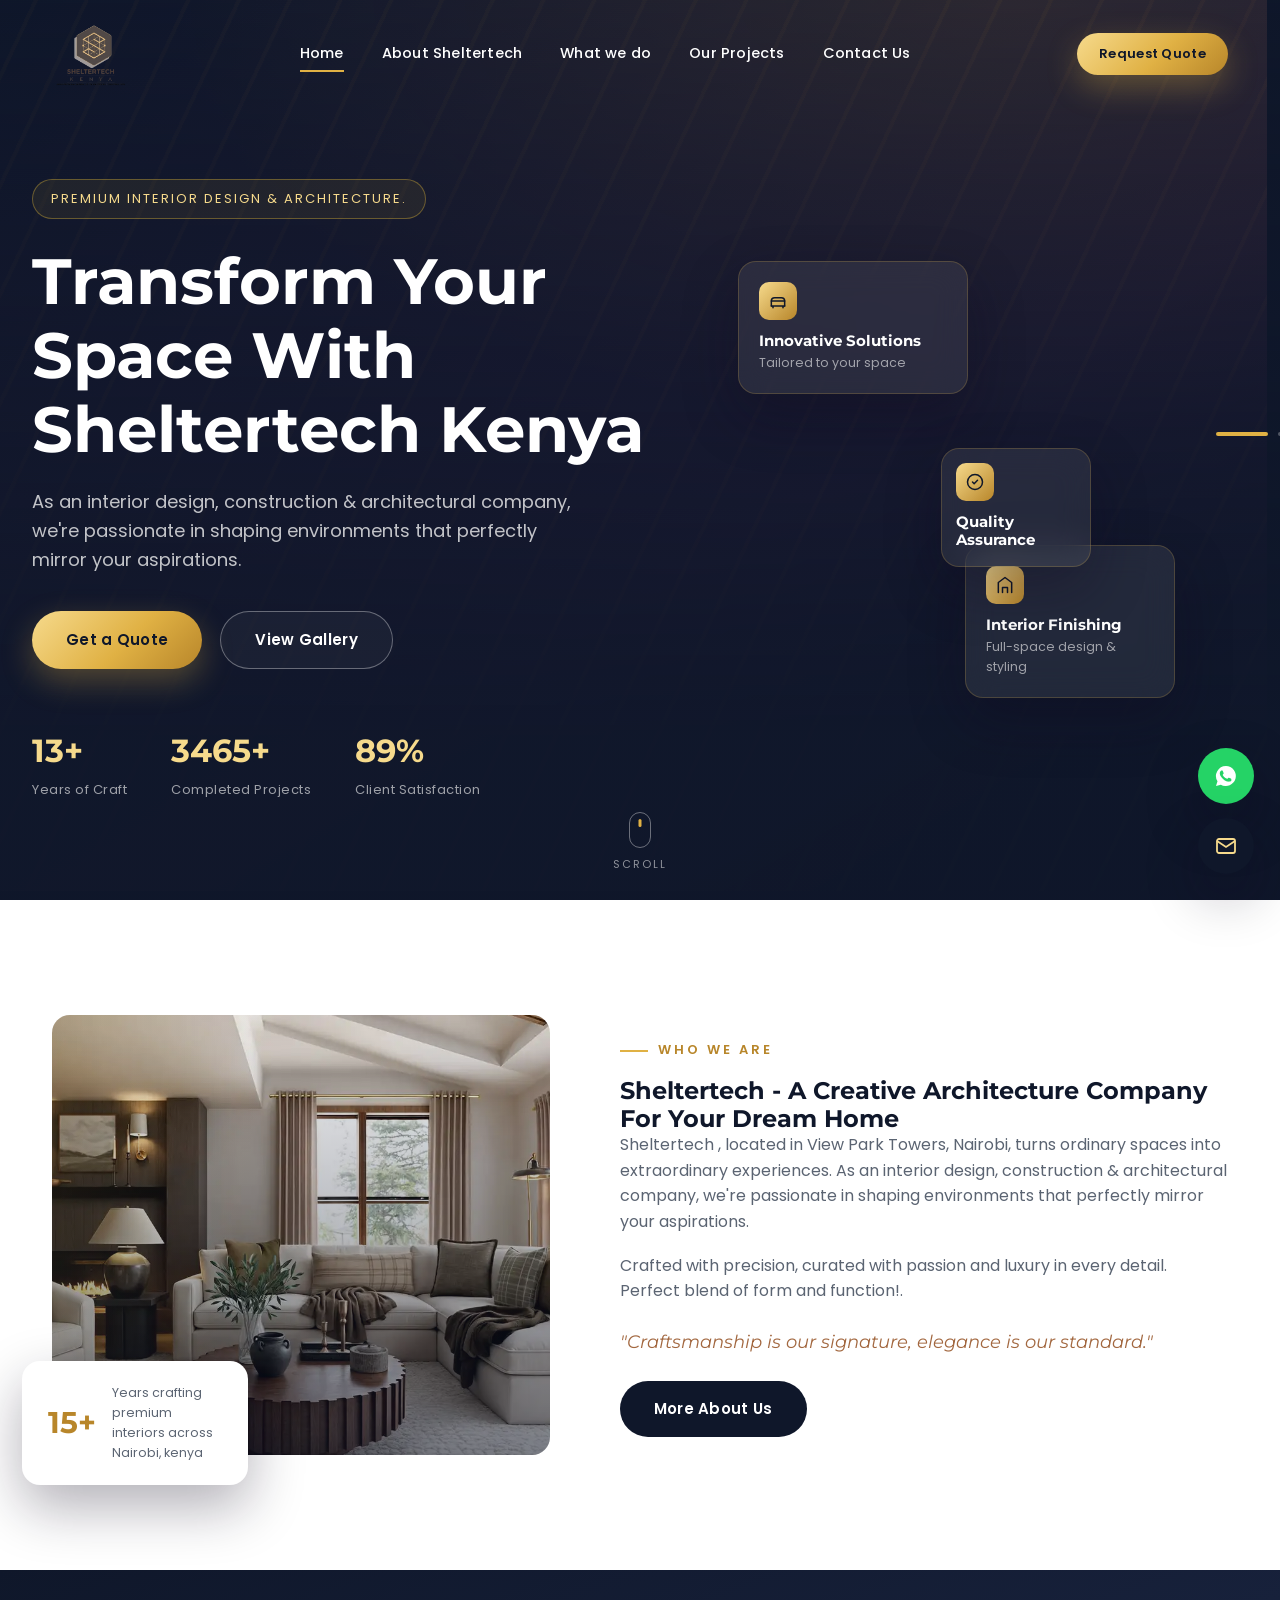
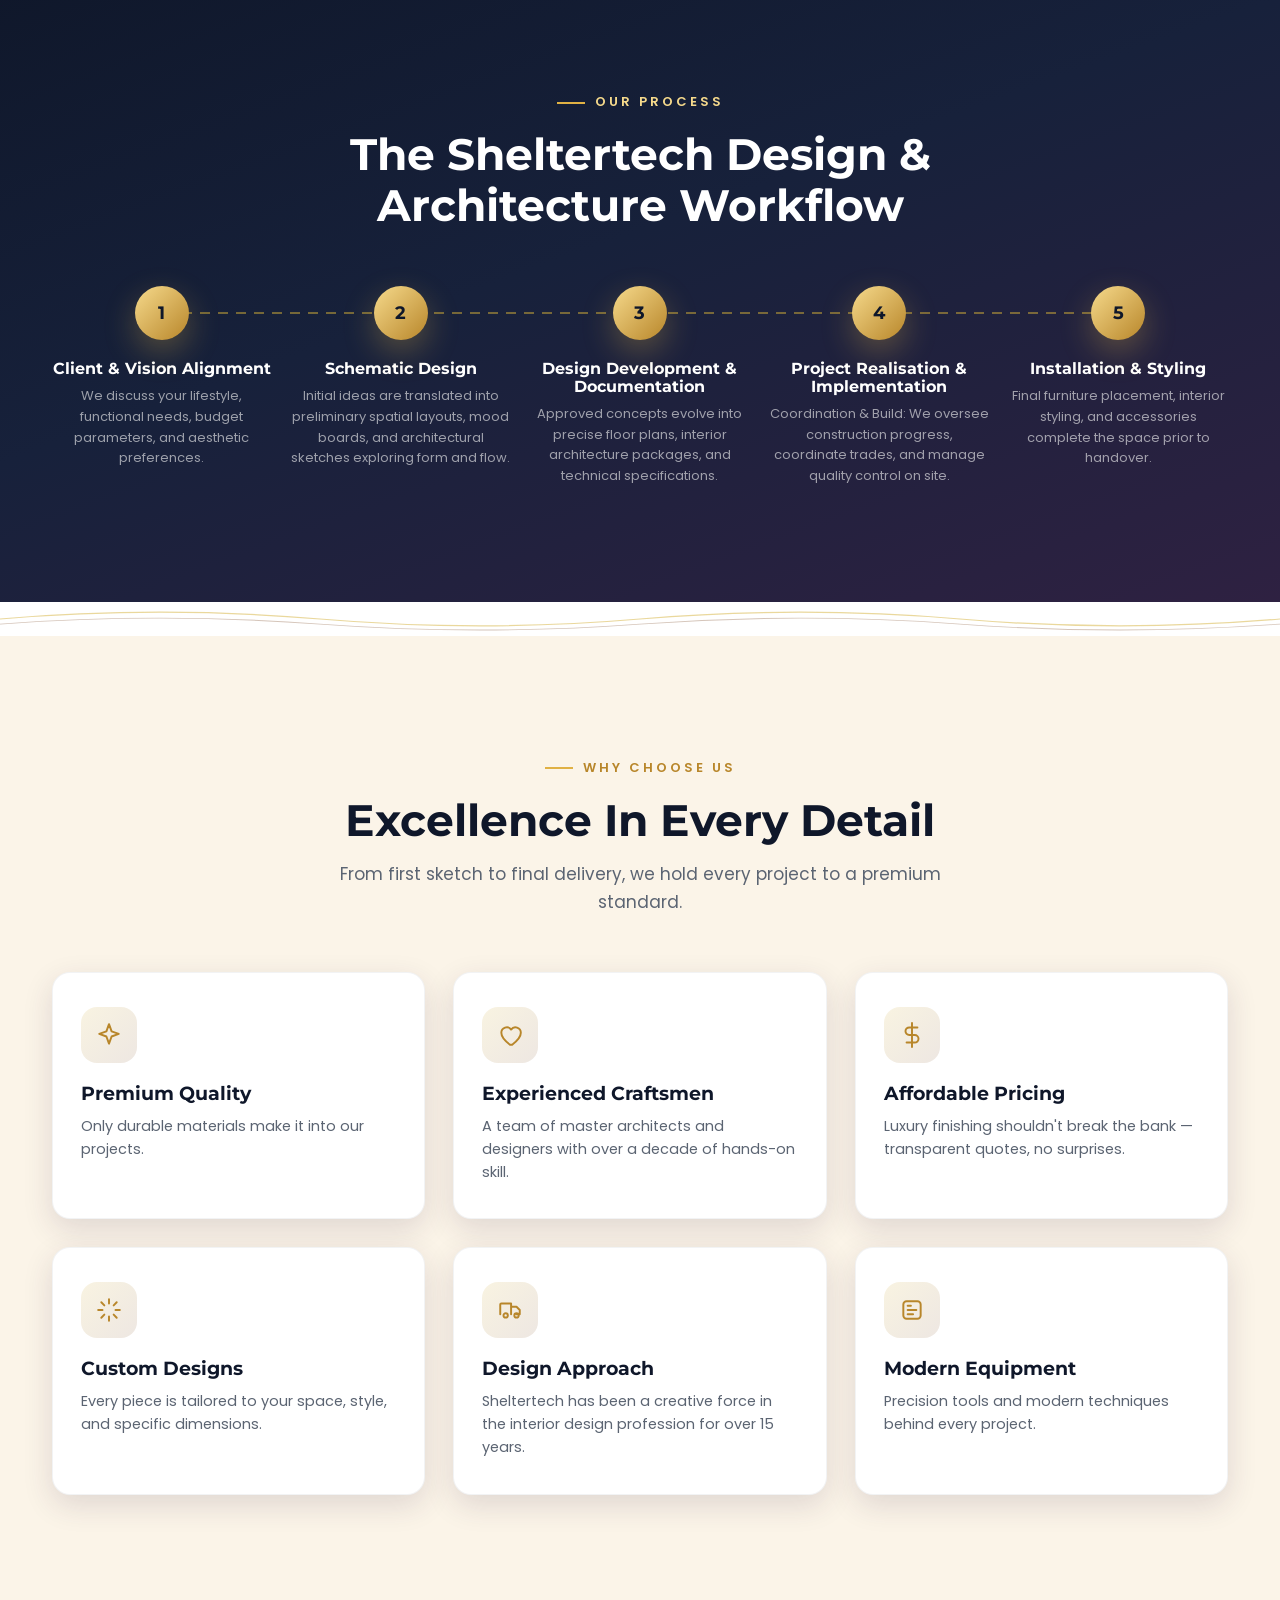
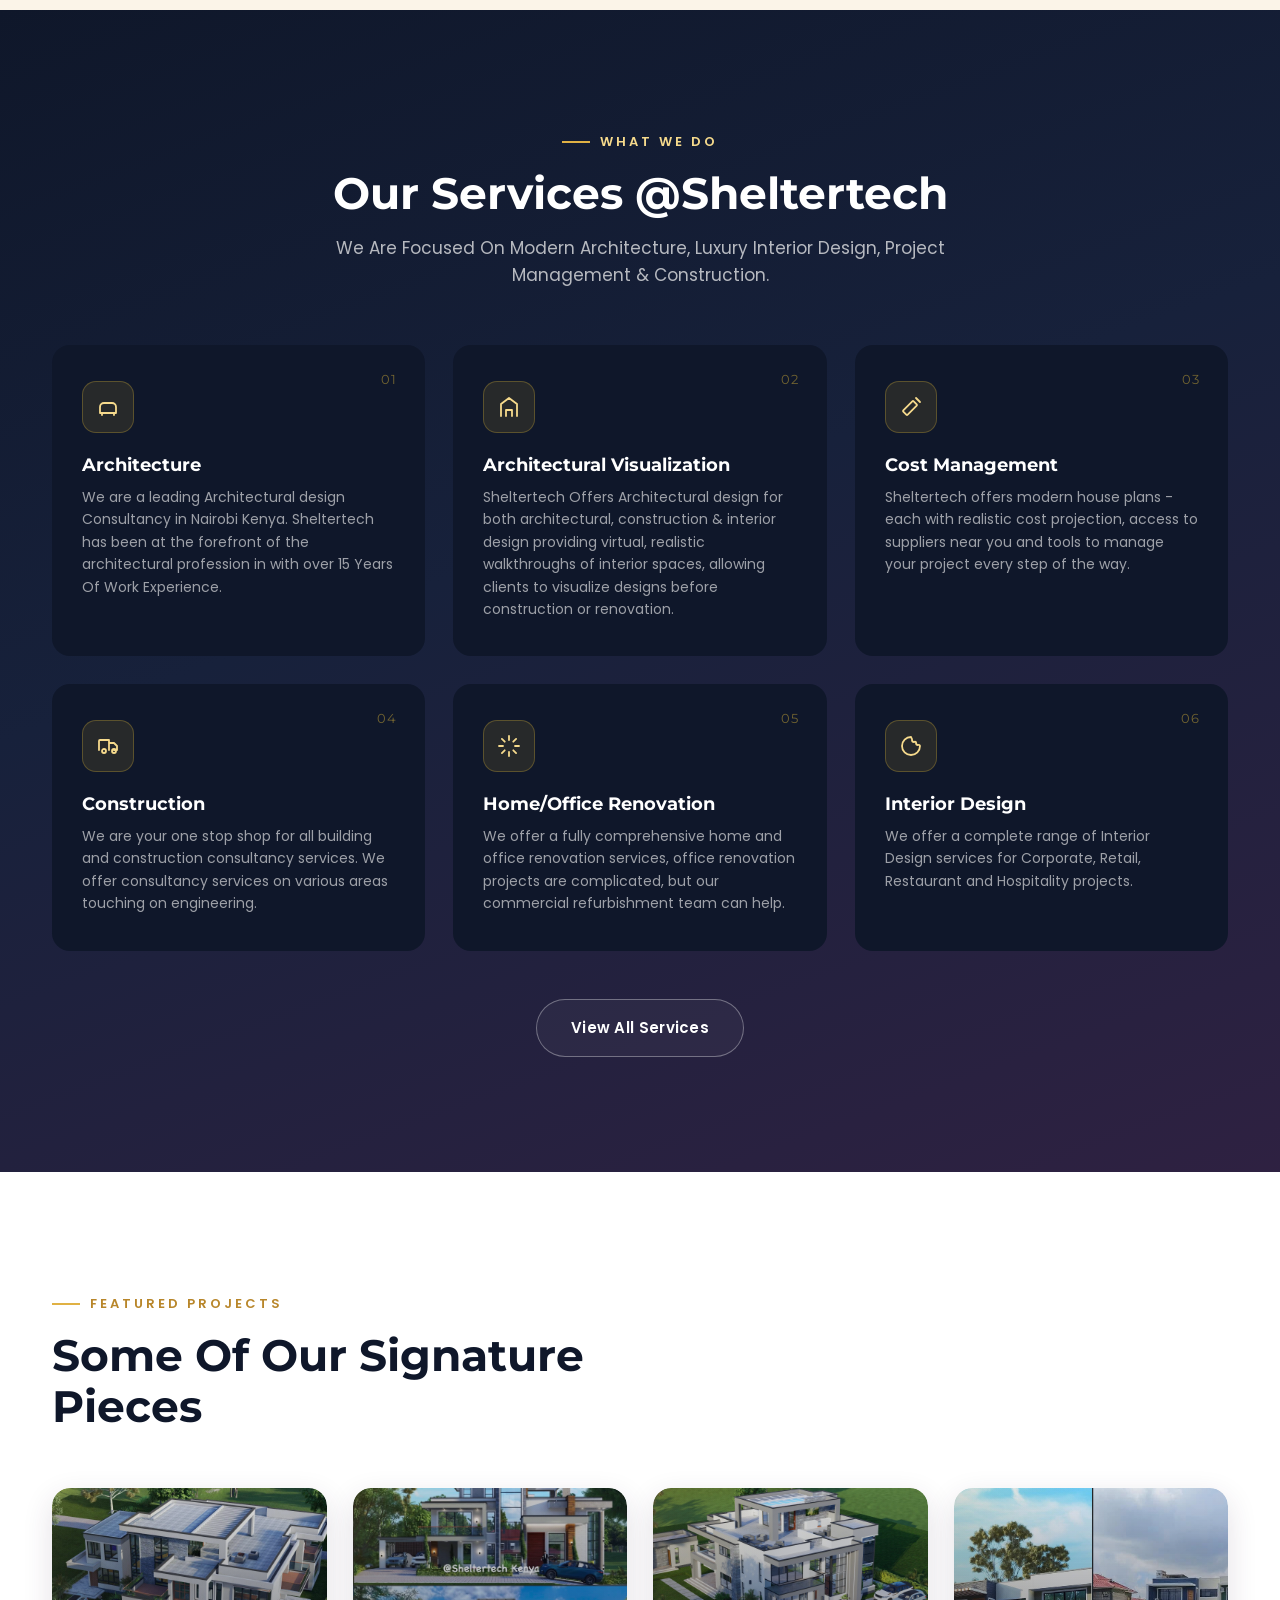
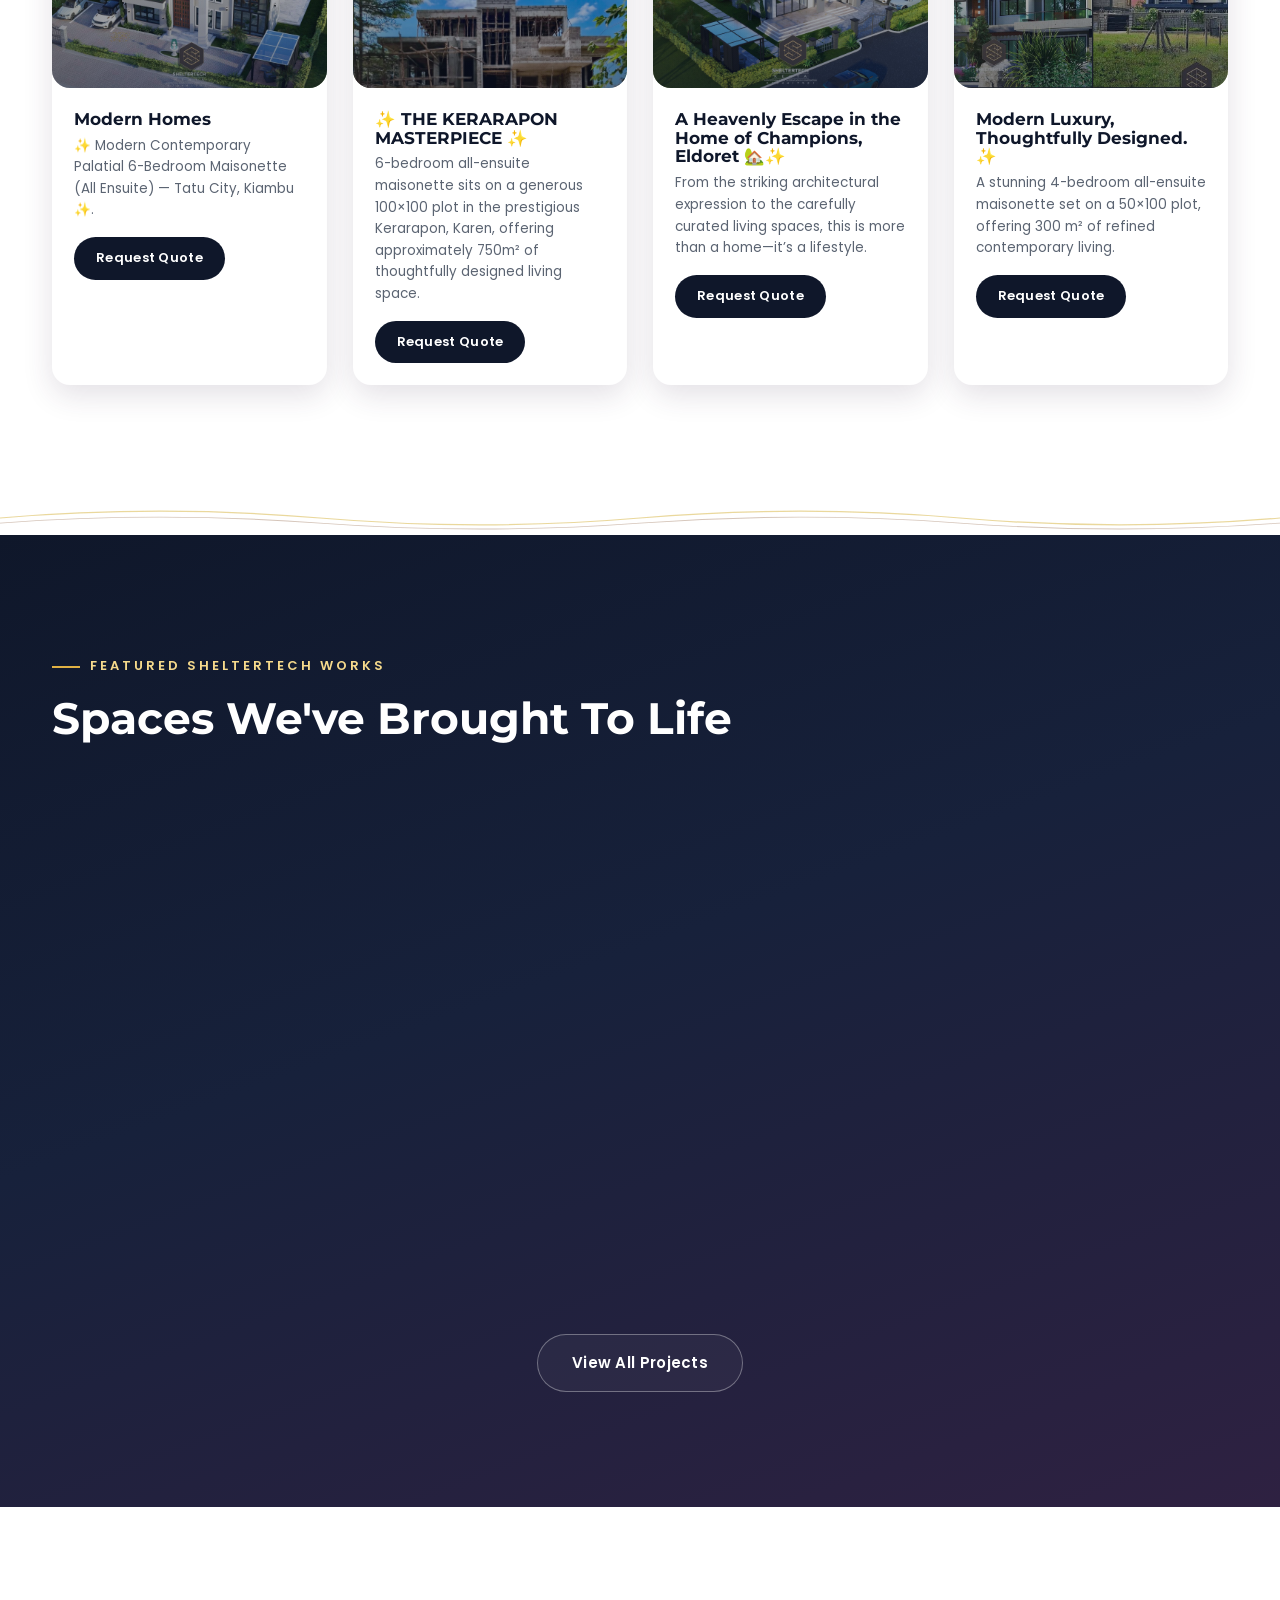
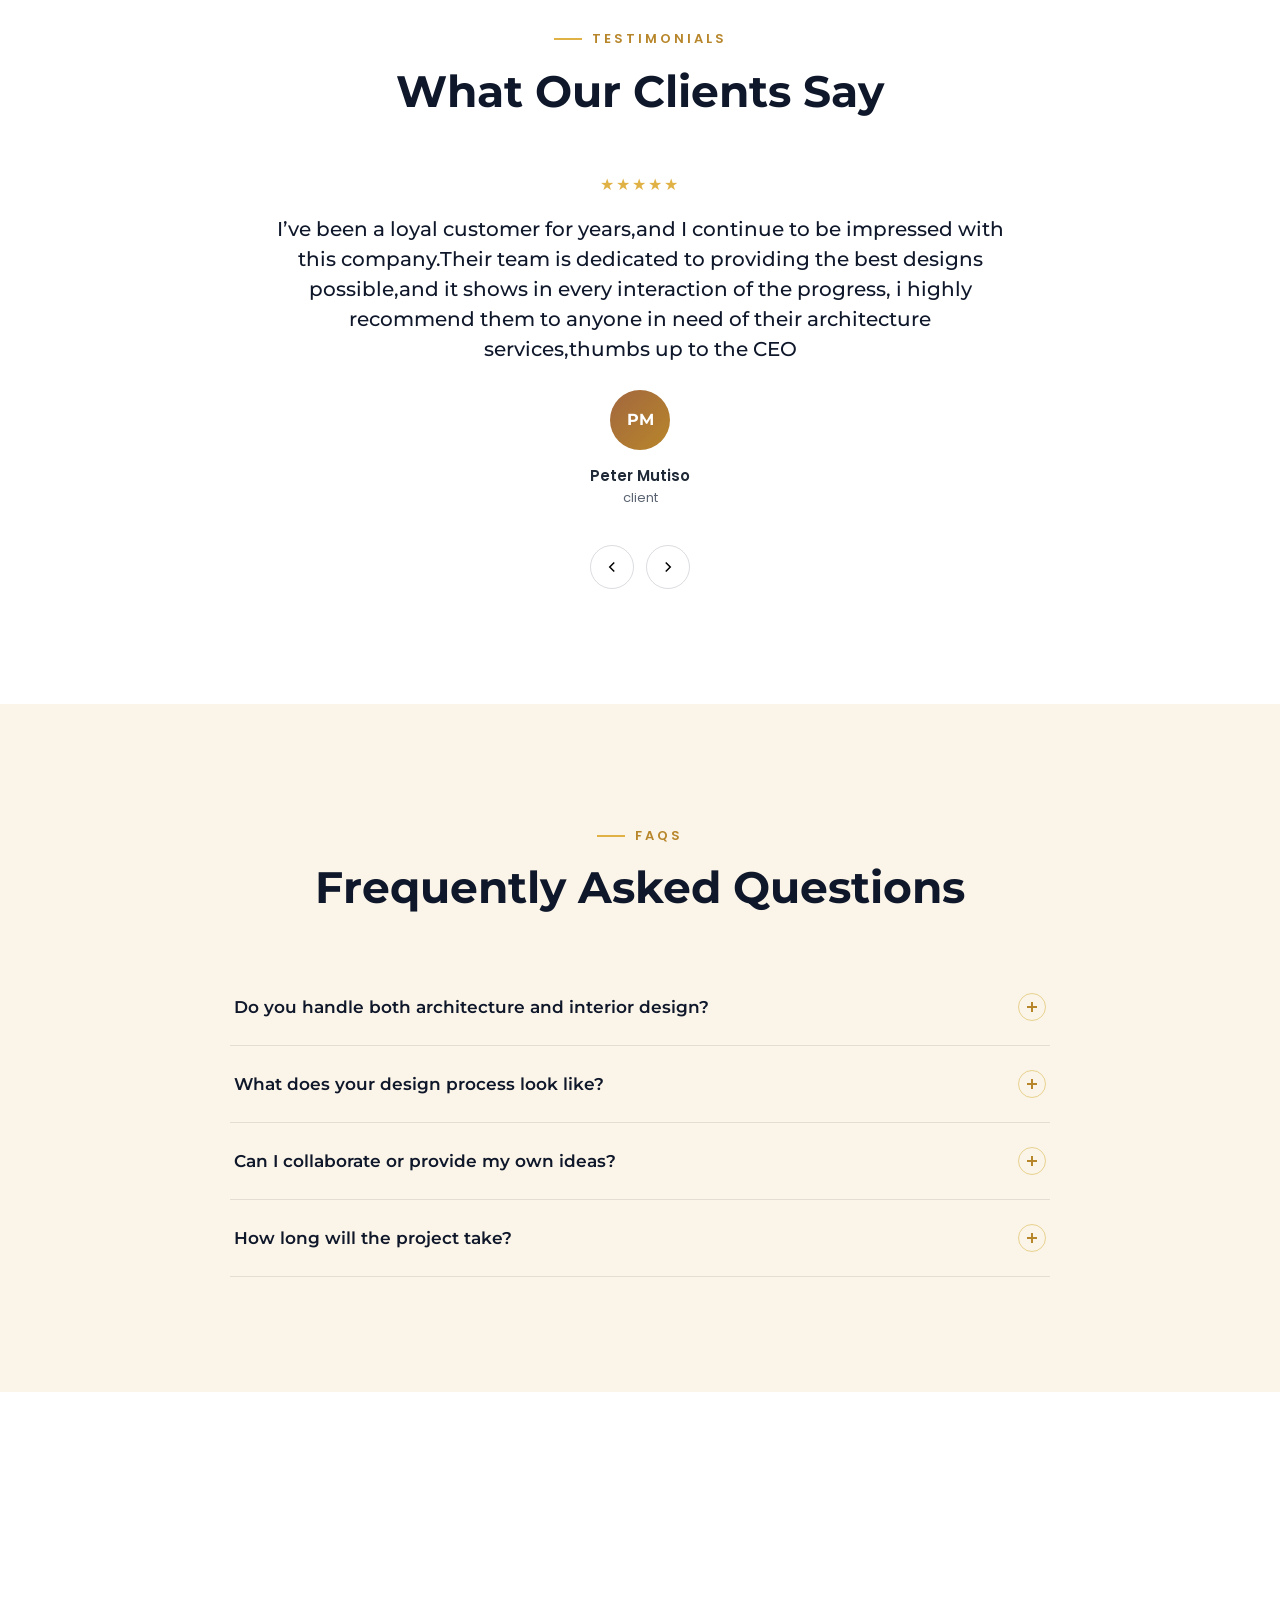
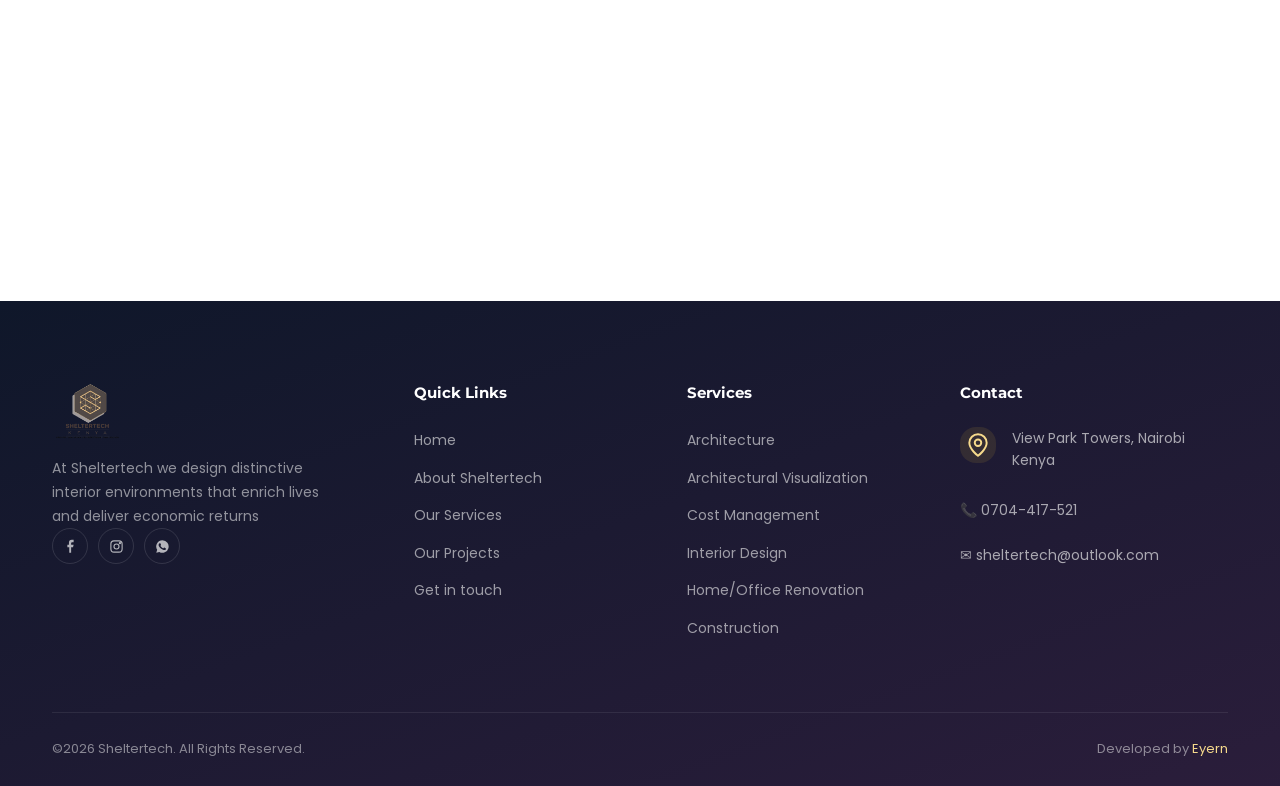
<file: index.html>
<!DOCTYPE html>
<html lang="en">

<head>
  <meta charset="UTF-8">
  <meta name="viewport" content="width=device-width, initial-scale=1.0">
  <title>Interior Design & Architecture firm in Nairobi - Sheltertech.</title>
  <meta name="description" content="Premium Architecture & Interior design Company in Nairobi">
  <link rel="icon" type="svg+xml" href="images/logo.png">
  <link rel="preconnect" href="https://fonts.googleapis.com">
  <link
    href="https://fonts.googleapis.com/css2?family=Montserrat:wght@500;600;700;800&family=Poppins:wght@300;400;500;600;700&display=swap"
    rel="stylesheet">
  <link rel="stylesheet" href="style.css">
  <link rel="stylesheet" href="responsive.css">
</head>

<body>

  <!-- PRELOADER -->
  <div id="preloader" aria-hidden="true">
    <div class="loader-mark"></div>
  </div>

  <!-- HEADER -->
  <header class="site-header">
    <div class="container nav-wrap">
      <a href="index.html" class="brand" aria-label="Sheltertech home">
        <img src="images/logo.png" alt="" class="logo-full">
        <img src="images/logo.png" alt="Sheltertech" class="logo-light">
      </a>
      <nav class="nav-links" id="navLinks">
        <a href="index.html">Home</a>
        <a href="about.html">About Sheltertech</a>
        <a href="services.html">What we do</a>
        <a href="projects.html">Our Projects</a>
        <a href="contact.html">Contact Us</a>
      </nav>
      <div class="nav-cta">
        <a href="contact.html#order" class="btn btn-primary btn-sm">Request Quote</a>
        <button class="hamburger" id="hamburger" aria-label="Toggle menu" aria-expanded="false">
          <span></span><span></span><span></span>
        </button>
      </div>
    </div>
  </header>

  <!-- HERO -->
  <section class="hero" id="home">
    <div class="hero-slides">
      <div class="hero-slide active">
        <div class="slide-bg"
          style="background-image:url('https://images.unsplash.com/photo-1638885930125-85350348d266?w=1600&q=78&auto=format&fit=crop&ixlib=rb-4.1.0')">
        </div>
      </div>
      <div class="hero-slide">
        <div class="slide-bg"
          style="background-image:url('https://images.unsplash.com/photo-1562438668-bcf0ca6578f0?w=1600&q=78&auto=format&fit=crop&ixlib=rb-4.1.0')">
        </div>
      </div>
      <div class="hero-slide">
        <div class="slide-bg"
          style="background-image:url('https://images.unsplash.com/photo-1706074793638-da28b90ea8ae?w=1600&q=78&auto=format&fit=crop&ixlib=rb-4.1.0')">
        </div>
      </div>
    </div>
    <div class="hero-overlay"></div>

    <div class="container hero-content">
      <div class="hero-grid">
        <div>
          <span class="hero-tag">Premium Interior Design &amp; Architecture.</span>
          <h1>Transform Your Space With<br>
            <span data-typing='["Sheltertech Kenya", "Interior Design", "Architecture"]'>Premium Furniture
              Craft</span>
          </h1>
          <p class="lead">As an interior design, construction & architectural company, we're
            passionate in shaping environments that perfectly mirror your aspirations.</p>
          <div class="hero-actions">
            <a href="contact.html#order" class="btn btn-primary">Get a Quote</a>
            <a href="projects.html" class="btn btn-outline">View Gallery</a>
          </div>
          <div class="hero-stats">
            <div class="stat"><b data-counter="15" data-suffix="+">0</b><span>Years of Craft</span></div>
            <div class="stat"><b data-counter="3850" data-suffix="+">0</b><span>Completed Projects</span></div>
            <div class="stat"><b data-counter="99" data-suffix="%">0</b><span>Client Satisfaction</span></div>
          </div>
        </div>

        <div class="hero-visual">
          <div class="floating-card card-1 reveal-zoom in-view">
            <div class="fc-icon"><svg viewBox="0 0 24 24" fill="none" stroke="currentColor" stroke-width="1.8"
                stroke-linecap="round" stroke-linejoin="round">
                <path d="M4 18v-6a4 4 0 0 1 4-4h8a4 4 0 0 1 4 4v6" />
                <path d="M4 18h16M6 18v2M18 18v2M4 12h16" />
              </svg></div>
            <h4>Innovative Solutions</h4>
            <p>Tailored to your space</p>
          </div>
          <div class="floating-card card-2 reveal-zoom in-view">
            <div class="fc-icon"><svg viewBox="0 0 24 24" fill="none" stroke="currentColor" stroke-width="1.8"
                stroke-linecap="round" stroke-linejoin="round">
                <path d="M4 21V9l8-6 8 6v12" />
                <path d="M9 21v-6h6v6" />
              </svg></div>
            <h4>Interior Finishing</h4>
            <p>Full-space design &amp; styling</p>
          </div>
          <div class="floating-card card-3 reveal-zoom in-view">
            <div class="fc-icon"><svg viewBox="0 0 24 24" fill="none" stroke="currentColor" stroke-width="1.8"
                stroke-linecap="round" stroke-linejoin="round">
                <circle cx="12" cy="12" r="9" />
                <path d="M9 12l2 2 4-4" />
              </svg></div>
            <h4>Quality Assurance</h4>
          </div>
        </div>
      </div>
    </div>

    <div class="container" style="position:relative;">
      <div class="slide-dots">
        <button class="active" aria-label="Slide 1"></button>
        <button aria-label="Slide 2"></button>
        <button aria-label="Slide 3"></button>
      </div>
    </div>

    <div class="scroll-indicator">
      <div class="mouse"></div><span>Scroll</span>
    </div>
  </section>

  <!-- ABOUT PREVIEW -->
  <section class="section about-preview">
    <div class="container grid2">
      <div class="about-visual reveal">
        <div class="tile photo" style="background-image:url('images/about-3.jpg')">
        </div>
        <div class="badge-float">
          <b>15+</b>
          <span>Years crafting premium interiors across Nairobi, kenya</span>
        </div>
      </div>
      <div class="about-copy reveal reveal-delay-1">
        <span class="eyebrow">Who We Are</span>
        <h2>Sheltertech - A Creative Architecture Company For Your Dream Home</h2>
        <p>Sheltertech , located in View Park Towers, Nairobi, turns ordinary spaces into extraordinary experiences.
          As an interior design, construction & architectural company, we're passionate in shaping environments that
          perfectly mirror your aspirations.</p>
        <p>Crafted with precision, curated with passion and luxury in every detail. Perfect blend of form and function!.
        </p>
        <p class="signature">"Craftsmanship is our signature, elegance is our standard."</p>
        <a href="about.html" class="btn btn-dark">More About Us</a>
      </div>
    </div>
  </section>



  <!-- PROCESS -->
  <section class="section section-dark">
    <div class="container">
      <div class="section-head center">
        <span class="eyebrow">Our Process</span>
        <h2>The Sheltertech Design & Architecture Workflow</h2>
      </div>
      <div class="process-track">
        <div class="process-step reveal">
          <div class="process-num">1</div>
          <h4>Client & Vision Alignment</h4>
          <p>We discuss your lifestyle, functional needs, budget parameters, and aesthetic preferences.</p>
        </div>
        <div class="process-step reveal reveal-delay-1">
          <div class="process-num">2</div>
          <h4>Schematic Design</h4>
          <p>Initial ideas are translated into preliminary spatial layouts, mood boards, and architectural sketches exploring form and flow.</p>
        </div>
        <div class="process-step reveal reveal-delay-2">
          <div class="process-num">3</div>
          <h4>Design Development & Documentation</h4>
          <p>Approved concepts evolve into precise floor plans, interior architecture packages, and technical specifications.</p>
        </div>
        <div class="process-step reveal">
          <div class="process-num">4</div>
          <h4>Project Realisation & Implementation</h4>
          <p>Coordination & Build: We oversee construction progress, coordinate trades, and manage quality control on site.</p>
        </div>
        <div class="process-step reveal reveal-delay-1">
          <div class="process-num">5</div>
          <h4>Installation & Styling</h4>
          <p>Final furniture placement, interior styling, and accessories complete the space prior to handover.</p>
        </div>
      </div>
    </div>
  </section>

  <div class="divider-wood"></div>

  <!-- WHY CHOOSE US -->
  <section class="section section-light">
    <div class="container">
      <div class="section-head center">
        <span class="eyebrow">Why Choose Us</span>
        <h2>Excellence In Every Detail</h2>
        <p>From first sketch to final delivery, we hold every project to a premium standard.</p>
      </div>
      <div class="why-grid">
        <div class="why-card reveal">
          <div class="why-icon"><svg viewBox="0 0 24 24" fill="none" stroke="currentColor" stroke-width="1.8"
              stroke-linecap="round" stroke-linejoin="round">
              <path d="M12 2l2.4 6.6L21 11l-6.6 2.4L12 20l-2.4-6.6L3 11l6.6-2.4z" />
            </svg></div>
          <h3>Premium Quality</h3>
          <p>Only durable materials make it into our projects.</p>
        </div>
        <div class="why-card reveal reveal-delay-1">
          <div class="why-icon"><svg viewBox="0 0 24 24" fill="none" stroke="currentColor" stroke-width="1.8"
              stroke-linecap="round" stroke-linejoin="round">
              <path d="M12 21c-4-3-8-6.5-8-11a5 5 0 0 1 9-3 5 5 0 0 1 9 3c0 4.5-4 8-8 11H12z" />
            </svg></div>
          <h3>Experienced Craftsmen</h3>
          <p>A team of master architects and designers with over a decade of hands-on skill.</p>
        </div>
        <div class="why-card reveal reveal-delay-2">
          <div class="why-icon"><svg viewBox="0 0 24 24" fill="none" stroke="currentColor" stroke-width="1.8"
              stroke-linecap="round" stroke-linejoin="round">
              <path d="M12 1v22M17 5H9.5a3.5 3.5 0 0 0 0 7h5a3.5 3.5 0 0 1 0 7H7" />
            </svg></div>
          <h3>Affordable Pricing</h3>
          <p>Luxury finishing shouldn't break the bank — transparent quotes, no surprises.</p>
        </div>
        <div class="why-card reveal">
          <div class="why-icon"><svg viewBox="0 0 24 24" fill="none" stroke="currentColor" stroke-width="1.8"
              stroke-linecap="round" stroke-linejoin="round">
              <path
                d="M12 2v4M12 18v4M4.9 4.9l2.8 2.8M16.3 16.3l2.8 2.8M2 12h4M18 12h4M4.9 19.1l2.8-2.8M16.3 7.7l2.8-2.8" />
            </svg></div>
          <h3>Custom Designs</h3>
          <p>Every piece is tailored to your space, style, and specific dimensions.</p>
        </div>
        <div class="why-card reveal reveal-delay-1">
          <div class="why-icon"><svg viewBox="0 0 24 24" fill="none" stroke="currentColor" stroke-width="1.8"
              stroke-linecap="round" stroke-linejoin="round">
              <path
                d="M3 16V7a1 1 0 0 1 1-1h9v10M14 9h4l3 3v4h-3M8 19a2 2 0 1 0 0-4 2 2 0 0 0 0 4zM18 19a2 2 0 1 0 0-4 2 2 0 0 0 0 4z" />
            </svg></div>
          <h3>Design Approach</h3>
          <p>Sheltertech has been a creative force in the interior design profession for over 15 years.</p>
        </div>
        <div class="why-card reveal reveal-delay-2">
          <div class="why-icon"><svg viewBox="0 0 24 24" fill="none" stroke="currentColor" stroke-width="1.8"
              stroke-linecap="round" stroke-linejoin="round">
              <rect x="4" y="4" width="16" height="16" rx="3" />
              <path d="M8 12h8M8 16h5M8 8h3" />
            </svg></div>
          <h3>Modern Equipment</h3>
          <p>Precision tools and modern techniques behind every project.</p>
        </div>
      </div>
    </div>
  </section>

  <!-- SERVICES PREVIEW -->
  <section class="section section-dark">
    <div class="container">
      <div class="section-head center">
        <span class="eyebrow">What We Do</span>
        <h2>Our Services @Sheltertech</h2>
        <p>We Are Focused On Modern Architecture, Luxury Interior Design, Project Management & Construction.</p>
      </div>
      <div class="services-grid">
        <div class="service-card reveal">
          <span class="num">01</span>
          <div class="service-icon"><svg viewBox="0 0 24 24" fill="none" stroke="currentColor" stroke-width="1.8"
              stroke-linecap="round" stroke-linejoin="round">
              <path d="M4 18v-6a4 4 0 0 1 4-4h8a4 4 0 0 1 4 4v6M4 18h16M6 18v2M18 18v2" />
            </svg></div>
          <h3>Architecture</h3>
          <p>We are a leading Architectural design Consultancy in Nairobi Kenya. Sheltertech has been at the forefront
            of the architectural profession in with over 15 Years Of Work Experience.</p>
        </div>
        <div class="service-card reveal reveal-delay-1">
          <span class="num">02</span>
          <div class="service-icon"><svg viewBox="0 0 24 24" fill="none" stroke="currentColor" stroke-width="1.8"
              stroke-linecap="round" stroke-linejoin="round">
              <path d="M4 21V9l8-6 8 6v12M9 21v-6h6v6" />
            </svg></div>
          <h3>Architectural Visualization</h3>
          <p>Sheltertech Offers Architectural design for both architectural, construction & interior design providing
            virtual, realistic walkthroughs of interior spaces, allowing clients to visualize designs before
            construction or renovation.</p>
        </div>
        <div class="service-card reveal reveal-delay-2">
          <span class="num">03</span>
          <div class="service-icon"><svg viewBox="0 0 24 24" fill="none" stroke="currentColor" stroke-width="1.8"
              stroke-linecap="round" stroke-linejoin="round">
              <path d="M14.7 6.3a1 1 0 0 0-1.4 0l-9 9a1 1 0 0 0 0 1.4l3 3a1 1 0 0 0 1.4 0l9-9a1 1 0 0 0 0-1.4z" />
              <path d="M17 3l4 4" />
            </svg></div>
          <h3>Cost Management</h3>
          <p>Sheltertech offers modern house plans - each with realistic cost projection, access to suppliers near you
            and tools to manage your project every step of the way.</p>
        </div>
        <div class="service-card reveal">
          <span class="num">04</span>
          <div class="service-icon"><svg viewBox="0 0 24 24" fill="none" stroke="currentColor" stroke-width="1.8"
              stroke-linecap="round" stroke-linejoin="round">
              <path
                d="M3 16V7a1 1 0 0 1 1-1h9v10M14 9h4l3 3v4h-3M8 19a2 2 0 1 0 0-4 2 2 0 0 0 0 4zM18 19a2 2 0 1 0 0-4 2 2 0 0 0 0 4z" />
            </svg></div>
          <h3>Construction</h3>
          <p>We are your one stop shop for all building and construction consultancy services. We offer consultancy
            services on various areas touching on engineering.</p>

        </div>
        <div class="service-card reveal reveal-delay-1">
          <span class="num">05</span>
          <div class="service-icon"><svg viewBox="0 0 24 24" fill="none" stroke="currentColor" stroke-width="1.8"
              stroke-linecap="round" stroke-linejoin="round">
              <path
                d="M12 2v4M12 18v4M4.9 4.9l2.8 2.8M16.3 16.3l2.8 2.8M2 12h4M18 12h4M4.9 19.1l2.8-2.8M16.3 7.7l2.8-2.8" />
            </svg></div>
          <h3>Home/Office Renovation</h3>
          <p>We offer a fully comprehensive home and office renovation services, office renovation projects are
            complicated, but our commercial refurbishment team can help.</p>
        </div>
        <div class="service-card reveal reveal-delay-2">
          <span class="num">06</span>
          <div class="service-icon"><svg viewBox="0 0 24 24" fill="none" stroke="currentColor" stroke-width="1.8"
              stroke-linecap="round" stroke-linejoin="round">
              <path d="M12 3a9 9 0 1 0 9 9c0-1-1-1.5-2-1a2 2 0 0 1-2-2c.5-1-1-2-2-1a2 2 0 0 1-2-2c.5-1.5-1-2-1-3z" />
            </svg></div>
          <h3>Interior Design</h3>
          <p>We offer a complete range of Interior Design services for Corporate, Retail, Restaurant and Hospitality
            projects.</p>

        </div>
      </div>
      <div style="text-align:center;margin-top:48px;">
        <a href="services.html" class="btn btn-outline">View All Services</a>
      </div>
    </div>
  </section>

  <!-- FEATURED FURNITURE -->
  <section class="section">
    <div class="container">
      <div class="section-head">
        <span class="eyebrow">Featured Projects</span>
        <h2>Some Of Our Signature Pieces</h2>
      </div>
      <div class="product-scroller">
        <div class="product-card reveal">
          <div class="tile photo" style="background-image:url('images/project-1.jpg')">
          </div>
          <div class="p-body">
            <h4>Modern Homes</h4>
            <p>✨ Modern Contemporary Palatial 6-Bedroom Maisonette (All Ensuite) — Tatu City, Kiambu ✨.</p><a
              href="contact.html#order" class="btn btn-dark btn-sm">Request Quote</a>
          </div>
        </div>
        <div class="product-card reveal reveal-delay-1">
          <div class="tile photo"
            style="background-image:url('images/project-2.jpg')">
          </div>
          <div class="p-body">
            <h4>✨ THE KERARAPON MASTERPIECE ✨</h4>
            <p>6-bedroom all-ensuite
              maisonette sits on a generous 100×100 plot in the prestigious Kerarapon, Karen, offering approximately
              750m² of thoughtfully designed living space.</p><a href="contact.html#order"
              class="btn btn-dark btn-sm">Request Quote</a>
          </div>
        </div>
        <div class="product-card reveal reveal-delay-2">
          <div class="tile photo"
            style="background-image:url('images/project-3.jpg')">
          </div>
          <div class="p-body">
            <h4>A Heavenly Escape in the Home of Champions, Eldoret 🏡✨</h4>
            <p>From the striking architectural expression to the carefully curated living spaces, this is more than a home—it’s a lifestyle.</p><a href="contact.html#order"
              class="btn btn-dark btn-sm">Request Quote</a>
          </div>
        </div>
        <div class="product-card reveal">
          <div class="tile photo"
            style="background-image:url('images/project-4.jpg')">
          </div>
          <div class="p-body">
            <h4>Modern Luxury, Thoughtfully Designed. ✨</h4>
            <p>A stunning 4-bedroom all-ensuite maisonette set on a 50×100 plot, offering 300 m² of refined contemporary living.</p><a href="contact.html#order"
              class="btn btn-dark btn-sm">Request Quote</a>
          </div>
        </div>
      </div>
    </div>
  </section>

  <div class="divider-wood"></div>


  <!-- INTERIOR SHOWCASE -->
  <section class="section section-dark">
    <div class="container">
      <div class="section-head">
        <span class="eyebrow">featured sheltertech works</span>
        <h2>Spaces We've Brought To Life</h2>
      </div>
      <div class="showcase-grid">
        <div class="tile photo g-a reveal"
          style="background-image:url('images/gallery/project-10.jpg')">
        </div>
        <div class="tile photo g-b reveal reveal-delay-1"
          style="background-image:url('images/gallery/project-4.jpg')">
        </div>
        <div class="tile photo g-c reveal reveal-delay-2"
          style="background-image:url('images/gallery/project-2.jpg')">
        </div>
        <div class="tile photo g-c reveal"
          style="background-image:url('images/gallery/project-7.jpg')">
        </div>
        <div class="tile photo g-b reveal reveal-delay-1"
          style="background-image:url('images/gallery/project-9.jpg')">
        </div>
        <div class="tile photo g-c reveal reveal-delay-2"
          style="background-image:url('images/gallery/project-1.jpg')">
        </div>
        <div class="tile photo g-c reveal"
          style="background-image:url('images/gallery/project-8.jpg')">
        </div>
      </div>
      <div style="text-align:center;margin-top:48px;">
        <a href="projects.html" class="btn btn-outline">View All Projects</a>
      </div>
    </div>
  </section>

  <!-- TESTIMONIALS -->
  <section class="section">
    <div class="container">
      <div class="section-head center">
        <span class="eyebrow">Testimonials</span>
        <h2>What Our Clients Say</h2>
      </div>
      <div class="testimonial-slider">
        <div class="t-track">
          <div class="t-slide">
            <div class="t-stars">★★★★★</div>
            <p class="t-quote">I’ve been a loyal customer for years,and I continue to be impressed with this
              company.Their team is dedicated to providing the best designs possible,and it shows in
              every interaction of the progress,
              i highly recommend them to anyone in need of their architecture services,thumbs up to
              the CEO</p>
            <div class="t-avatar">PM</div>
            <div class="t-name">Peter Mutiso</div>
            <div class="t-role">client</div>
          </div>
          <div class="t-slide">
            <div class="t-stars">★★★★★</div>
            <p class="t-quote">Excellent Service..did a fantastic job transforming my space. Stylish, professional, and
              efficient..highly recommended....</p>
            <div class="t-avatar">CC</div>
            <div class="t-name">Cynthia Chege</div>
            <div class="t-role">Homeowner</div>
          </div>
          <div class="t-slide">
            <div class="t-stars">★★★★★</div>
            <p class="t-quote">Very exquisite place, lovely customer service and very accommodating staff. They also
              have a very wide selection of ideas, tuned towards addressing any possible need. I was
              impressed by the level of detail they put into ensuring my house was perfect. Would
              definitely recommend them to everyone.</p>
            <div class="t-avatar">KN</div>
            <div class="t-name">Kevin Nyawanda.</div>
            <div class="t-role">client</div>
          </div>
        </div>
        <div class="t-nav">
          <button class="t-prev" aria-label="Previous testimonial"><svg viewBox="0 0 24 24" fill="none"
              stroke="currentColor" stroke-width="2">
              <path d="M15 18l-6-6 6-6" />
            </svg></button>
          <button class="t-next" aria-label="Next testimonial"><svg viewBox="0 0 24 24" fill="none"
              stroke="currentColor" stroke-width="2">
              <path d="M9 18l6-6-6-6" />
            </svg></button>
        </div>
      </div>
    </div>
  </section>

  <!-- FAQ -->
  <section class="section section-light">
    <div class="container">
      <div class="section-head center">
        <span class="eyebrow">FAQs</span>
        <h2>Frequently Asked Questions</h2>
      </div>
      <div class="faq-list">
        <div class="faq-item">
          <button class="faq-q">Do you handle both architecture and interior design?<span class="plus"></span></button>
          <div class="faq-a">
            <p>Yes. Combining both services ensures a seamless transition from the structural shell to the final interior decor.</p>
          </div>
        </div>
        <div class="faq-item">
          <button class="faq-q">What does your design process look like?<span class="plus"></span></button>
          <div class="faq-a">
            <p>Our process starts with an initial consultation to understand your goals and budget. Next comes schematic design, space planning, material selection, 3D renderings, and final construction documentation before building begins</p>
          </div>
        </div>
        <div class="faq-item">
          <button class="faq-q">Can I collaborate or provide my own ideas?<span class="plus"></span></button>
          <div class="faq-a">
            <p>Yes. We welcome your inspiration images, lifestyle needs, and functional ideas to make sure the final design matches your personal taste</p>
          </div>
        </div>
        <div class="faq-item">
          <button class="faq-q">How long will the project take?<span class="plus"></span></button>
          <div class="faq-a">
            <p>Timelines depend on whether you are doing a simple room makeover, a full home renovation, or a new architectural build. Small spaces may take a few weeks in design, while full construction projects can span several months.</p>
          </div>
        </div>
      </div>
    </div>
  </section>

  <br>

  <iframe
    src="https://www.google.com/maps/embed?pb=!1m18!1m12!1m3!1d3988.818370003739!2d36.81349417496554!3d-1.2828011987049968!2m3!1f0!2f0!3f0!3m2!1i1024!2i768!4f13.1!3m3!1m2!1s0x182f17ea476836f1%3A0x11890c93d1a6f1cd!2sSheltertech%20Interiors!5e0!3m2!1sen!2ske!4v1790216488701!5m2!1sen!2ske"
    width="100%" height="450" style="border:0;" allowfullscreen="" loading="lazy"
    referrerpolicy="strict-origin-when-cross-origin"></iframe>

  <br><br>

  <!-- FOOTER -->
  <footer class="site-footer">
    <div class="container">
      <div class="footer-grid">
        <div class="footer-about">
          <img src="images/logo.png" alt="Sheltertech">
          <p>At Sheltertech we design distinctive interior environments that enrich lives and deliver economic returns
          </p>
          <div class="footer-social">
            <a href="https://www.facebook.com/sheltertechkenya/" aria-label="Facebook"><svg viewBox="0 0 24 24" fill="currentColor">
                <path d="M13 22v-9h3l1-4h-4V7c0-1 .3-2 2-2h2V1h-3c-3 0-4.5 2-4.5 4.5V9H7v4h3v9z" />
              </svg></a>
            <a href="https://www.instagram.com/sheltertech_interiors/" aria-label="Instagram"><svg viewBox="0 0 24 24" fill="none" stroke="currentColor"
                stroke-width="1.8">
                <rect x="3" y="3" width="18" height="18" rx="5" />
                <circle cx="12" cy="12" r="4" />
                <circle cx="17.5" cy="6.5" r="1" />
              </svg></a>
            <a href="https://wa.me/254704417521" aria-label="WhatsApp"><svg viewBox="0 0 24 24" fill="currentColor">
                <path
                  d="M12 2a10 10 0 0 0-8.5 15.3L2 22l4.9-1.3A10 10 0 1 0 12 2zm5.6 14.2c-.2.7-1.4 1.3-2 1.4-.5.1-1.2.1-1.9-.1-.4-.1-1-.3-1.7-.6-3-1.3-4.9-4.3-5-4.5-.2-.2-1.2-1.6-1.2-3 0-1.4.7-2.1 1-2.4.3-.3.6-.4.8-.4h.6c.2 0 .4 0 .6.5.2.5.8 1.9.8 2 .1.2.1.3 0 .5-.1.2-.1.3-.3.5l-.4.5c-.1.2-.3.3-.1.6.2.3.8 1.3 1.7 2.1 1.2 1 2.1 1.4 2.4 1.5.3.1.5.1.6-.1l.7-.8c.3-.3.5-.3.8-.2l1.8.9c.2.1.4.2.5.3.1.2.1.9-.1 1.6z" />
              </svg></a>
          </div>
        </div>
        <div class="footer-col">
          <h5>Quick Links</h5>
          <ul>
            <li><a href="index.html">Home</a></li>
            <li><a href="about.html">About Sheltertech</a></li>
            <li><a href="services.html">Our Services</a></li>
            <li><a href="projects.html">Our Projects</a></li>
            <li><a href="contact.html">Get in touch</a></li>
          </ul>
        </div>
        <div class="footer-col">
          <h5>Services</h5>
          <ul>
            <li><a href="services.html">Architecture</a></li>
            <li><a href="services.html">Architectural Visualization</a></li>
            <li><a href="services.html">Cost Management</a></li>
            <li><a href="services.html">Interior Design</a></li>
            <li><a href="services.html">Home/Office Renovation</a></li>
            <li><a href="services.html">Construction</a></li>

          </ul>
        </div>
        <div class="footer-col">
          <h5>Contact</h5>
          <div class="info-row">
            <div class="why-icon" style="width:36px;height:36px;"><svg viewBox="0 0 24 24" fill="none"
                stroke="currentColor" stroke-width="1.8">
                <path d="M20 10c0 6-8 12-8 12s-8-6-8-12a8 8 0 0 1 16 0z" />
                <circle cx="12" cy="10" r="3" />
              </svg></div>
            <p>View Park Towers, Nairobi Kenya</p>
          </div>
          <div class="info-row">
            <p>📞 0704-417-521<br><br>✉   sheltertech@outlook.com</p>
          </div>
        </div>
      </div>
      <div class="footer-bottom">
        <span>©2026 Sheltertech. All Rights Reserved.</span>
        <span class="credit">Developed by <a href="tel:+254722424220">Eyern</a></span>
      </div>
    </div>
  </footer>

  <!-- FLOATING BUTTONS -->
  <div class="fab-stack">
    <a class="fab fab-whatsapp" href="https://wa.me/254704417521" target="_blank" rel="noopener"
      aria-label="Chat on WhatsApp">
      <span class="fab-tooltip">Chat on WhatsApp</span>
      <svg viewBox="0 0 24 24" fill="currentColor">
        <path
          d="M12 2a10 10 0 0 0-8.5 15.3L2 22l4.9-1.3A10 10 0 1 0 12 2zm5.6 14.2c-.2.7-1.4 1.3-2 1.4-.5.1-1.2.1-1.9-.1-.4-.1-1-.3-1.7-.6-3-1.3-4.9-4.3-5-4.5-.2-.2-1.2-1.6-1.2-3 0-1.4.7-2.1 1-2.4.3-.3.6-.4.8-.4h.6c.2 0 .4 0 .6.5.2.5.8 1.9.8 2 .1.2.1.3 0 .5-.1.2-.1.3-.3.5l-.4.5c-.1.2-.3.3-.1.6.2.3.8 1.3 1.7 2.1 1.2 1 2.1 1.4 2.4 1.5.3.1.5.1.6-.1l.7-.8c.3-.3.5-.3.8-.2l1.8.9c.2.1.4.2.5.3.1.2.1.9-.1 1.6z" />
      </svg>
    </a>
    <a class="fab fab-email" href="mailto:sheltertech@outlook.com" aria-label="Email us">
      <span class="fab-tooltip">Email Us</span>
      <svg viewBox="0 0 24 24" fill="none" stroke="currentColor" stroke-width="1.8">
        <rect x="3" y="5" width="18" height="14" rx="2" />
        <path d="M3 7l9 6 9-6" />
      </svg>
    </a>
  </div>

  <script src="script.js"></script>
</body>

</html>
</file>
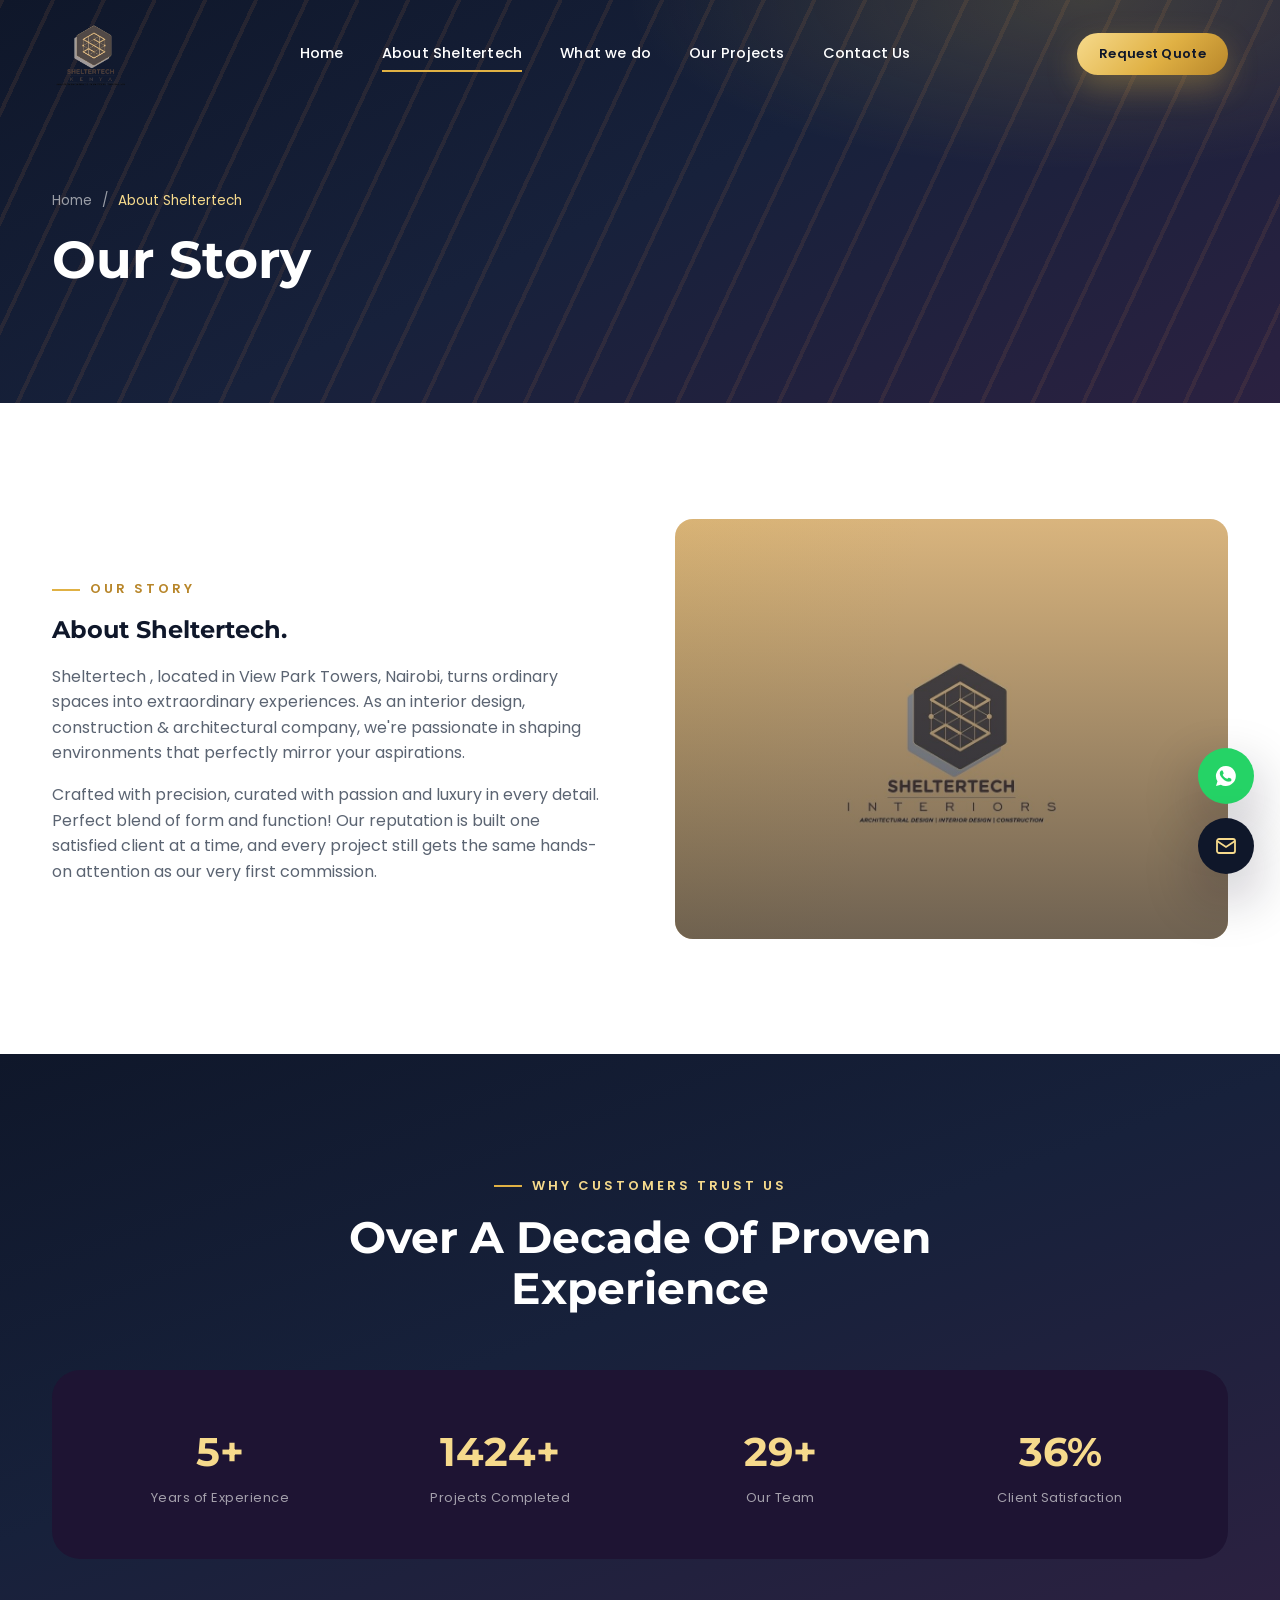
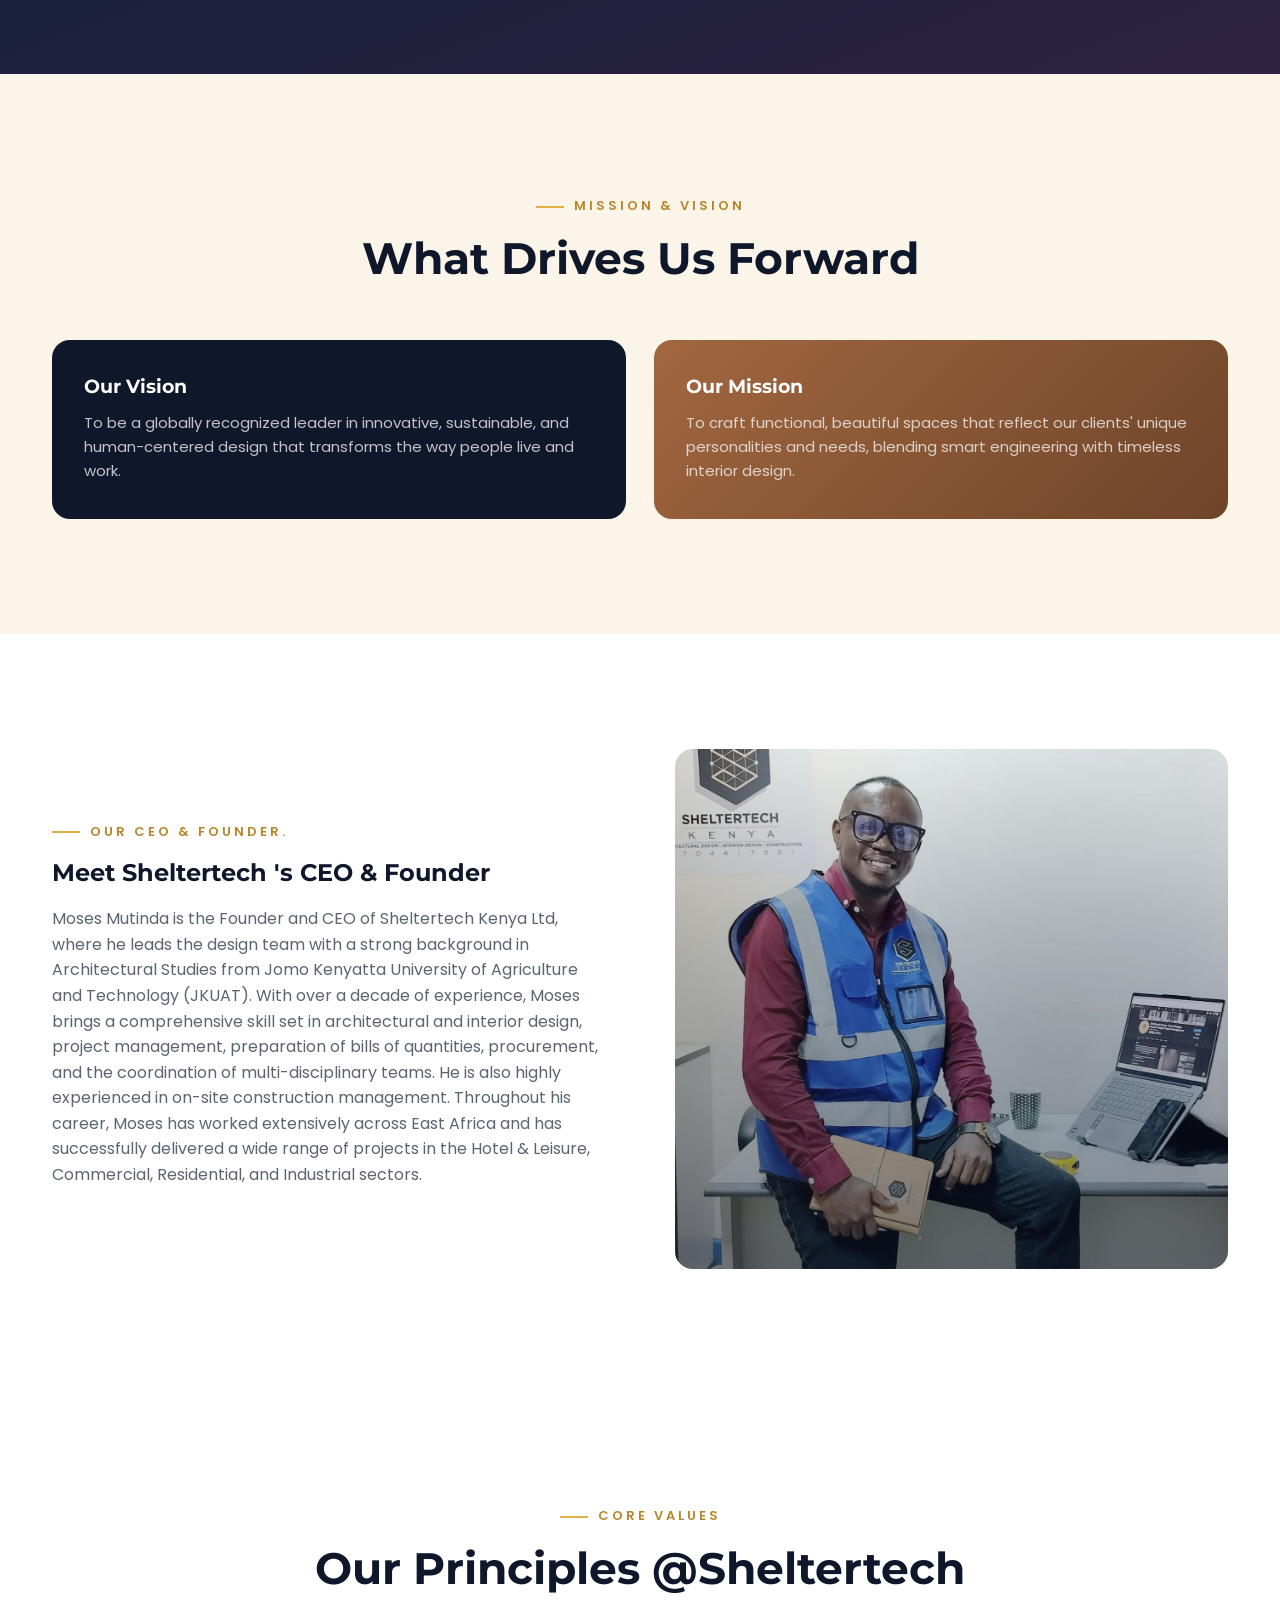
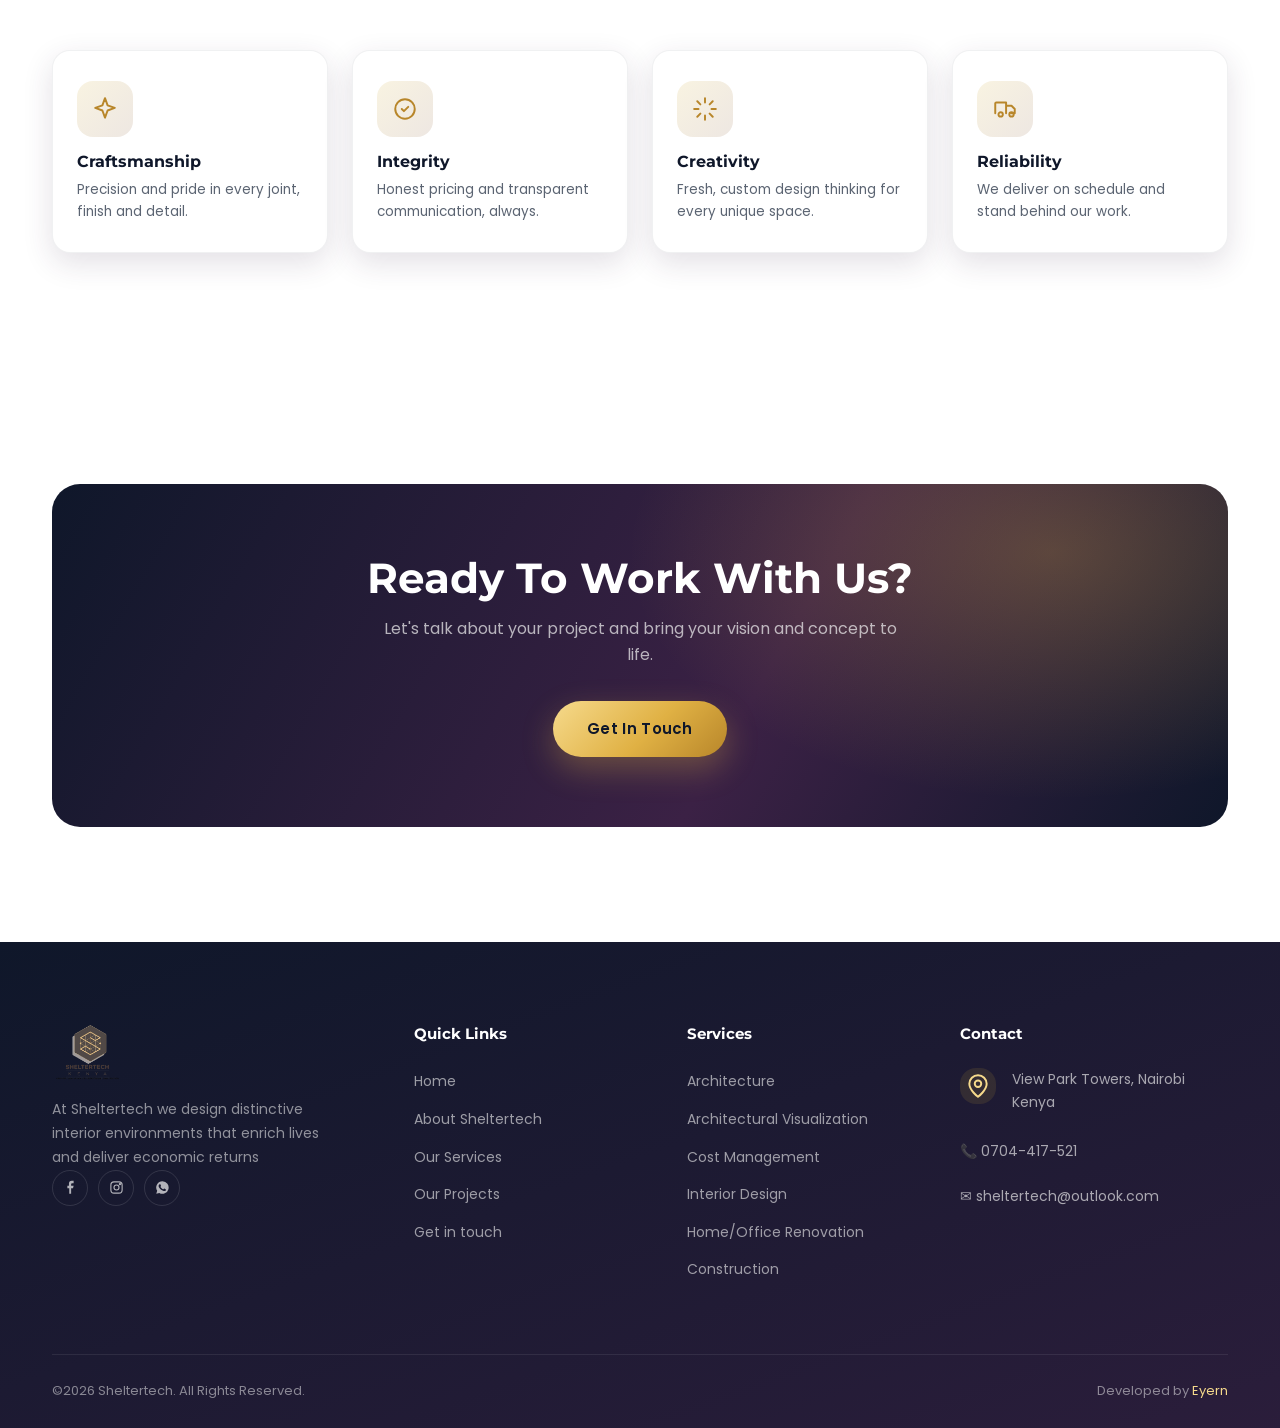
<file: about.html>
<!DOCTYPE html>
<html lang="en">

<head>
  <meta charset="UTF-8">
  <meta name="viewport" content="width=device-width, initial-scale=1.0">
  <title>About Us | Sheltertech Kenya.</title>
  <meta name="description" content="Learn the story, mission, vision and values behind Sheltertech.">
  <link rel="icon" type="image/svg+xml" href="images/logo.png">
  <link rel="preconnect" href="https://fonts.googleapis.com">
  <link
    href="https://fonts.googleapis.com/css2?family=Montserrat:wght@500;600;700;800&family=Poppins:wght@300;400;500;600;700&display=swap"
    rel="stylesheet">
  <link rel="stylesheet" href="style.css">
  <link rel="stylesheet" href="responsive.css">
</head>

<body>

  <div id="preloader" aria-hidden="true">
    <div class="loader-mark"></div>
  </div>

  <!-- HEADER -->
  <header class="site-header">
    <div class="container nav-wrap">
      <a href="index.html" class="brand" aria-label="Sheltertech">
        <img src="images/logo.png" alt="" class="logo-full">
        <img src="images/logo.png" alt="Sheltertech" class="logo-light">
      </a>
      <nav class="nav-links" id="navLinks">
        <a href="index.html">Home</a>
        <a href="about.html">About Sheltertech</a>
        <a href="services.html">What we do</a>
        <a href="projects.html">Our Projects</a>
        <a href="contact.html">Contact Us</a>
      </nav>
      <div class="nav-cta">
        <a href="contact.html#order" class="btn btn-primary btn-sm">Request Quote</a>
        <button class="hamburger" id="hamburger" aria-label="Toggle menu" aria-expanded="false">
          <span></span><span></span><span></span>
        </button>
      </div>
    </div>
  </header>

  <section class="page-hero">
    <div class="container">
      <div class="breadcrumb"><a href="index.html">Home</a> / <span class="accent">About Sheltertech</span></div>
      <h1>Our Story</h1>
    </div>
  </section>


  <section class="section">
    <div class="container story-grid">
      <div class="reveal">
        <span class="eyebrow">Our Story</span>
        <h2 style="margin-bottom:20px;">About Sheltertech.</h2>
        <p style="color:var(--text-muted);margin-bottom:16px;">Sheltertech , located in View Park Towers, Nairobi, turns
          ordinary spaces into extraordinary experiences. As an interior design, construction & architectural company,
          we're passionate in shaping environments that perfectly mirror your aspirations.
        </p>
        <p style="color:var(--text-muted);">Crafted with precision, curated with passion and luxury in every detail.
          Perfect blend of form and function! Our reputation is built one satisfied client at a time, and every project
          still gets the same hands-on attention as our very first commission.</p>
      </div>
      <div class="reveal reveal-delay-1">
        <div class="tile photo" style="height:420px;background-image:url('images/sheltertech.jpg')">
        </div>
      </div>
    </div>
  </section>

  <section class="section section-dark">
    <div class="container">
      <div class="section-head center">
        <span class="eyebrow">Why Customers Trust Us</span>
        <h2>Over A Decade Of Proven Experience</h2>
      </div>
      <div class="stats-strip">
        <div class="stat"><b data-counter="15" data-suffix="+">0</b><span>Years of Experience</span></div>
        <div class="stat"><b data-counter="3850" data-suffix="+">0</b><span>Projects Completed</span></div>
        <div class="stat"><b data-counter="80" data-suffix="+">0</b><span>Our Team</span></div>
        <div class="stat"><b data-counter="99" data-suffix="%">0</b><span>Client Satisfaction</span></div>
      </div>
    </div>
  </section>

  <section class="section section-light">
    <div class="container">
      <div class="section-head center">
        <span class="eyebrow">Mission &amp; Vision</span>
        <h2>What Drives Us Forward</h2>
      </div>
      <div class="mv-grid">
        <div class="mv-card mission reveal">
          <h3>Our Vision</h3>
          <p>To be a globally recognized leader in innovative, sustainable, and human-centered design that transforms
            the way people live and work.</p>
        </div>
        <div class="mv-card vision reveal reveal-delay-1">
          <h3>Our Mission</h3>
          <p>To craft functional, beautiful spaces that reflect our clients' unique personalities and needs, blending
            smart engineering with timeless interior design.</p>
        </div>
      </div>
    </div>
  </section>

  <section class="section">
    <div class="container story-grid">
      <div class="reveal">
        <span class="eyebrow">Our CEO & Founder.</span>
        <h2 style="margin-bottom:20px;">Meet Sheltertech 's CEO & Founder</h2>
        <p style="color:var(--text-muted);margin-bottom:16px;">Moses Mutinda is the Founder and CEO of Sheltertech Kenya
          Ltd, where he leads the design team with a strong background in Architectural Studies from Jomo Kenyatta
          University of Agriculture and Technology (JKUAT). With over a decade of experience, Moses brings a
          comprehensive skill set in architectural and interior design, project management, preparation of bills of
          quantities, procurement, and the coordination of multi-disciplinary teams. He is also highly experienced in
          on-site construction management. Throughout his career, Moses has worked extensively across East Africa and
          has successfully delivered a wide range of projects in the Hotel & Leisure, Commercial, Residential, and
          Industrial sectors.
        </p>
      </div>
      <div class="reveal reveal-delay-1">
        <div class="tile photo" style="height:520px;background-image:url('images/ceo-1.jpg')">
        </div>
      </div>
    </div>
  </section>

  <section class="section">
    <div class="container">
      <div class="section-head center">
        <span class="eyebrow">Core Values</span>
        <h2>Our Principles @Sheltertech</h2>
      </div>
      <div class="values-grid">
        <div class="value-card reveal">
          <div class="why-icon"><svg viewBox="0 0 24 24" fill="none" stroke="currentColor" stroke-width="1.8"
              stroke-linecap="round" stroke-linejoin="round">
              <path d="M12 2l2.4 6.6L21 11l-6.6 2.4L12 20l-2.4-6.6L3 11l6.6-2.4z" />
            </svg></div>
          <h4>Craftsmanship</h4>
          <p>Precision and pride in every joint, finish and detail.</p>
        </div>
        <div class="value-card reveal reveal-delay-1">
          <div class="why-icon"><svg viewBox="0 0 24 24" fill="none" stroke="currentColor" stroke-width="1.8"
              stroke-linecap="round" stroke-linejoin="round">
              <circle cx="12" cy="12" r="9" />
              <path d="M9 12l2 2 4-4" />
            </svg></div>
          <h4>Integrity</h4>
          <p>Honest pricing and transparent communication, always.</p>
        </div>
        <div class="value-card reveal reveal-delay-2">
          <div class="why-icon"><svg viewBox="0 0 24 24" fill="none" stroke="currentColor" stroke-width="1.8"
              stroke-linecap="round" stroke-linejoin="round">
              <path
                d="M12 2v4M12 18v4M4.9 4.9l2.8 2.8M16.3 16.3l2.8 2.8M2 12h4M18 12h4M4.9 19.1l2.8-2.8M16.3 7.7l2.8-2.8" />
            </svg></div>
          <h4>Creativity</h4>
          <p>Fresh, custom design thinking for every unique space.</p>
        </div>
        <div class="value-card reveal">
          <div class="why-icon"><svg viewBox="0 0 24 24" fill="none" stroke="currentColor" stroke-width="1.8"
              stroke-linecap="round" stroke-linejoin="round">
              <path
                d="M3 16V7a1 1 0 0 1 1-1h9v10M14 9h4l3 3v4h-3M8 19a2 2 0 1 0 0-4 2 2 0 0 0 0 4zM18 19a2 2 0 1 0 0-4 2 2 0 0 0 0 4z" />
            </svg></div>
          <h4>Reliability</h4>
          <p>We deliver on schedule and stand behind our work.</p>
        </div>
      </div>
    </div>
  </section>

  <section class="section">
    <div class="container">
      <div class="cta-banner reveal-zoom">
        <h2>Ready To Work With Us?</h2>
        <p>Let's talk about your project and bring your vision and concept to life.</p>
        <a href="contact.html" class="btn btn-primary">Get In Touch</a>
      </div>
    </div>
  </section>

  <!-- FOOTER -->
  <footer class="site-footer">
    <div class="container">
      <div class="footer-grid">
        <div class="footer-about">
          <img src="images/logo.png" alt="Sheltertech">
          <p>At Sheltertech we design distinctive interior environments that enrich lives and deliver economic returns
          </p>
          <div class="footer-social">
            <a href="https://www.facebook.com/sheltertechkenya/" aria-label="Facebook"><svg viewBox="0 0 24 24" fill="currentColor">
                <path d="M13 22v-9h3l1-4h-4V7c0-1 .3-2 2-2h2V1h-3c-3 0-4.5 2-4.5 4.5V9H7v4h3v9z" />
              </svg></a>
            <a href="https://www.instagram.com/sheltertech_interiors/" aria-label="Instagram"><svg viewBox="0 0 24 24" fill="none" stroke="currentColor"
                stroke-width="1.8">
                <rect x="3" y="3" width="18" height="18" rx="5" />
                <circle cx="12" cy="12" r="4" />
                <circle cx="17.5" cy="6.5" r="1" />
              </svg></a>
            <a href="https://wa.me/254704417521" aria-label="WhatsApp"><svg viewBox="0 0 24 24" fill="currentColor">
                <path
                  d="M12 2a10 10 0 0 0-8.5 15.3L2 22l4.9-1.3A10 10 0 1 0 12 2zm5.6 14.2c-.2.7-1.4 1.3-2 1.4-.5.1-1.2.1-1.9-.1-.4-.1-1-.3-1.7-.6-3-1.3-4.9-4.3-5-4.5-.2-.2-1.2-1.6-1.2-3 0-1.4.7-2.1 1-2.4.3-.3.6-.4.8-.4h.6c.2 0 .4 0 .6.5.2.5.8 1.9.8 2 .1.2.1.3 0 .5-.1.2-.1.3-.3.5l-.4.5c-.1.2-.3.3-.1.6.2.3.8 1.3 1.7 2.1 1.2 1 2.1 1.4 2.4 1.5.3.1.5.1.6-.1l.7-.8c.3-.3.5-.3.8-.2l1.8.9c.2.1.4.2.5.3.1.2.1.9-.1 1.6z" />
              </svg></a>
          </div>
        </div>
        <div class="footer-col">
          <h5>Quick Links</h5>
          <ul>
            <li><a href="index.html">Home</a></li>
            <li><a href="about.html">About Sheltertech</a></li>
            <li><a href="services.html">Our Services</a></li>
            <li><a href="projects.html">Our Projects</a></li>
            <li><a href="contact.html">Get in touch</a></li>
          </ul>
        </div>
        <div class="footer-col">
          <h5>Services</h5>
          <ul>
            <li><a href="services.html">Architecture</a></li>
            <li><a href="services.html">Architectural Visualization</a></li>
            <li><a href="services.html">Cost Management</a></li>
            <li><a href="services.html">Interior Design</a></li>
            <li><a href="services.html">Home/Office Renovation</a></li>
            <li><a href="services.html">Construction</a></li>

          </ul>
        </div>
        <div class="footer-col">
          <h5>Contact</h5>
          <div class="info-row">
            <div class="why-icon" style="width:36px;height:36px;"><svg viewBox="0 0 24 24" fill="none"
                stroke="currentColor" stroke-width="1.8">
                <path d="M20 10c0 6-8 12-8 12s-8-6-8-12a8 8 0 0 1 16 0z" />
                <circle cx="12" cy="10" r="3" />
              </svg></div>
            <p>View Park Towers, Nairobi Kenya</p>
          </div>
          <div class="info-row">
            <p>📞 0704-417-521<br><br>✉   sheltertech@outlook.com</p>
          </div>
        </div>
      </div>
      <div class="footer-bottom">
        <span>©2026 Sheltertech. All Rights Reserved.</span>
        <span class="credit">Developed by <a href="tel:+254722424220">Eyern</a></span>
      </div>
    </div>
  </footer>

  <!-- FLOATING BUTTONS -->
  <div class="fab-stack">
    <a class="fab fab-whatsapp" href="https://wa.me/254704417521" target="_blank" rel="noopener"
      aria-label="Chat on WhatsApp">
      <span class="fab-tooltip">Chat on WhatsApp</span>
      <svg viewBox="0 0 24 24" fill="currentColor">
        <path
          d="M12 2a10 10 0 0 0-8.5 15.3L2 22l4.9-1.3A10 10 0 1 0 12 2zm5.6 14.2c-.2.7-1.4 1.3-2 1.4-.5.1-1.2.1-1.9-.1-.4-.1-1-.3-1.7-.6-3-1.3-4.9-4.3-5-4.5-.2-.2-1.2-1.6-1.2-3 0-1.4.7-2.1 1-2.4.3-.3.6-.4.8-.4h.6c.2 0 .4 0 .6.5.2.5.8 1.9.8 2 .1.2.1.3 0 .5-.1.2-.1.3-.3.5l-.4.5c-.1.2-.3.3-.1.6.2.3.8 1.3 1.7 2.1 1.2 1 2.1 1.4 2.4 1.5.3.1.5.1.6-.1l.7-.8c.3-.3.5-.3.8-.2l1.8.9c.2.1.4.2.5.3.1.2.1.9-.1 1.6z" />
      </svg>
    </a>
    <a class="fab fab-email" href="mailto:sheltertech@outlook.com" aria-label="Email us">
      <span class="fab-tooltip">Email Us</span>
      <svg viewBox="0 0 24 24" fill="none" stroke="currentColor" stroke-width="1.8">
        <rect x="3" y="5" width="18" height="14" rx="2" />
        <path d="M3 7l9 6 9-6" />
      </svg>
    </a>
  </div>

  <script src="script.js"></script>
</body>

</html>
</file>
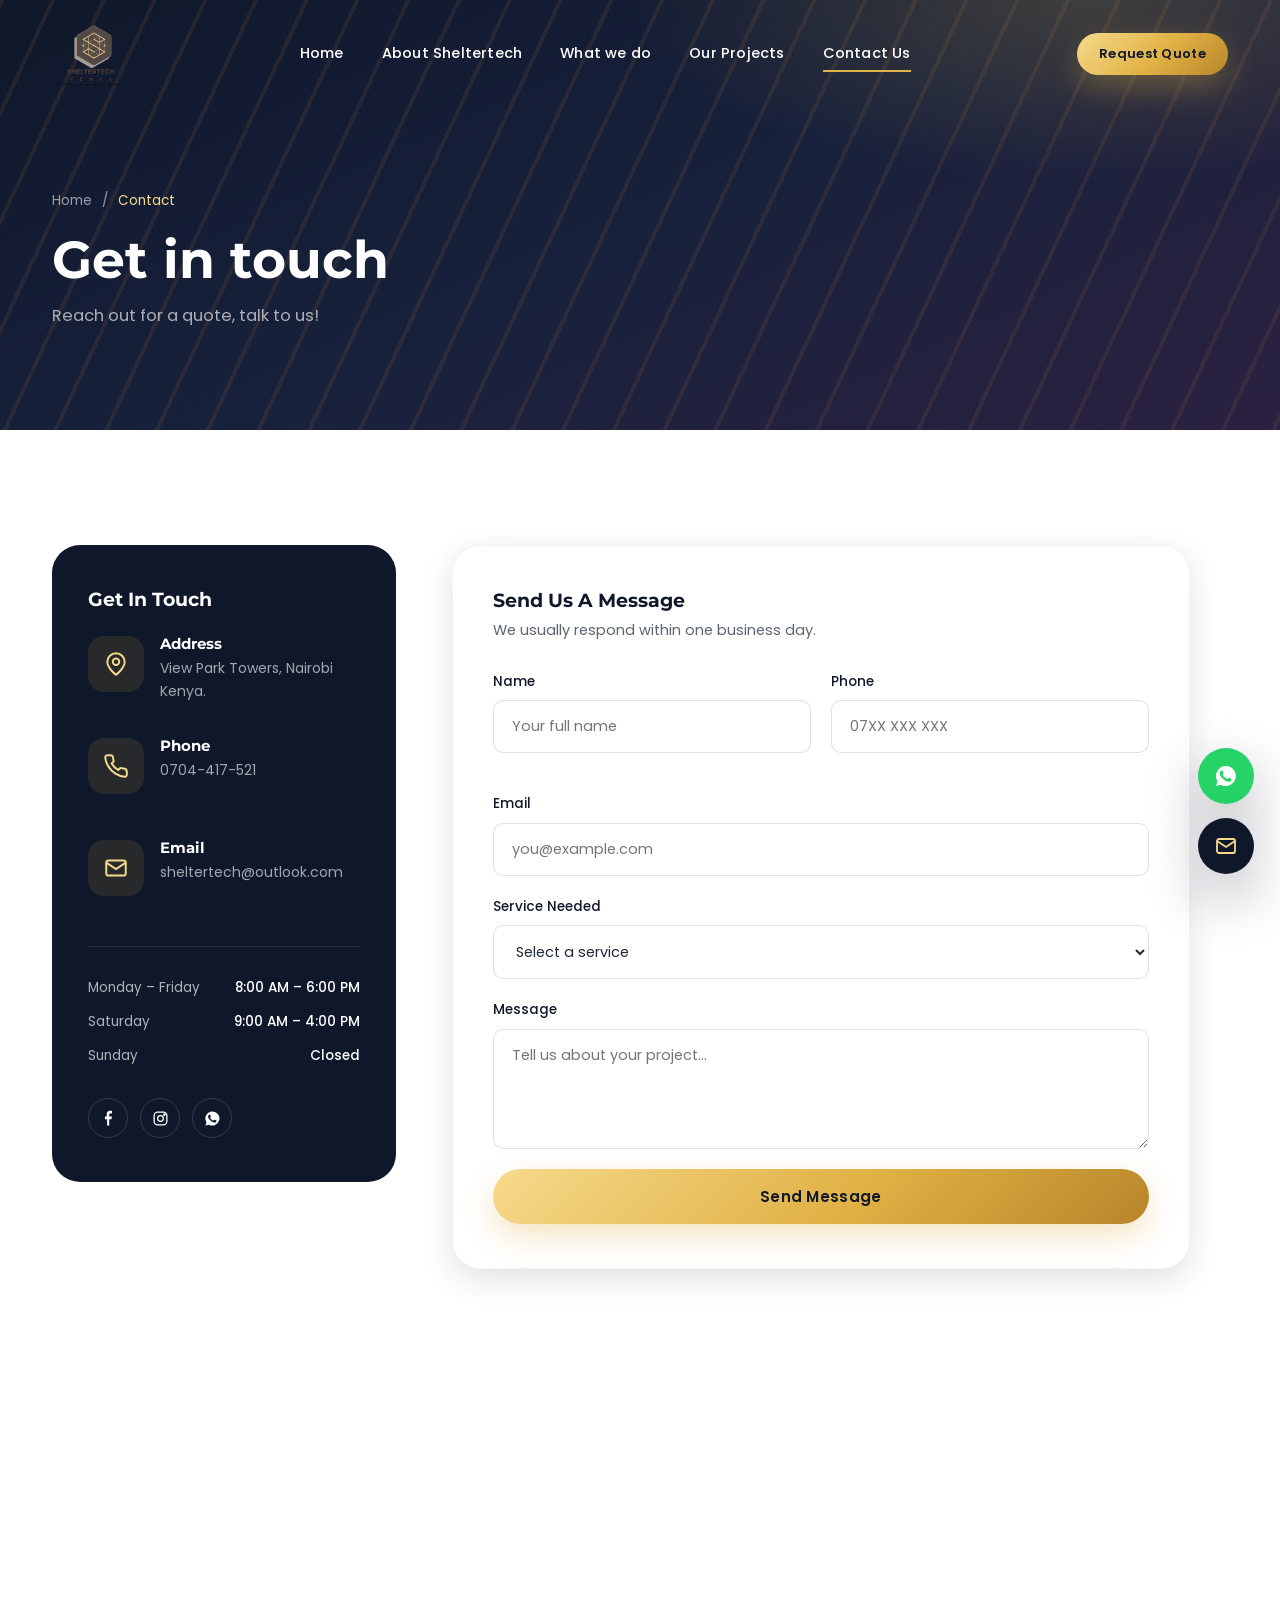
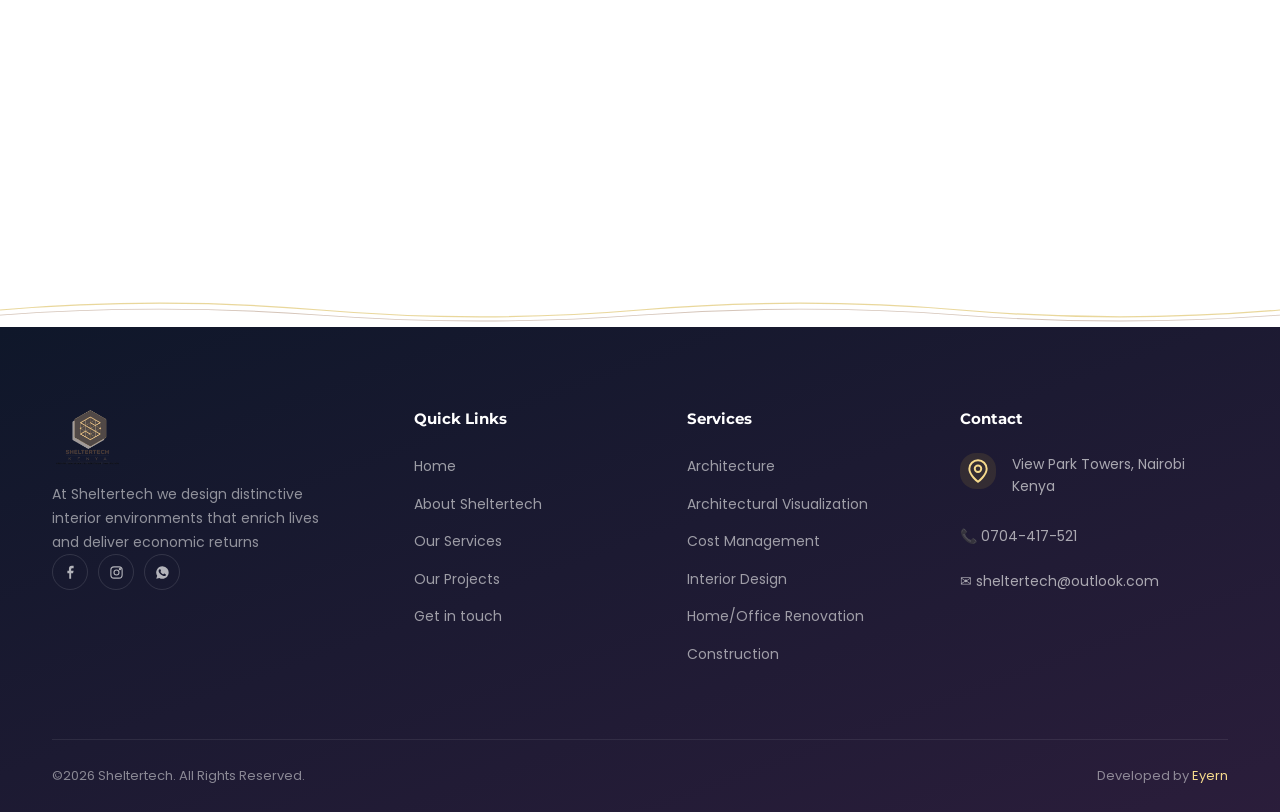
<file: contact.html>
<!DOCTYPE html>
<html lang="en">

<head>
  <meta charset="UTF-8">
  <meta name="viewport" content="width=device-width, initial-scale=1.0">
  <title>Contact Us</title>
  <meta name="description"
    content="Get in touch with Sheltertech.">
  <link rel="icon" type="image/svg+xml" href="images/logo.png">
  <link rel="preconnect" href="https://fonts.googleapis.com">
  <link
    href="https://fonts.googleapis.com/css2?family=Montserrat:wght@500;600;700;800&family=Poppins:wght@300;400;500;600;700&display=swap"
    rel="stylesheet">
  <link rel="stylesheet" href="style.css">
  <link rel="stylesheet" href="responsive.css">
</head>

<body>

  <div id="preloader" aria-hidden="true">
    <div class="loader-mark"></div>
  </div>

  <!-- HEADER -->
  <header class="site-header">
    <div class="container nav-wrap">
      <a href="index.html" class="brand" aria-label="Sheltertech home">
        <img src="images/logo.png" alt="" class="logo-full">
        <img src="images/logo.png" alt="Sheltertech" class="logo-light">
      </a>
      <nav class="nav-links" id="navLinks">
        <a href="index.html">Home</a>
        <a href="about.html">About Sheltertech</a>
        <a href="services.html">What we do</a>
        <a href="projects.html">Our Projects</a>
        <a href="contact.html">Contact Us</a>
      </nav>
      <div class="nav-cta">
        <a href="contact.html#order" class="btn btn-primary btn-sm">Request Quote</a>
        <button class="hamburger" id="hamburger" aria-label="Toggle menu" aria-expanded="false">
          <span></span><span></span><span></span>
        </button>
      </div>
    </div>
  </header>

  <section class="page-hero">
    <div class="container">
      <div class="breadcrumb"><a href="index.html">Home</a> / <span class="accent">Contact</span></div>
      <h1>Get in touch</h1>
      <p>Reach out for a quote, talk to us!</p>
    </div>
  </section>

  <section class="section">
    <div class="container contact-grid">

      <div class="reveal">
        <div class="contact-info-card">
          <h3>Get In Touch</h3>

          <div class="info-row">
            <div class="why-icon"><svg viewBox="0 0 24 24" fill="none" stroke="currentColor" stroke-width="1.8">
                <path d="M20 10c0 6-8 12-8 12s-8-6-8-12a8 8 0 0 1 16 0z" />
                <circle cx="12" cy="10" r="3" />
              </svg></div>
            <div>
              <h4>Address</h4>
              <p>View Park Towers, Nairobi Kenya.
              </p>
            </div>
          </div>

          <div class="info-row">
            <div class="why-icon"><svg viewBox="0 0 24 24" fill="none" stroke="currentColor" stroke-width="1.8">
                <path
                  d="M22 16.9v3a2 2 0 0 1-2.2 2 19.8 19.8 0 0 1-8.6-3.1 19.5 19.5 0 0 1-6-6A19.8 19.8 0 0 1 2.1 4.2 2 2 0 0 1 4.1 2h3a2 2 0 0 1 2 1.7c.1.9.3 1.8.6 2.7a2 2 0 0 1-.5 2.1L8 9.7a16 16 0 0 0 6 6l1.2-1.2a2 2 0 0 1 2.1-.5c.9.3 1.8.5 2.7.6a2 2 0 0 1 1.7 2.1z" />
              </svg></div>
            <div>
              <h4>Phone</h4>
              <p>0704-417-521</p>
            </div>
          </div>

          <div class="info-row">
            <div class="why-icon"><svg viewBox="0 0 24 24" fill="none" stroke="currentColor" stroke-width="1.8">
                <rect x="3" y="5" width="18" height="14" rx="2" />
                <path d="M3 7l9 6 9-6" />
              </svg></div>
            <div>
              <h4>Email</h4>
              <p>sheltertech@outlook.com</p>
            </div>
          </div>

          <div class="hours-list">
            <div class="hours-row"><span>Monday – Friday</span><b>8:00 AM – 6:00 PM</b></div>
            <div class="hours-row"><span>Saturday</span><b>9:00 AM – 4:00 PM</b></div>
            <div class="hours-row"><span>Sunday</span><b>Closed</b></div>
          </div>

          <div class="social-row">
            <a href="https://www.facebook.com/sheltertechkenya/" aria-label="Facebook"><svg viewBox="0 0 24 24"
                fill="currentColor">
                <path d="M13 22v-9h3l1-4h-4V7c0-1 .3-2 2-2h2V1h-3c-3 0-4.5 2-4.5 4.5V9H7v4h3v9z" />
              </svg></a>
            <a href="https://www.instagram.com/sheltertech_interiors/" aria-label="Instagram"><svg viewBox="0 0 24 24"
                fill="none" stroke="currentColor" stroke-width="1.8">
                <rect x="3" y="3" width="18" height="18" rx="5" />
                <circle cx="12" cy="12" r="4" />
                <circle cx="17.5" cy="6.5" r="1" />
              </svg></a>
            <a href="https://wa.me/254704417521" aria-label="WhatsApp"><svg viewBox="0 0 24 24" fill="currentColor">
                <path
                  d="M12 2a10 10 0 0 0-8.5 15.3L2 22l4.9-1.3A10 10 0 1 0 12 2zm5.6 14.2c-.2.7-1.4 1.3-2 1.4-.5.1-1.2.1-1.9-.1-.4-.1-1-.3-1.7-.6-3-1.3-4.9-4.3-5-4.5-.2-.2-1.2-1.6-1.2-3 0-1.4.7-2.1 1-2.4.3-.3.6-.4.8-.4h.6c.2 0 .4 0 .6.5.2.5.8 1.9.8 2 .1.2.1.3 0 .5-.1.2-.1.3-.3.5l-.4.5c-.1.2-.3.3-.1.6.2.3.8 1.3 1.7 2.1 1.2 1 2.1 1.4 2.4 1.5.3.1.5.1.6-.1l.7-.8c.3-.3.5-.3.8-.2l1.8.9c.2.1.4.2.5.3.1.2.1.9-.1 1.6z" />
              </svg></a>
          </div>

        </div>
      </div>

      <div class="reveal reveal-delay-1">
        <div class="contact-form-card">
          <h3 style="margin-bottom:8px;">Send Us A Message</h3>
          <p style="color:var(--text-muted);margin-bottom:28px;font-size:14.5px;">We usually respond within one business
            day.</p>
          <form data-validate data-success-title="Message Sent!"
            data-success-msg="Thank you for reaching out — our team will get back to you shortly.">
            <div class="form-row">
              <div class="field">
                <label for="c-name">Name</label>
                <input type="text" id="c-name" name="name" placeholder="Your full name" required>
                <span class="err-msg">Please enter your name.</span>
              </div>
              <div class="field">
                <label for="c-phone">Phone</label>
                <input type="tel" id="c-phone" name="phone" placeholder="07XX XXX XXX" required>
                <span class="err-msg">Please enter a valid phone number.</span>
              </div>
            </div>
            <div class="field">
              <label for="c-email">Email</label>
              <input type="email" id="c-email" name="email" placeholder="you@example.com" required>
              <span class="err-msg">Please enter a valid email address.</span>
            </div>
            <div class="field">
              <label for="c-service">Service Needed</label>
              <select id="c-service" name="service" required>
                <option value="" selected disabled>Select a service</option>
                <option>Architecture</option>
                <option>Architectural Visualization</option>
                <option>Cost Management</option>
                <option>Interior Design</option>
                <option>Home/Office Renovation</option>
                <option>Construction</option>
                <option>Other</option>
              </select>
              <span class="err-msg">Please select a service.</span>
            </div>
            <div class="field">
              <label for="c-message">Message</label>
              <textarea id="c-message" name="message" placeholder="Tell us about your project..." required></textarea>
              <span class="err-msg">Please enter your message.</span>
            </div>
            <button type="submit" class="btn btn-primary" style="width:100%;">Send Message</button>
          </form>
        </div>
      </div>

    </div>
  </section>

  <br>

  <iframe
    src="https://www.google.com/maps/embed?pb=!1m18!1m12!1m3!1d3988.818370003739!2d36.81349417496554!3d-1.2828011987049968!2m3!1f0!2f0!3f0!3m2!1i1024!2i768!4f13.1!3m3!1m2!1s0x182f17ea476836f1%3A0x11890c93d1a6f1cd!2sSheltertech%20Interiors!5e0!3m2!1sen!2ske!4v1790216488701!5m2!1sen!2ske"
    width="100%" height="450" style="border:0;" allowfullscreen="" loading="lazy"
    referrerpolicy="strict-origin-when-cross-origin"></iframe>

  <br><br>

  <div class="divider-wood"></div>


  <!-- FOOTER -->
  <footer class="site-footer">
    <div class="container">
      <div class="footer-grid">
        <div class="footer-about">
          <img src="images/logo.png" alt="Sheltertech">
          <p>At Sheltertech we design distinctive interior environments that enrich lives and deliver economic returns
          </p>
          <div class="footer-social">
            <a href="https://www.facebook.com/sheltertechkenya/" aria-label="Facebook"><svg viewBox="0 0 24 24" fill="currentColor">
                <path d="M13 22v-9h3l1-4h-4V7c0-1 .3-2 2-2h2V1h-3c-3 0-4.5 2-4.5 4.5V9H7v4h3v9z" />
              </svg></a>
            <a href="https://www.instagram.com/sheltertech_interiors/" aria-label="Instagram"><svg viewBox="0 0 24 24" fill="none" stroke="currentColor"
                stroke-width="1.8">
                <rect x="3" y="3" width="18" height="18" rx="5" />
                <circle cx="12" cy="12" r="4" />
                <circle cx="17.5" cy="6.5" r="1" />
              </svg></a>
            <a href="https://wa.me/254704417521" aria-label="WhatsApp"><svg viewBox="0 0 24 24" fill="currentColor">
                <path
                  d="M12 2a10 10 0 0 0-8.5 15.3L2 22l4.9-1.3A10 10 0 1 0 12 2zm5.6 14.2c-.2.7-1.4 1.3-2 1.4-.5.1-1.2.1-1.9-.1-.4-.1-1-.3-1.7-.6-3-1.3-4.9-4.3-5-4.5-.2-.2-1.2-1.6-1.2-3 0-1.4.7-2.1 1-2.4.3-.3.6-.4.8-.4h.6c.2 0 .4 0 .6.5.2.5.8 1.9.8 2 .1.2.1.3 0 .5-.1.2-.1.3-.3.5l-.4.5c-.1.2-.3.3-.1.6.2.3.8 1.3 1.7 2.1 1.2 1 2.1 1.4 2.4 1.5.3.1.5.1.6-.1l.7-.8c.3-.3.5-.3.8-.2l1.8.9c.2.1.4.2.5.3.1.2.1.9-.1 1.6z" />
              </svg></a>
          </div>
        </div>
        <div class="footer-col">
          <h5>Quick Links</h5>
          <ul>
            <li><a href="index.html">Home</a></li>
            <li><a href="about.html">About Sheltertech</a></li>
            <li><a href="services.html">Our Services</a></li>
            <li><a href="projects.html">Our Projects</a></li>
            <li><a href="contact.html">Get in touch</a></li>
          </ul>
        </div>
        <div class="footer-col">
          <h5>Services</h5>
          <ul>
            <li><a href="services.html">Architecture</a></li>
            <li><a href="services.html">Architectural Visualization</a></li>
            <li><a href="services.html">Cost Management</a></li>
            <li><a href="services.html">Interior Design</a></li>
            <li><a href="services.html">Home/Office Renovation</a></li>
            <li><a href="services.html">Construction</a></li>

          </ul>
        </div>
        <div class="footer-col">
          <h5>Contact</h5>
          <div class="info-row">
            <div class="why-icon" style="width:36px;height:36px;"><svg viewBox="0 0 24 24" fill="none"
                stroke="currentColor" stroke-width="1.8">
                <path d="M20 10c0 6-8 12-8 12s-8-6-8-12a8 8 0 0 1 16 0z" />
                <circle cx="12" cy="10" r="3" />
              </svg></div>
            <p>View Park Towers, Nairobi Kenya</p>
          </div>
          <div class="info-row">
            <p>📞 0704-417-521<br><br>✉   sheltertech@outlook.com</p>
          </div>
        </div>
      </div>
      <div class="footer-bottom">
        <span>©2026 Sheltertech. All Rights Reserved.</span>
        <span class="credit">Developed by <a href="tel:+254722424220">Eyern</a></span>
      </div>
    </div>
  </footer>

  <!-- FLOATING BUTTONS -->
  <div class="fab-stack">
    <a class="fab fab-whatsapp" href="https://wa.me/254704417521" target="_blank" rel="noopener"
      aria-label="Chat on WhatsApp">
      <span class="fab-tooltip">Chat on WhatsApp</span>
      <svg viewBox="0 0 24 24" fill="currentColor">
        <path
          d="M12 2a10 10 0 0 0-8.5 15.3L2 22l4.9-1.3A10 10 0 1 0 12 2zm5.6 14.2c-.2.7-1.4 1.3-2 1.4-.5.1-1.2.1-1.9-.1-.4-.1-1-.3-1.7-.6-3-1.3-4.9-4.3-5-4.5-.2-.2-1.2-1.6-1.2-3 0-1.4.7-2.1 1-2.4.3-.3.6-.4.8-.4h.6c.2 0 .4 0 .6.5.2.5.8 1.9.8 2 .1.2.1.3 0 .5-.1.2-.1.3-.3.5l-.4.5c-.1.2-.3.3-.1.6.2.3.8 1.3 1.7 2.1 1.2 1 2.1 1.4 2.4 1.5.3.1.5.1.6-.1l.7-.8c.3-.3.5-.3.8-.2l1.8.9c.2.1.4.2.5.3.1.2.1.9-.1 1.6z" />
      </svg>
    </a>
    <a class="fab fab-email" href="mailto:sheltertech@outlook.com" aria-label="Email us">
      <span class="fab-tooltip">Email Us</span>
      <svg viewBox="0 0 24 24" fill="none" stroke="currentColor" stroke-width="1.8">
        <rect x="3" y="5" width="18" height="14" rx="2" />
        <path d="M3 7l9 6 9-6" />
      </svg>
    </a>
  </div>

  <!-- SUCCESS MODAL -->
  <div class="popup-overlay" id="popupOverlay"></div>
  <div class="modal-success" id="modalSuccess">
    <button class="close-modal" style="position:absolute;top:16px;right:18px;font-size:20px;color:var(--text-muted);"
      aria-label="Close">&times;</button>
    <div class="sp-icon"
      style="margin:0 auto 20px;width:64px;height:64px;border-radius:50%;background:rgba(34,197,94,0.12);display:flex;align-items:center;justify-content:center;">
      <svg viewBox="0 0 24 24" fill="none" stroke="#16A34A" stroke-width="2" width="30" height="30">
        <path d="M20 6L9 17l-5-5" />
      </svg>
    </div>
    <h3>Success!</h3>
    <p>Your request has been received.</p>
    <button class="btn btn-dark close-modal">Done</button>
  </div>

  <script src="script.js"></script>
</body>

</html>
</file>
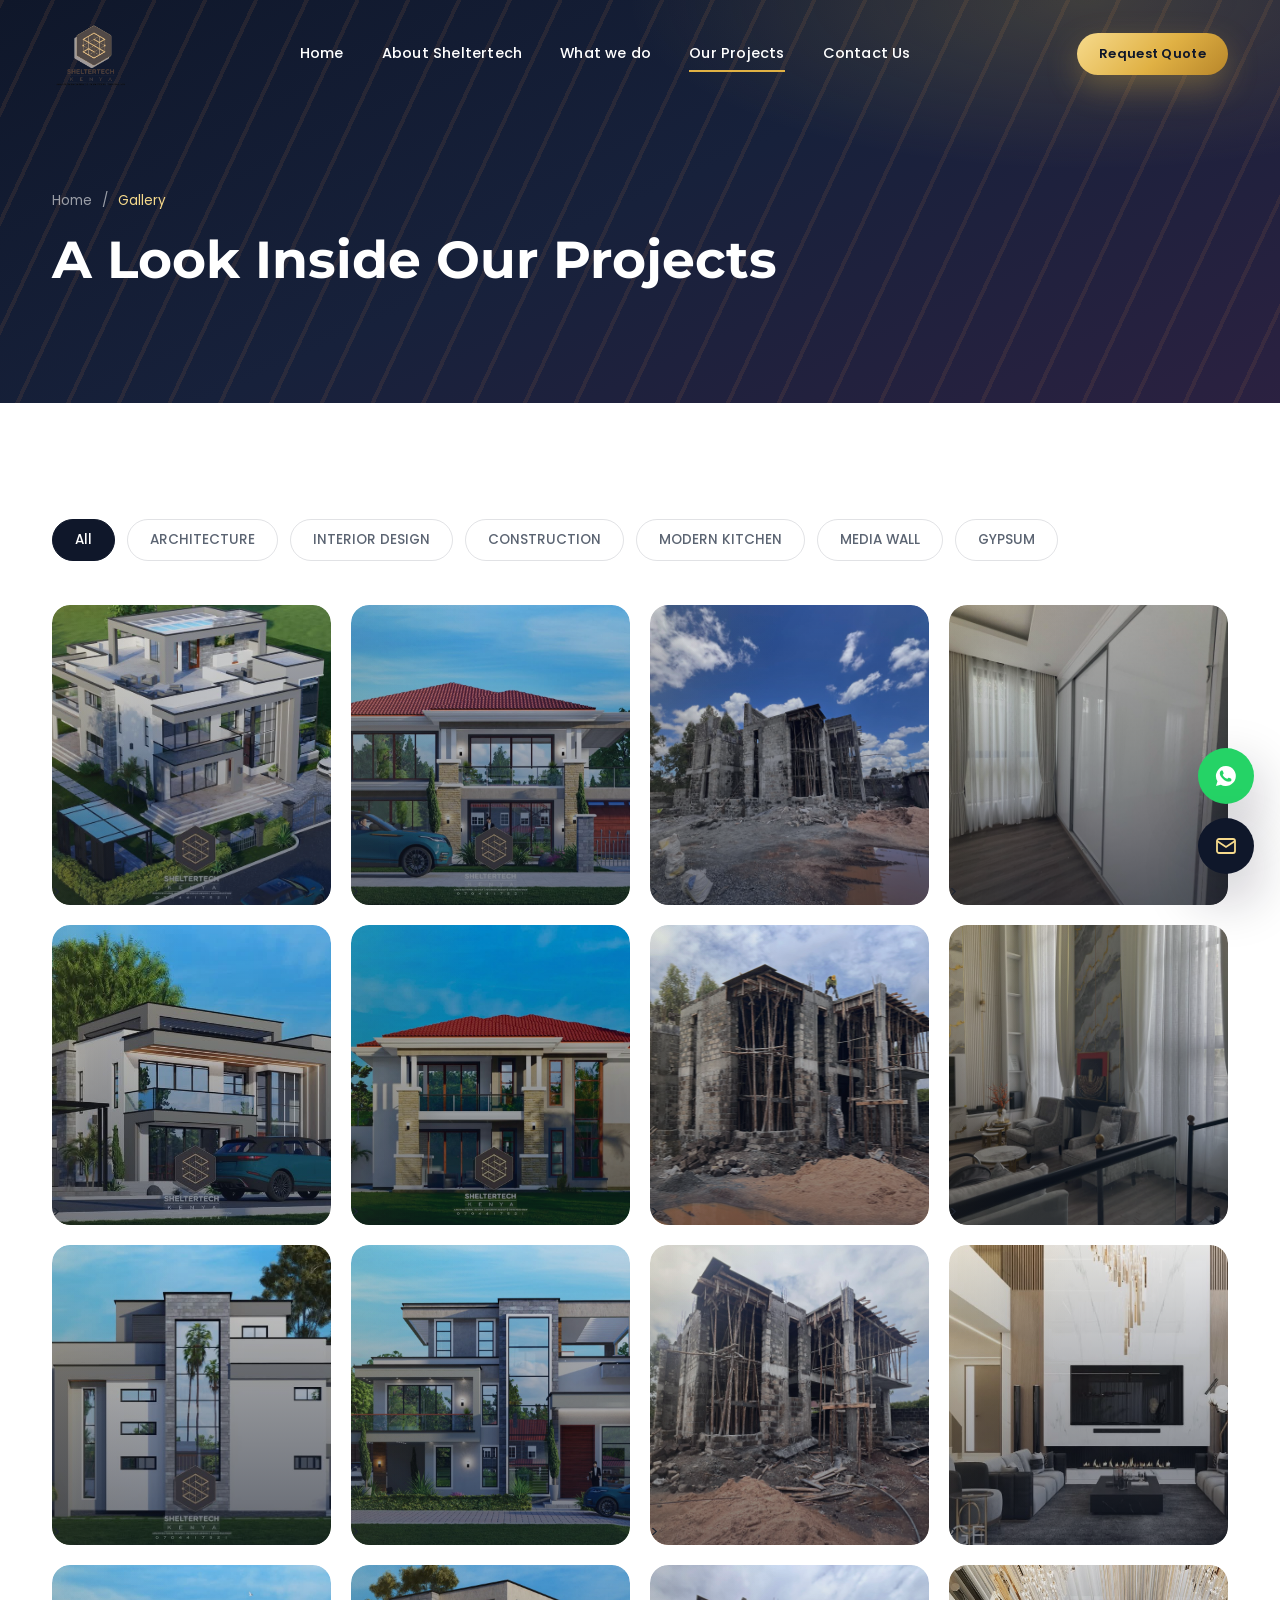
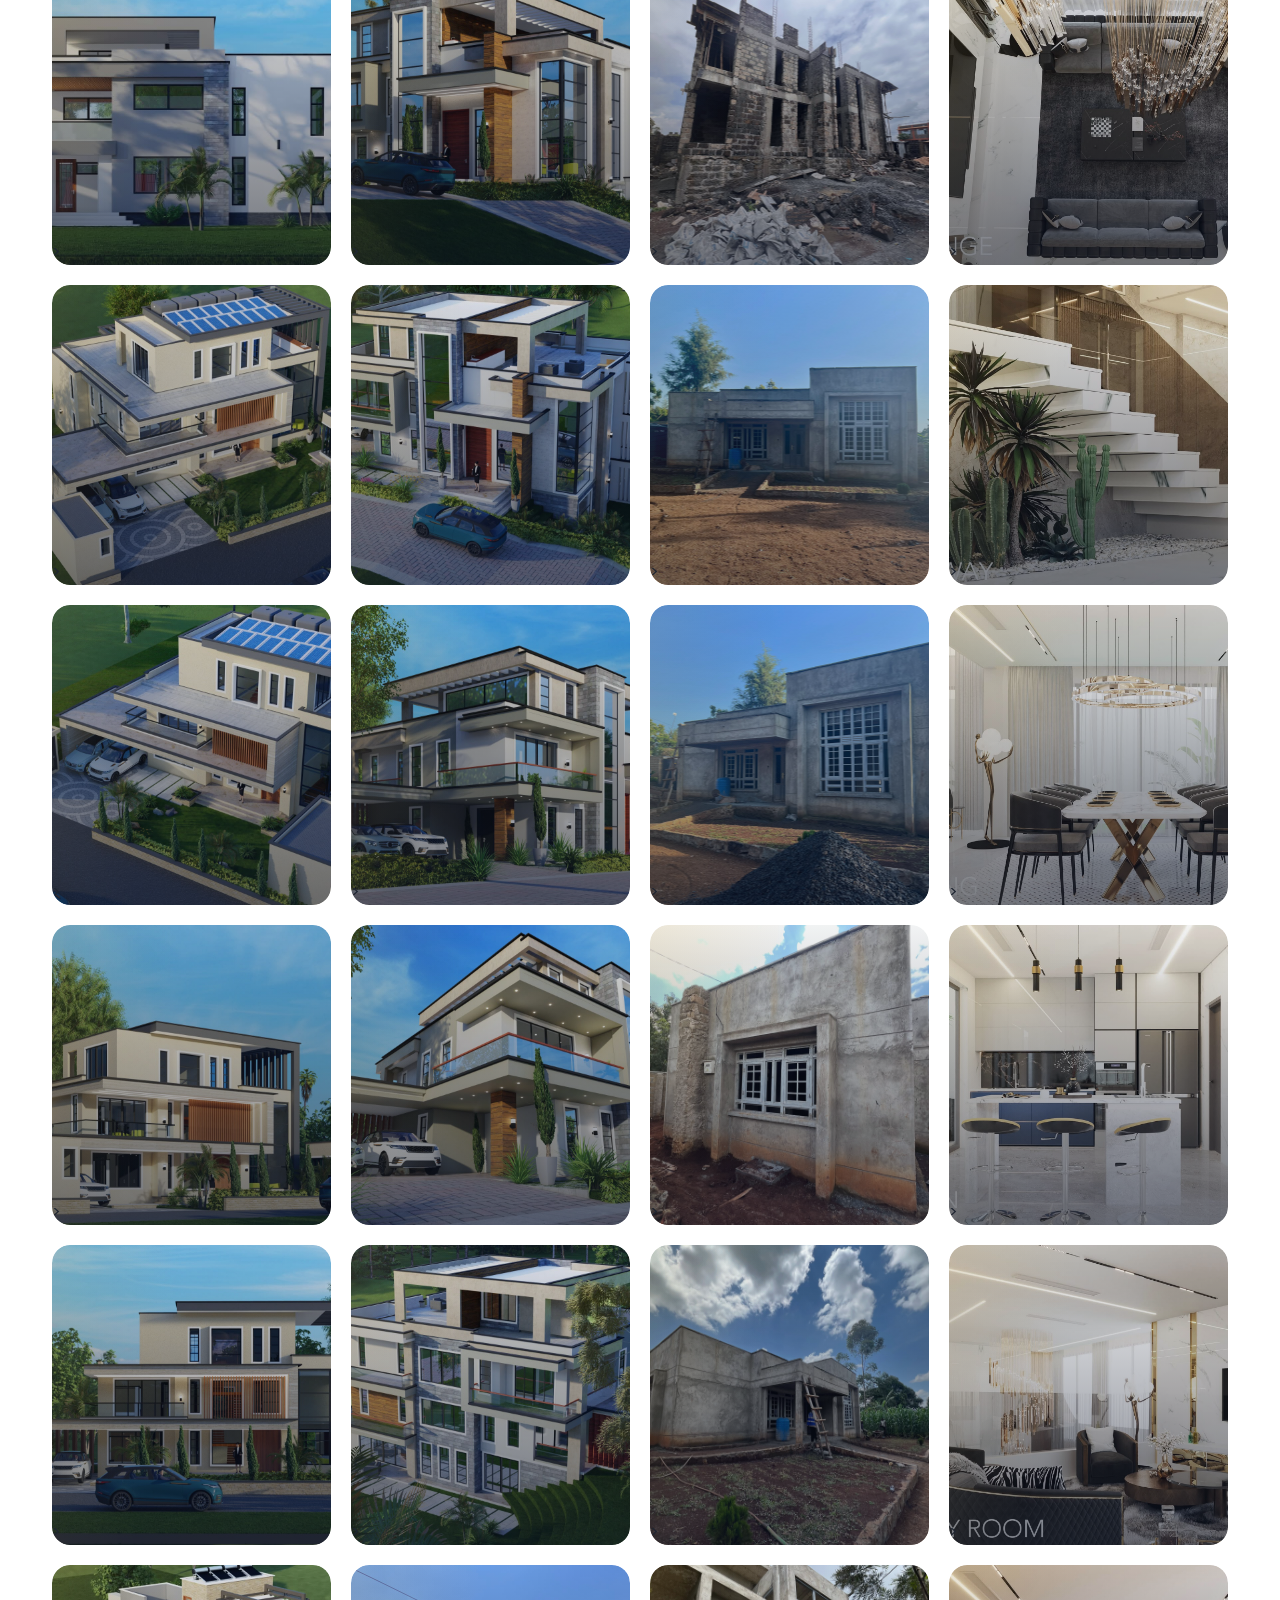
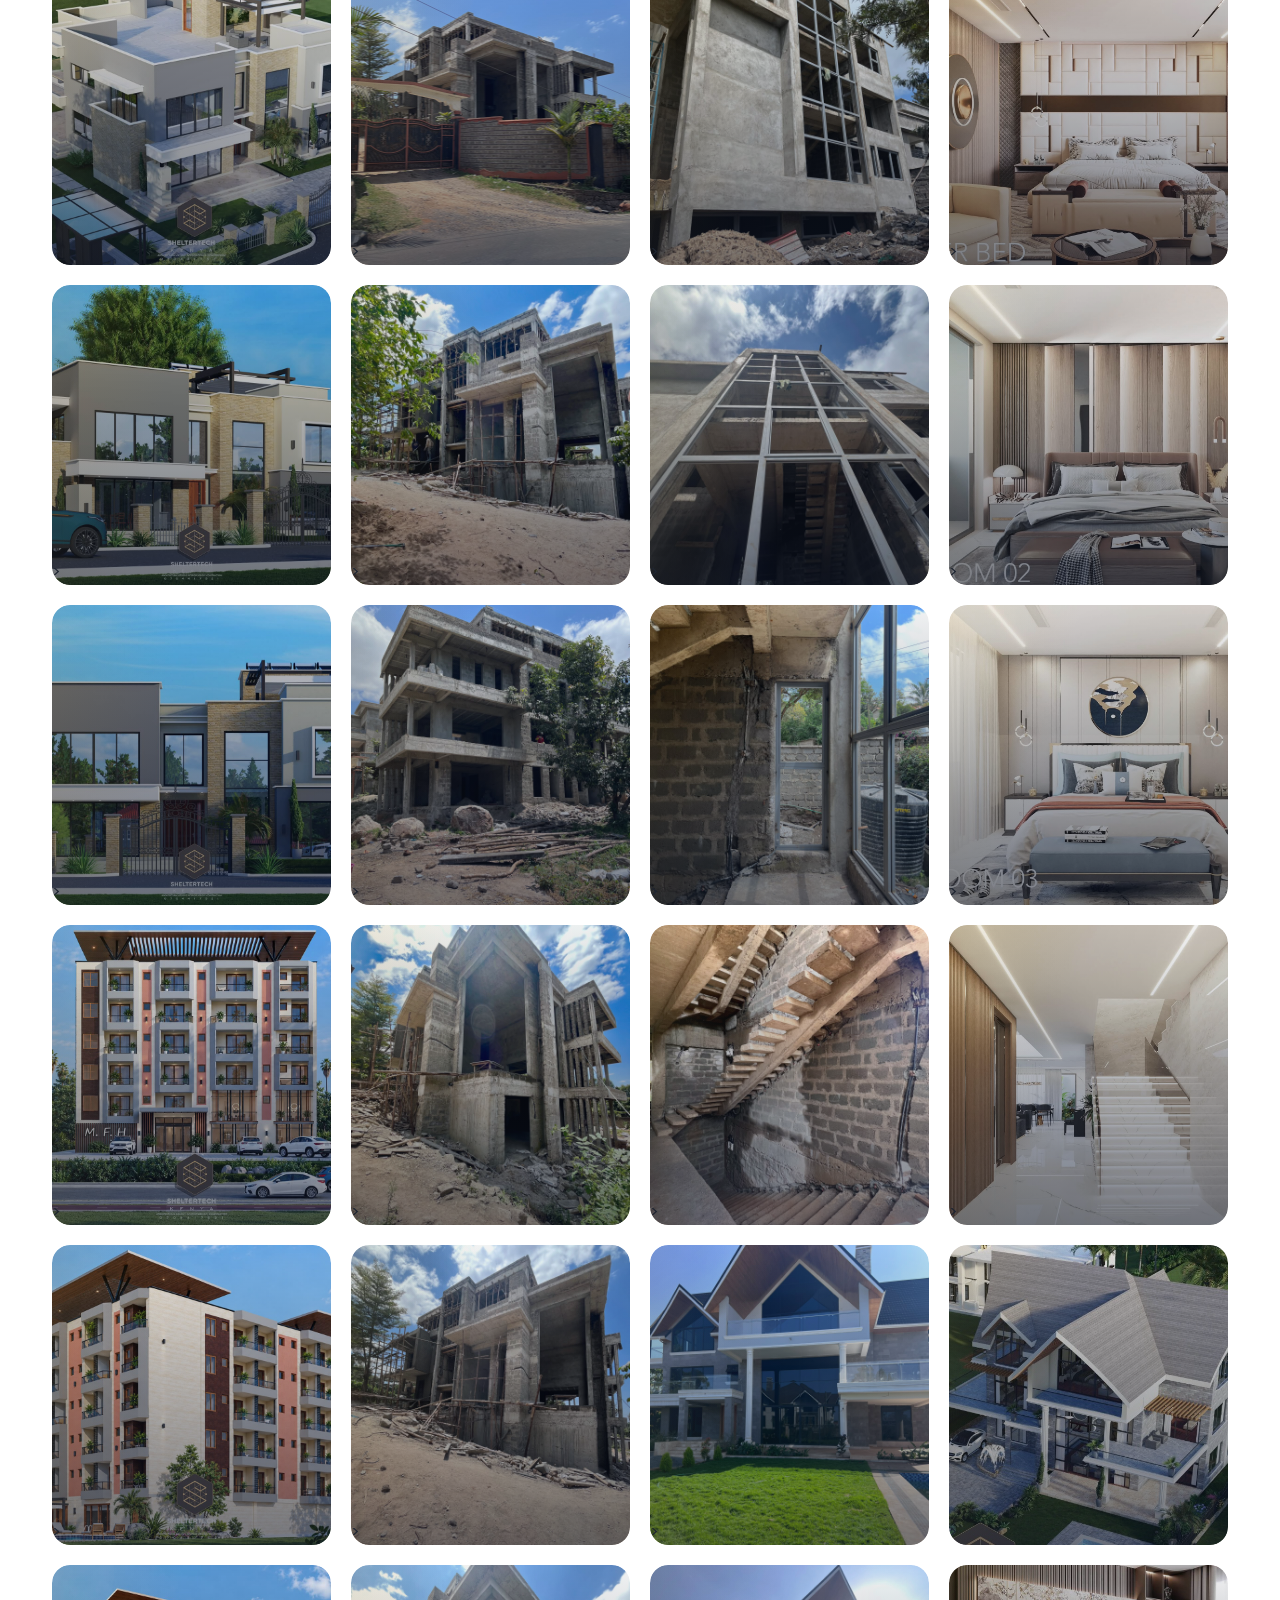
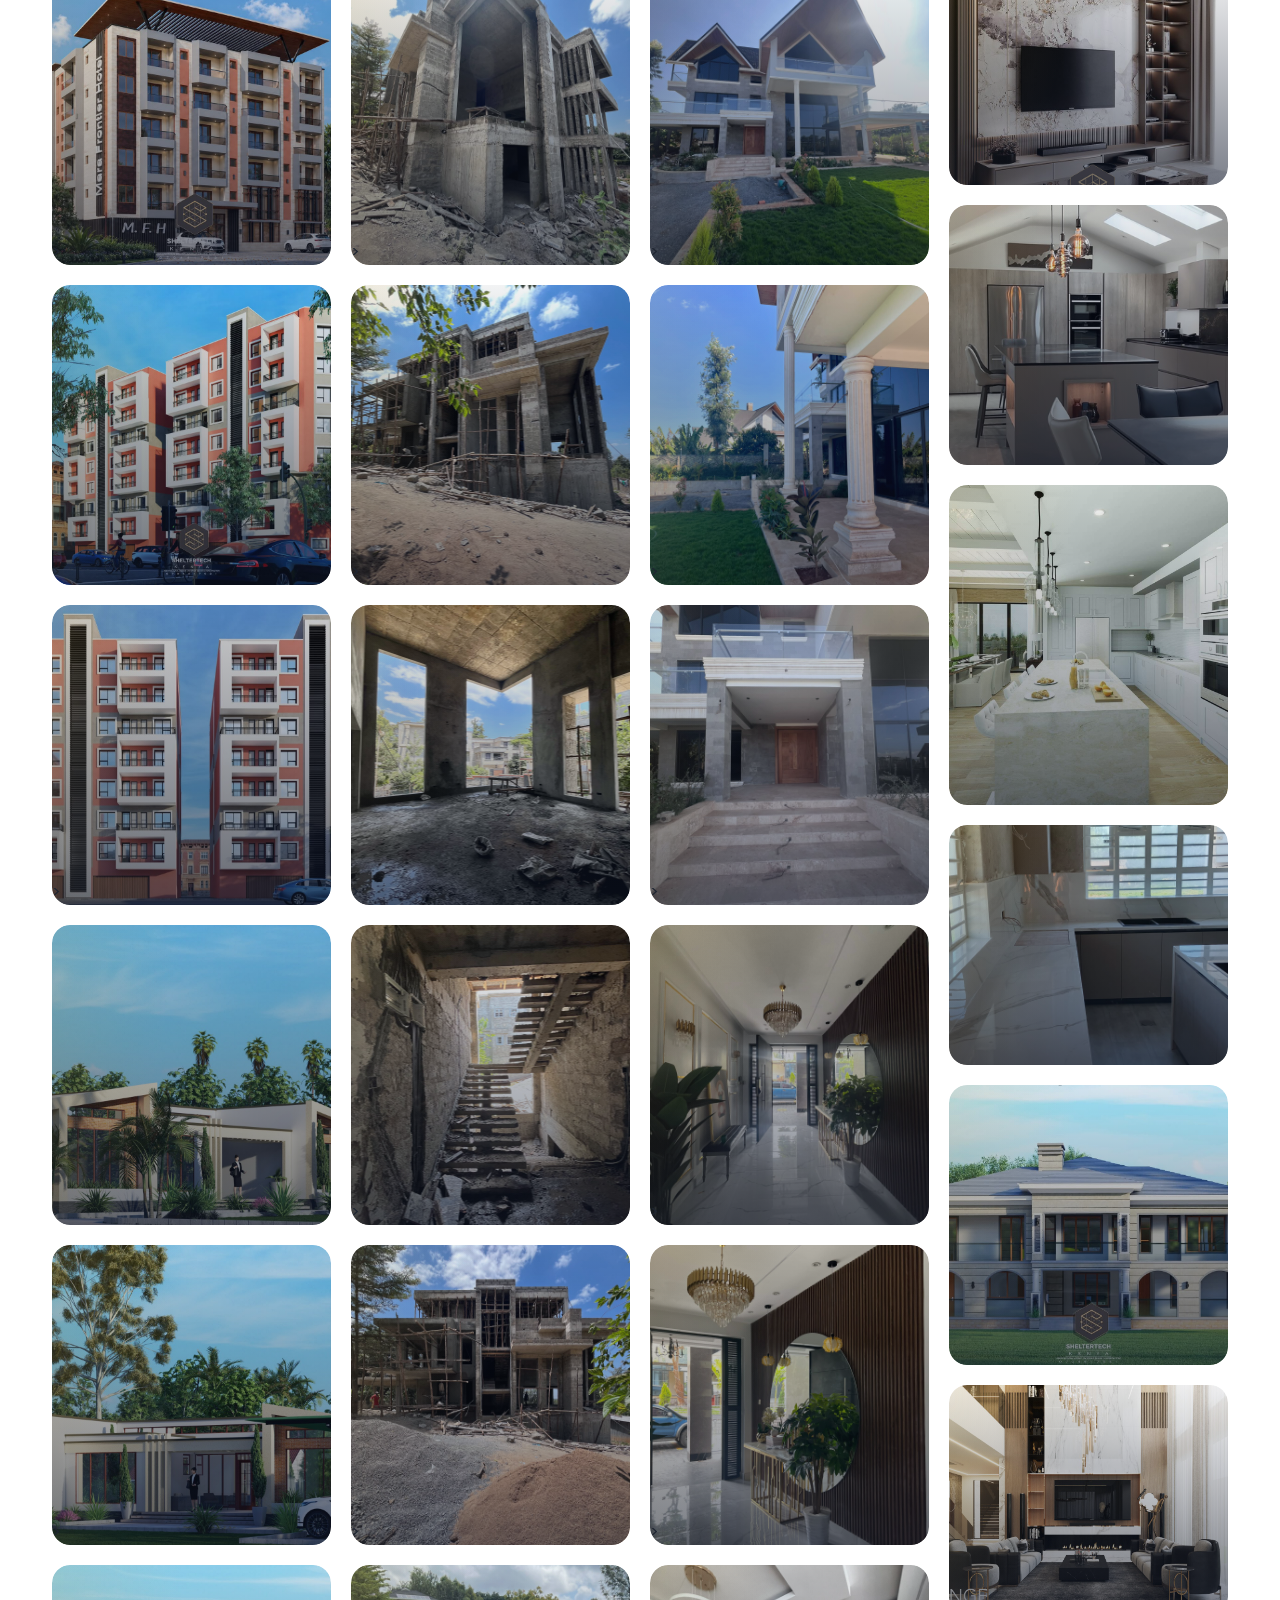
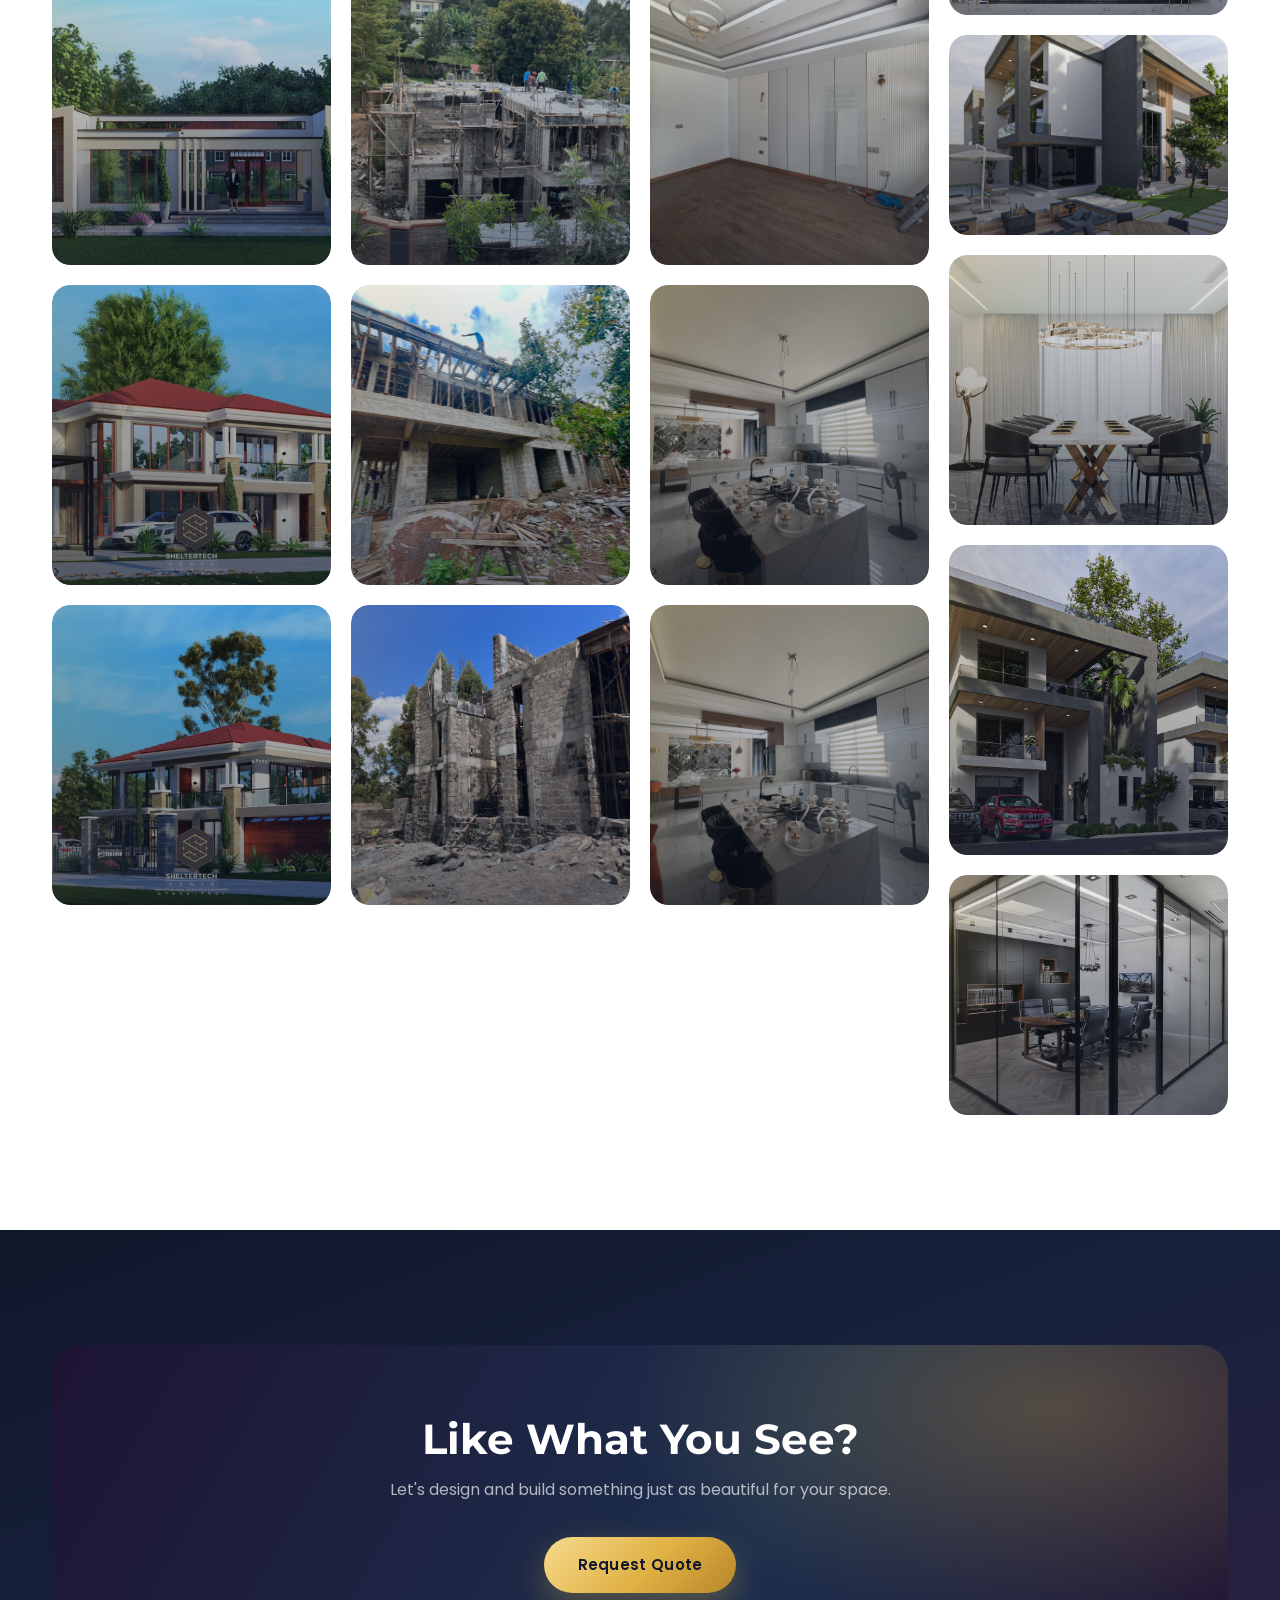
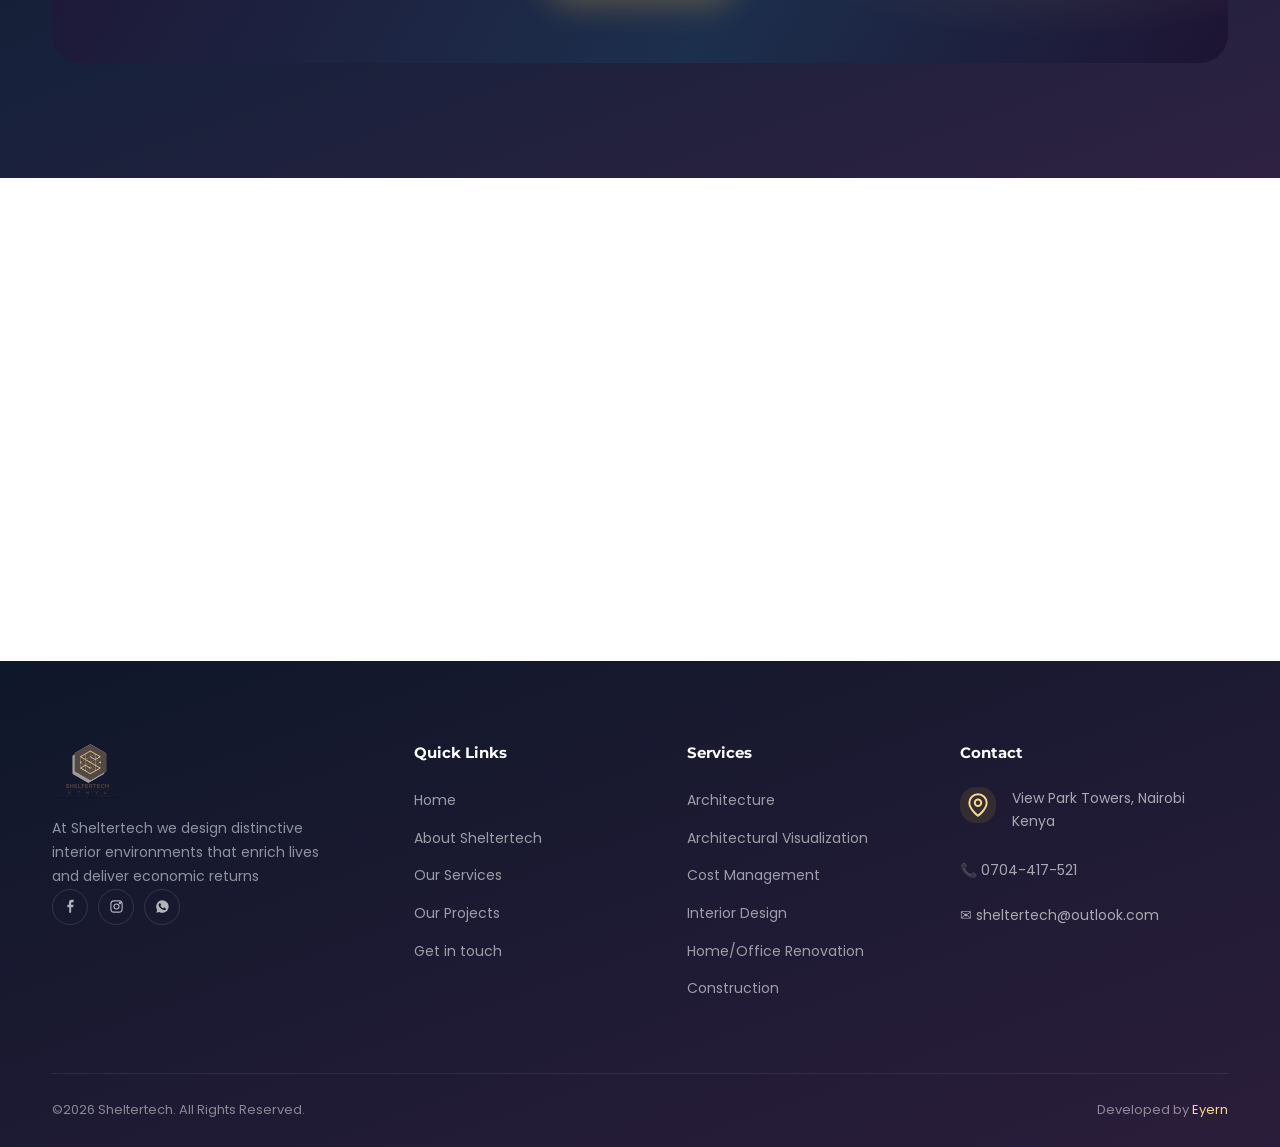
<file: projects.html>
<!DOCTYPE html>
<html lang="en">
<head>
<meta charset="UTF-8">
<meta name="viewport" content="width=device-width, initial-scale=1.0">
<title>Our Projects</title>
<meta name="description" content="Browse our gallery of some completed projects.">
<link rel="icon" type="image/svg+xml" href="images/logo.png">
<link rel="preconnect" href="https://fonts.googleapis.com">
<link href="https://fonts.googleapis.com/css2?family=Montserrat:wght@500;600;700;800&family=Poppins:wght@300;400;500;600;700&display=swap" rel="stylesheet">
<link rel="stylesheet" href="style.css">
<link rel="stylesheet" href="responsive.css">
</head>
<body>

<div id="preloader" aria-hidden="true"><div class="loader-mark"></div></div>

<!-- HEADER -->
<header class="site-header">
  <div class="container nav-wrap">
    <a href="index.html" class="brand" aria-label="Sheltertech home">
      <img src="images/logo.png" alt="" class="logo-full">
      <img src="images/logo.png" alt="Sheltertech" class="logo-light">
    </a>
    <nav class="nav-links" id="navLinks">
      <a href="index.html">Home</a>
      <a href="about.html">About Sheltertech</a>
      <a href="services.html">What we do</a>
      <a href="projects.html">Our Projects</a>
      <a href="contact.html">Contact Us</a>
    </nav>
    <div class="nav-cta">
      <a href="contact.html#order" class="btn btn-primary btn-sm">Request Quote</a>
      <button class="hamburger" id="hamburger" aria-label="Toggle menu" aria-expanded="false">
        <span></span><span></span><span></span>
      </button>
    </div>
  </div>
</header>

<section class="page-hero">
  <div class="container">
    <div class="breadcrumb"><a href="index.html">Home</a> / <span class="accent">Gallery</span></div>
    <h1>A Look Inside Our Projects</h1>
  </div>
</section>

<section class="section">
  <div class="container">

    <div class="gallery-filters">
      <button class="filter-btn active" data-filter="all">All</button>
      <button class="filter-btn" data-filter="arch">ARCHITECTURE</button>
      <button class="filter-btn" data-filter="int">INTERIOR DESIGN</button>
      <button class="filter-btn" data-filter="cons">CONSTRUCTION</button>
      <button class="filter-btn" data-filter="kitchen">MODERN KITCHEN</button>
      <button class="filter-btn" data-filter="media">MEDIA WALL</button>
      <button class="filter-btn" data-filter="gypsum">GYPSUM</button>
    </div>

    <div class="masonry">

      <div class="masonry-item" data-category="arch" data-title="Architecture">
        <div class="tile photo" style="height:300px;background-image:url('images/gallery/1.jpg')">></div>
      </div>

      <div class="masonry-item" data-category="arch" data-title="Architecture">
        <div class="tile photo" style="height:300px;background-image:url('images/gallery/2.jpg')">></div>
      </div>

      <div class="masonry-item" data-category="arch" data-title="Architecture">
        <div class="tile photo" style="height:300px;background-image:url('images/gallery/3.jpg')">></div>
      </div>

      <div class="masonry-item" data-category="arch" data-title="Architecture">
        <div class="tile photo" style="height:300px;background-image:url('images/gallery/4.jpg')">></div>
      </div>

      <div class="masonry-item" data-category="arch" data-title="Architecture">
        <div class="tile photo" style="height:300px;background-image:url('images/gallery/5.jpg')">></div>
      </div>

      <div class="masonry-item" data-category="arch" data-title="Architecture">
        <div class="tile photo" style="height:300px;background-image:url('images/gallery/6.jpg')">></div>
      </div>

      <div class="masonry-item" data-category="arch" data-title="Architecture">
        <div class="tile photo" style="height:300px;background-image:url('images/gallery/7.jpg')">></div>
      </div>

      <div class="masonry-item" data-category="arch" data-title="Architecture">
        <div class="tile photo" style="height:300px;background-image:url('images/gallery/8.jpg')">></div>
      </div>

      <div class="masonry-item" data-category="arch" data-title="Architecture">
        <div class="tile photo" style="height:300px;background-image:url('images/gallery/9.jpg')">></div>
      </div>

      <div class="masonry-item" data-category="arch" data-title="Architecture">
        <div class="tile photo" style="height:300px;background-image:url('images/gallery/10.jpg')">></div>
      </div>

      <div class="masonry-item" data-category="arch" data-title="Architecture">
        <div class="tile photo" style="height:300px;background-image:url('images/gallery/11.jpg')">></div>
      </div>

      <div class="masonry-item" data-category="arch" data-title="Architecture">
        <div class="tile photo" style="height:300px;background-image:url('images/gallery/12.jpg')">></div>
      </div>

      <div class="masonry-item" data-category="arch" data-title="Architecture">
        <div class="tile photo" style="height:300px;background-image:url('images/gallery/13.jpg')">></div>
      </div>

      <div class="masonry-item" data-category="arch" data-title="Architecture">
        <div class="tile photo" style="height:300px;background-image:url('images/gallery/14.jpg')">></div>
      </div>

      <div class="masonry-item" data-category="arch" data-title="Architecture">
        <div class="tile photo" style="height:300px;background-image:url('images/gallery/15.jpg')">></div>
      </div>

      <div class="masonry-item" data-category="arch" data-title="Architecture">
        <div class="tile photo" style="height:300px;background-image:url('images/gallery/16.jpg')">></div>
      </div>

      <div class="masonry-item" data-category="arch" data-title="Architecture">
        <div class="tile photo" style="height:300px;background-image:url('images/gallery/17.jpg')">></div>
      </div>

      <div class="masonry-item" data-category="arch" data-title="Architecture">
        <div class="tile photo" style="height:300px;background-image:url('images/gallery/18.jpg')">></div>
      </div>

      <div class="masonry-item" data-category="arch" data-title="Architecture">
        <div class="tile photo" style="height:300px;background-image:url('images/gallery/19.jpg')">></div>
      </div>

      <div class="masonry-item" data-category="arch" data-title="Architecture">
        <div class="tile photo" style="height:300px;background-image:url('images/gallery/20.jpg')">></div>
      </div>

      <div class="masonry-item" data-category="arch" data-title="Architecture">
        <div class="tile photo" style="height:300px;background-image:url('images/gallery/21.jpg')">></div>
      </div>

      <div class="masonry-item" data-category="arch" data-title="Architecture">
        <div class="tile photo" style="height:300px;background-image:url('images/gallery/22.jpg')">></div>
      </div>

      <div class="masonry-item" data-category="arch" data-title="Architecture">
        <div class="tile photo" style="height:300px;background-image:url('images/gallery/23.jpg')">></div>
      </div>

      <div class="masonry-item" data-category="arch" data-title="Architecture">
        <div class="tile photo" style="height:300px;background-image:url('images/gallery/24.jpg')">></div>
      </div>

      <div class="masonry-item" data-category="arch" data-title="Architecture">
        <div class="tile photo" style="height:300px;background-image:url('images/gallery/25.jpg')">></div>
      </div>

      <div class="masonry-item" data-category="arch" data-title="Architecture">
        <div class="tile photo" style="height:300px;background-image:url('images/gallery/26.jpg')">></div>
      </div>

      <div class="masonry-item" data-category="arch" data-title="Architecture">
        <div class="tile photo" style="height:300px;background-image:url('images/gallery/27.jpg')">></div>
      </div>

      <div class="masonry-item" data-category="arch" data-title="Architecture">
        <div class="tile photo" style="height:300px;background-image:url('images/gallery/28.jpg')">></div>
      </div>

      <div class="masonry-item" data-category="arch" data-title="Architecture">
        <div class="tile photo" style="height:300px;background-image:url('images/gallery/29.jpg')">></div>
      </div>

      <div class="masonry-item" data-category="arch" data-title="Architecture">
        <div class="tile photo" style="height:300px;background-image:url('images/gallery/30.jpg')">></div>
      </div>

      <div class="masonry-item" data-category="arch" data-title="Architecture">
        <div class="tile photo" style="height:300px;background-image:url('images/gallery/31.jpg')">></div>
      </div>

      <div class="masonry-item" data-category="arch" data-title="Architecture">
        <div class="tile photo" style="height:300px;background-image:url('images/gallery/32.jpg')">></div>
      </div>

      <div class="masonry-item" data-category="arch" data-title="Architecture">
        <div class="tile photo" style="height:300px;background-image:url('images/gallery/33.jpg')">></div>
      </div>

      <div class="masonry-item" data-category="arch" data-title="Architecture">
        <div class="tile photo" style="height:300px;background-image:url('images/gallery/34.jpg')">></div>
      </div>

      <div class="masonry-item" data-category="arch" data-title="Architecture">
        <div class="tile photo" style="height:300px;background-image:url('images/gallery/35.jpg')">></div>
      </div>

      <div class="masonry-item" data-category="arch" data-title="Architecture">
        <div class="tile photo" style="height:300px;background-image:url('images/gallery/36.jpg')">></div>
      </div>

      <div class="masonry-item" data-category="arch" data-title="Architecture">
        <div class="tile photo" style="height:300px;background-image:url('images/gallery/37.jpg')">></div>
      </div>

      <div class="masonry-item" data-category="arch" data-title="Architecture">
        <div class="tile photo" style="height:300px;background-image:url('images/gallery/38.jpg')">></div>
      </div>

      <div class="masonry-item" data-category="arch" data-title="Architecture">
        <div class="tile photo" style="height:300px;background-image:url('images/gallery/39.jpg')">></div>
      </div>

      <div class="masonry-item" data-category="arch" data-title="Architecture">
        <div class="tile photo" style="height:300px;background-image:url('images/gallery/40.jpg')">></div>
      </div>

      <div class="masonry-item" data-category="arch" data-title="Architecture">
        <div class="tile photo" style="height:300px;background-image:url('images/gallery/41.jpg')">></div>
      </div>

      <div class="masonry-item" data-category="arch" data-title="Architecture">
        <div class="tile photo" style="height:300px;background-image:url('images/gallery/42.jpg')">></div>
      </div>

      <div class="masonry-item" data-category="arch" data-title="Architecture">
        <div class="tile photo" style="height:300px;background-image:url('images/gallery/43.jpg')">></div>
      </div>

      <div class="masonry-item" data-category="arch" data-title="Architecture">
        <div class="tile photo" style="height:300px;background-image:url('images/gallery/44.jpg')">></div>
      </div>

      <div class="masonry-item" data-category="arch" data-title="Architecture">
        <div class="tile photo" style="height:300px;background-image:url('images/gallery/45.jpg')">></div>
      </div>

      <div class="masonry-item" data-category="arch" data-title="Architecture">
        <div class="tile photo" style="height:300px;background-image:url('images/gallery/46.jpg')">></div>
      </div>

      <div class="masonry-item" data-category="arch" data-title="Architecture">
        <div class="tile photo" style="height:300px;background-image:url('images/gallery/47.jpg')">></div>
      </div>

      <div class="masonry-item" data-category="arch" data-title="Architecture">
        <div class="tile photo" style="height:300px;background-image:url('images/gallery/48.jpg')">></div>
      </div>

      <div class="masonry-item" data-category="arch" data-title="Architecture">
        <div class="tile photo" style="height:300px;background-image:url('images/gallery/49.jpg')">></div>
      </div>

      <div class="masonry-item" data-category="arch" data-title="Architecture">
        <div class="tile photo" style="height:300px;background-image:url('images/gallery/50.jpg')">></div>
      </div>

      <div class="masonry-item" data-category="arch" data-title="Architecture">
        <div class="tile photo" style="height:300px;background-image:url('images/gallery/51.jpg')">></div>
      </div>

      <div class="masonry-item" data-category="arch" data-title="Architecture">
        <div class="tile photo" style="height:300px;background-image:url('images/gallery/52.jpg')">></div>
      </div>

      <div class="masonry-item" data-category="arch" data-title="Architecture">
        <div class="tile photo" style="height:300px;background-image:url('images/gallery/53.jpg')">></div>
      </div>

      <div class="masonry-item" data-category="arch" data-title="Architecture">
        <div class="tile photo" style="height:300px;background-image:url('images/gallery/54.jpg')">></div>
      </div>

      <div class="masonry-item" data-category="arch" data-title="Architecture">
        <div class="tile photo" style="height:300px;background-image:url('images/gallery/55.jpg')">></div>
      </div>

      <div class="masonry-item" data-category="arch" data-title="Architecture">
        <div class="tile photo" style="height:300px;background-image:url('images/gallery/56.jpg')">></div>
      </div>

      <div class="masonry-item" data-category="arch" data-title="Architecture">
        <div class="tile photo" style="height:300px;background-image:url('images/gallery/57.jpg')">></div>
      </div>

      <div class="masonry-item" data-category="arch" data-title="Architecture">
        <div class="tile photo" style="height:300px;background-image:url('images/gallery/58.jpg')">></div>
      </div>

      <div class="masonry-item" data-category="arch" data-title="Architecture">
        <div class="tile photo" style="height:300px;background-image:url('images/gallery/59.jpg')">></div>
      </div>

      <div class="masonry-item" data-category="arch" data-title="Architecture">
        <div class="tile photo" style="height:300px;background-image:url('images/gallery/60.jpg')">></div>
      </div>

      <div class="masonry-item" data-category="arch" data-title="Architecture">
        <div class="tile photo" style="height:300px;background-image:url('images/gallery/61.jpg')">></div>
      </div>

      <div class="masonry-item" data-category="arch" data-title="Architecture">
        <div class="tile photo" style="height:300px;background-image:url('images/gallery/62.jpg')">></div>
      </div>

      <div class="masonry-item" data-category="arch" data-title="Architecture">
        <div class="tile photo" style="height:300px;background-image:url('images/gallery/63.jpg')">></div>
      </div>

      <div class="masonry-item" data-category="arch" data-title="Architecture">
        <div class="tile photo" style="height:300px;background-image:url('images/gallery/64.jpg')">></div>
      </div>

      <div class="masonry-item" data-category="arch" data-title="Architecture">
        <div class="tile photo" style="height:300px;background-image:url('images/gallery/65.jpg')">></div>
      </div>

      <div class="masonry-item" data-category="arch" data-title="Architecture">
        <div class="tile photo" style="height:300px;background-image:url('images/gallery/66.jpg')">></div>
      </div>

      <div class="masonry-item" data-category="arch" data-title="Architecture">
        <div class="tile photo" style="height:300px;background-image:url('images/gallery/67.jpg')">></div>
      </div>

      <div class="masonry-item" data-category="arch" data-title="Architecture">
        <div class="tile photo" style="height:300px;background-image:url('images/gallery/68.jpg')">></div>
      </div>

      <div class="masonry-item" data-category="arch" data-title="Architecture">
        <div class="tile photo" style="height:300px;background-image:url('images/gallery/69.jpg')">></div>
      </div>

      <div class="masonry-item" data-category="arch" data-title="Architecture">
        <div class="tile photo" style="height:300px;background-image:url('images/gallery/70.jpg')">></div>
      </div>

      <div class="masonry-item" data-category="arch" data-title="Architecture">
        <div class="tile photo" style="height:300px;background-image:url('images/gallery/71.jpg')">></div>
      </div>

      <div class="masonry-item" data-category="arch" data-title="Architecture">
        <div class="tile photo" style="height:300px;background-image:url('images/gallery/72.jpg')">></div>
      </div>

      <div class="masonry-item" data-category="arch" data-title="Architecture">
        <div class="tile photo" style="height:300px;background-image:url('images/gallery/73.jpg')">></div>
      </div>

      <div class="masonry-item" data-category="arch" data-title="Architecture">
        <div class="tile photo" style="height:300px;background-image:url('images/gallery/74.jpg')">></div>
      </div>

      <div class="masonry-item" data-category="arch" data-title="Architecture">
        <div class="tile photo" style="height:300px;background-image:url('images/gallery/75.jpg')">></div>
      </div>


      <div class="masonry-item" data-category="arch" data-title="Architecture">
        <div class="tile photo" style="height:300px;background-image:url('images/gallery/project-1.jpg')">></div>
      </div>

      <div class="masonry-item" data-category="media" data-title="Media Wall">
        <div class="tile photo" style="height:220px;background-image:url('images/gallery/project-2.jpg')"></div>
      </div>

      <div class="masonry-item" data-category="kitchen" data-title="Modern Fitted Kitchen">
        <div class="tile photo" style="height:260px;background-image:url('images/gallery/project-3.jpg')"></div>
      </div>

      <div class="masonry-item" data-category="kitchen" data-title="Modern Fitted Kitchen">
        <div class="tile photo" style="height:320px;background-image:url('images/gallery/project-4.jpg')"></div>
      </div>

      <div class="masonry-item" data-category="kitchen" data-title="Modern Fitted Kitchen">
        <div class="tile photo" style="height:240px;background-image:url('images/gallery/project-5.jpg')"></div>
      </div>

      <div class="masonry-item" data-category="arch" data-title="Architecture">
        <div class="tile photo" style="height:280px;background-image:url('images/gallery/project-6.jpg')"></div>
      </div>

      <div class="masonry-item" data-category="int" data-title="Interior Design">
        <div class="tile photo" style="height:230px;background-image:url('images/gallery/project-7.jpg')"></div>
      </div>

      <div class="masonry-item" data-category="cons" data-title="Construction">
        <div class="tile photo" style="height:200px;background-image:url('images/gallery/project-8.jpg')"></div>
      </div>

      <div class="masonry-item" data-category="kitchen" data-title="Dining Set">
        <div class="tile photo" style="height:270px;background-image:url('images/gallery/project-9.jpg')"></div>
      </div>

      <div class="masonry-item" data-category="arch" data-title="Architecture">
        <div class="tile photo" style="height:310px;background-image:url('images/gallery/project-10.jpg')"></div>
      </div>

      <div class="masonry-item" data-category="int" data-title="Executive Office Interior">
        <div class="tile photo" style="height:240px;background-image:url('images/gallery/project-11.jpg')"></div>
      </div>


    </div>
  </div>
</section>

<section class="section section-dark">
  <div class="container">
    <div class="cta-banner reveal-zoom" style="background:linear-gradient(120deg,var(--secondary),#1c2f4d 60%,var(--secondary));">
      <h2>Like What You See?</h2>
      <p>Let's design and build something just as beautiful for your space.</p>
      <a href="contact.html#order" class="btn btn-primary">Request Quote</a>
    </div>
  </div>
</section>


  <iframe
    src="https://www.google.com/maps/embed?pb=!1m18!1m12!1m3!1d3988.818370003739!2d36.81349417496554!3d-1.2828011987049968!2m3!1f0!2f0!3f0!3m2!1i1024!2i768!4f13.1!3m3!1m2!1s0x182f17ea476836f1%3A0x11890c93d1a6f1cd!2sSheltertech%20Interiors!5e0!3m2!1sen!2ske!4v1790216488701!5m2!1sen!2ske"
    width="100%" height="450" style="border:0;" allowfullscreen="" loading="lazy"
    referrerpolicy="strict-origin-when-cross-origin"></iframe>

  <br><br>

<!-- FOOTER -->
<footer class="site-footer">
  <div class="container">
    <div class="footer-grid">
      <div class="footer-about">
        <img src="images/logo.png" alt="Sheltertech">
        <p>At Sheltertech we design distinctive interior environments that enrich lives and deliver economic returns
        </p>
        <div class="footer-social">
          <a href="https://www.facebook.com/sheltertechkenya/" aria-label="Facebook"><svg viewBox="0 0 24 24" fill="currentColor">
              <path d="M13 22v-9h3l1-4h-4V7c0-1 .3-2 2-2h2V1h-3c-3 0-4.5 2-4.5 4.5V9H7v4h3v9z" />
            </svg></a>
          <a href="https://www.instagram.com/sheltertech_interiors/" aria-label="Instagram"><svg viewBox="0 0 24 24" fill="none" stroke="currentColor"
              stroke-width="1.8">
              <rect x="3" y="3" width="18" height="18" rx="5" />
              <circle cx="12" cy="12" r="4" />
              <circle cx="17.5" cy="6.5" r="1" />
            </svg></a>
          <a href="https://wa.me/254704417521" aria-label="WhatsApp"><svg viewBox="0 0 24 24" fill="currentColor">
              <path
                d="M12 2a10 10 0 0 0-8.5 15.3L2 22l4.9-1.3A10 10 0 1 0 12 2zm5.6 14.2c-.2.7-1.4 1.3-2 1.4-.5.1-1.2.1-1.9-.1-.4-.1-1-.3-1.7-.6-3-1.3-4.9-4.3-5-4.5-.2-.2-1.2-1.6-1.2-3 0-1.4.7-2.1 1-2.4.3-.3.6-.4.8-.4h.6c.2 0 .4 0 .6.5.2.5.8 1.9.8 2 .1.2.1.3 0 .5-.1.2-.1.3-.3.5l-.4.5c-.1.2-.3.3-.1.6.2.3.8 1.3 1.7 2.1 1.2 1 2.1 1.4 2.4 1.5.3.1.5.1.6-.1l.7-.8c.3-.3.5-.3.8-.2l1.8.9c.2.1.4.2.5.3.1.2.1.9-.1 1.6z" />
            </svg></a>
        </div>
      </div>
      <div class="footer-col">
        <h5>Quick Links</h5>
        <ul>
          <li><a href="index.html">Home</a></li>
          <li><a href="about.html">About Sheltertech</a></li>
          <li><a href="services.html">Our Services</a></li>
          <li><a href="projects.html">Our Projects</a></li>
          <li><a href="contact.html">Get in touch</a></li>
        </ul>
      </div>
      <div class="footer-col">
        <h5>Services</h5>
        <ul>
          <li><a href="services.html">Architecture</a></li>
          <li><a href="services.html">Architectural Visualization</a></li>
          <li><a href="services.html">Cost Management</a></li>
          <li><a href="services.html">Interior Design</a></li>
          <li><a href="services.html">Home/Office Renovation</a></li>
          <li><a href="services.html">Construction</a></li>

        </ul>
      </div>
      <div class="footer-col">
        <h5>Contact</h5>
        <div class="info-row">
          <div class="why-icon" style="width:36px;height:36px;"><svg viewBox="0 0 24 24" fill="none"
              stroke="currentColor" stroke-width="1.8">
              <path d="M20 10c0 6-8 12-8 12s-8-6-8-12a8 8 0 0 1 16 0z" />
              <circle cx="12" cy="10" r="3" />
            </svg></div>
          <p>View Park Towers, Nairobi Kenya</p>
        </div>
        <div class="info-row">
          <p>📞 0704-417-521<br><br>✉   sheltertech@outlook.com</p>
        </div>
      </div>
    </div>
    <div class="footer-bottom">
      <span>©2026 Sheltertech. All Rights Reserved.</span>
      <span class="credit">Developed by <a href="tel:+254722424220">Eyern</a></span>
    </div>
  </div>
</footer>

<!-- FLOATING BUTTONS -->
<div class="fab-stack">
  <a class="fab fab-whatsapp" href="https://wa.me/254704417521" target="_blank" rel="noopener"
    aria-label="Chat on WhatsApp">
    <span class="fab-tooltip">Chat on WhatsApp</span>
    <svg viewBox="0 0 24 24" fill="currentColor">
      <path
        d="M12 2a10 10 0 0 0-8.5 15.3L2 22l4.9-1.3A10 10 0 1 0 12 2zm5.6 14.2c-.2.7-1.4 1.3-2 1.4-.5.1-1.2.1-1.9-.1-.4-.1-1-.3-1.7-.6-3-1.3-4.9-4.3-5-4.5-.2-.2-1.2-1.6-1.2-3 0-1.4.7-2.1 1-2.4.3-.3.6-.4.8-.4h.6c.2 0 .4 0 .6.5.2.5.8 1.9.8 2 .1.2.1.3 0 .5-.1.2-.1.3-.3.5l-.4.5c-.1.2-.3.3-.1.6.2.3.8 1.3 1.7 2.1 1.2 1 2.1 1.4 2.4 1.5.3.1.5.1.6-.1l.7-.8c.3-.3.5-.3.8-.2l1.8.9c.2.1.4.2.5.3.1.2.1.9-.1 1.6z" />
    </svg>
  </a>
  <a class="fab fab-email" href="mailto:sheltertech@outlook.com" aria-label="Email us">
    <span class="fab-tooltip">Email Us</span>
    <svg viewBox="0 0 24 24" fill="none" stroke="currentColor" stroke-width="1.8">
      <rect x="3" y="5" width="18" height="14" rx="2" />
      <path d="M3 7l9 6 9-6" />
    </svg>
  </a>
</div>

<!-- LIGHTBOX -->
<div class="lightbox" id="lightbox">
  <button class="lightbox-close" aria-label="Close">&times;</button>
  <button class="lightbox-arrow prev" aria-label="Previous image"><svg viewBox="0 0 24 24" fill="none" stroke="currentColor" stroke-width="2"><path d="M15 18l-6-6 6-6"/></svg></button>
  <div class="lightbox-inner">
    <div class="tile lb-tile"></div>
    <p class="lightbox-caption"></p>
  </div>
  <button class="lightbox-arrow next" aria-label="Next image"><svg viewBox="0 0 24 24" fill="none" stroke="currentColor" stroke-width="2"><path d="M9 18l6-6-6-6"/></svg></button>
</div>

<script src="script.js"></script>
</body>
</html>
</file>
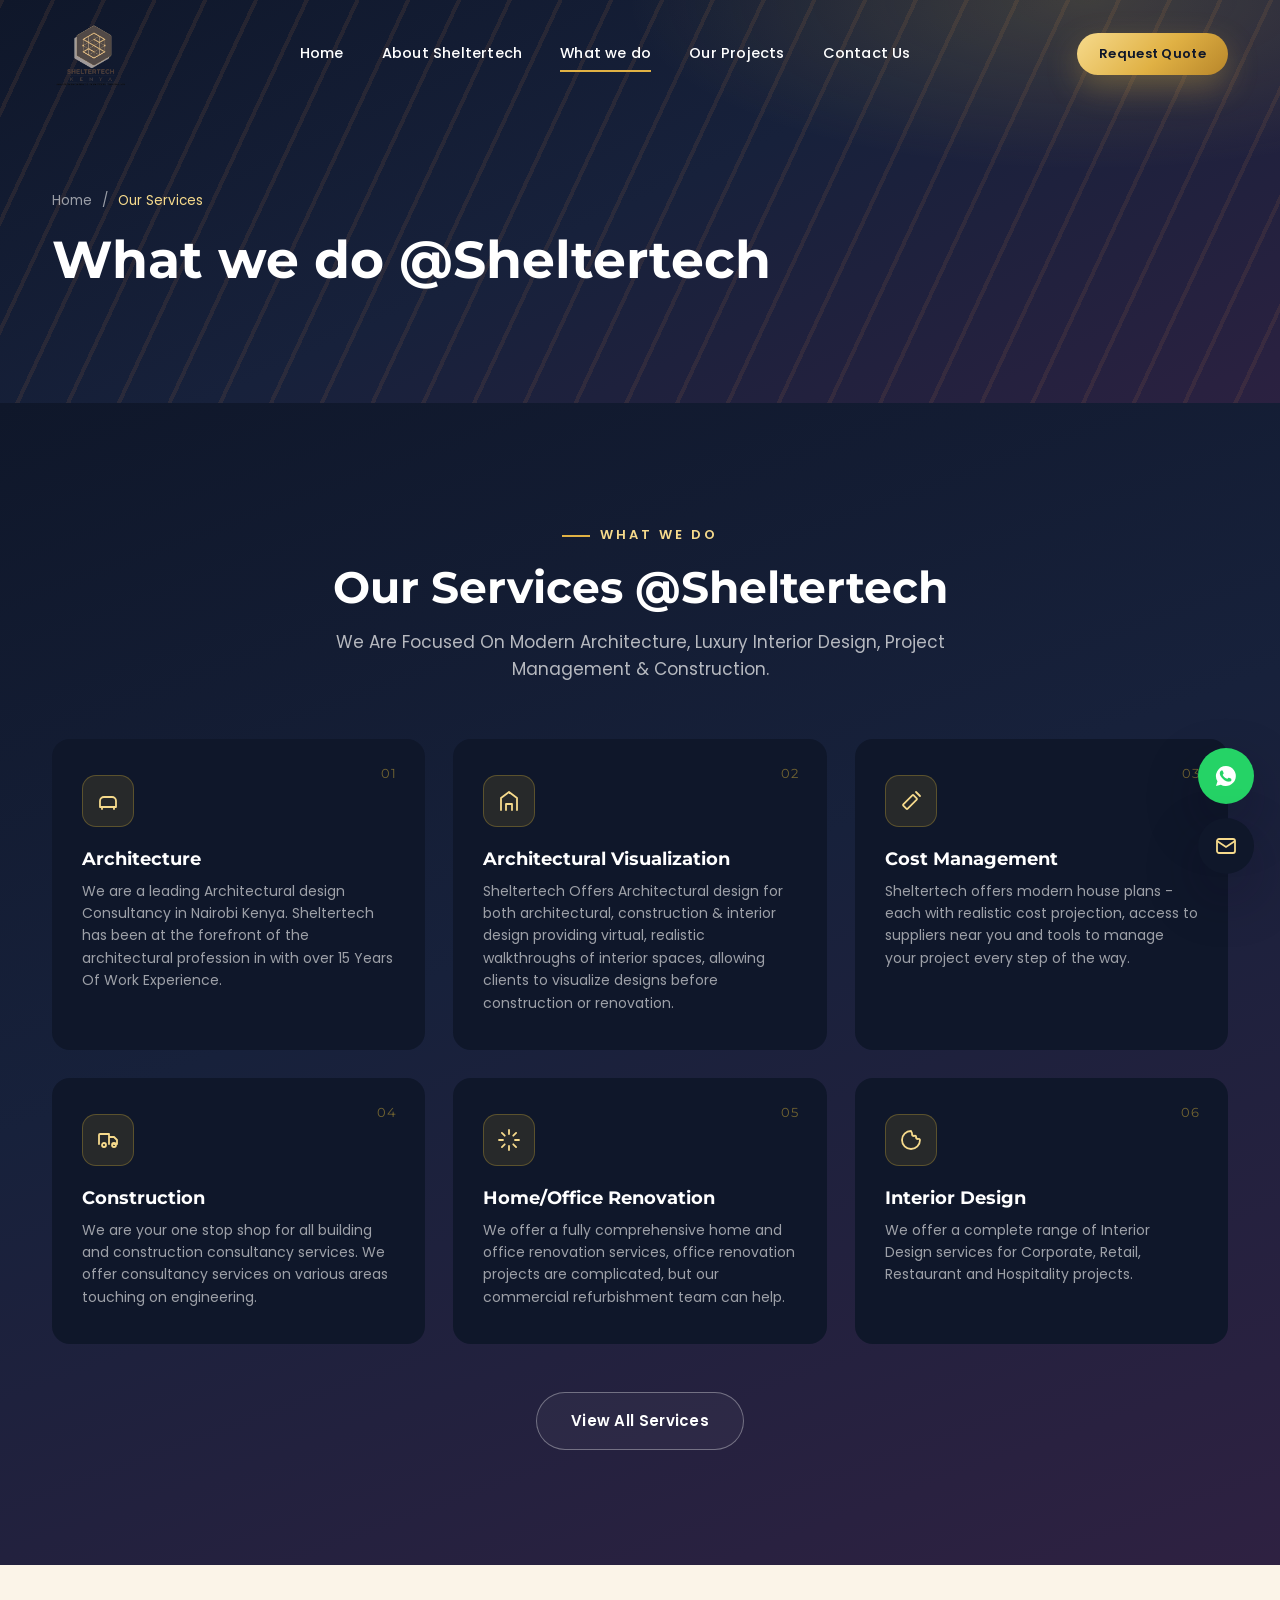
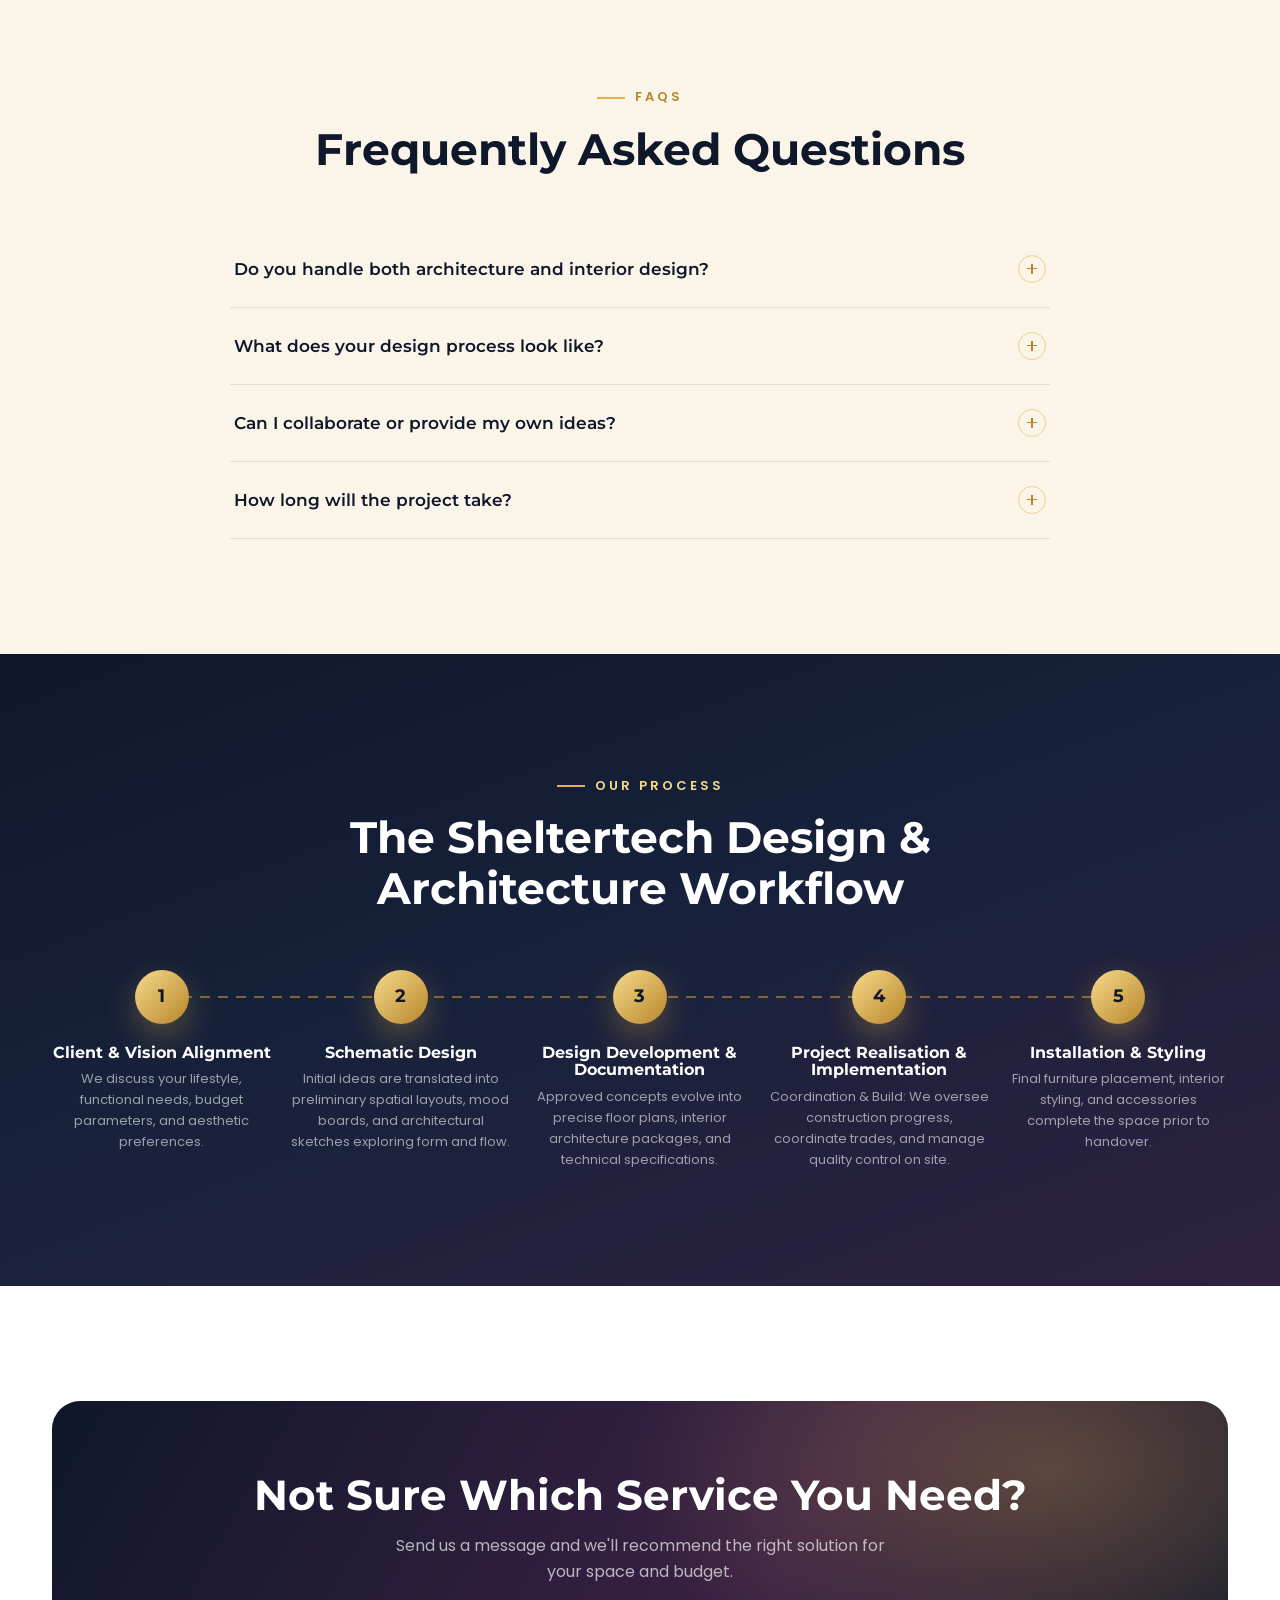
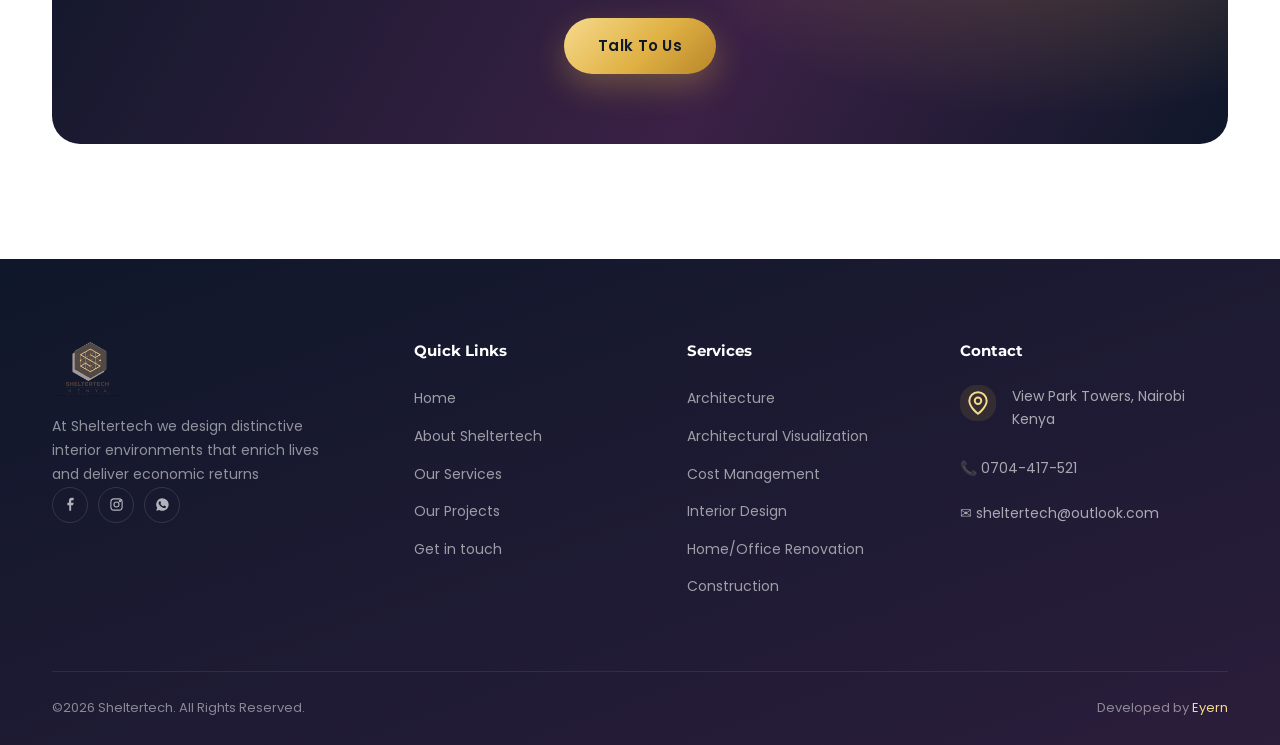
<file: services.html>
<!DOCTYPE html>
<html lang="en">
<head>
<meta charset="UTF-8">
<meta name="viewport" content="width=device-width, initial-scale=1.0">
<title>Our Services</title>
<meta name="description" content="Full range of architectural & interior design services from Sheltertech.">
<link rel="icon" type="image/svg+xml" href="images/logo.png">
<link rel="preconnect" href="https://fonts.googleapis.com">
<link href="https://fonts.googleapis.com/css2?family=Montserrat:wght@500;600;700;800&family=Poppins:wght@300;400;500;600;700&display=swap" rel="stylesheet">
<link rel="stylesheet" href="style.css">
<link rel="stylesheet" href="responsive.css">
</head>
<body>

<div id="preloader" aria-hidden="true"><div class="loader-mark"></div></div>

<!-- HEADER -->
<header class="site-header">
  <div class="container nav-wrap">
    <a href="index.html" class="brand" aria-label="Sheltertech home">
      <img src="images/logo.png" alt="" class="logo-full">
      <img src="images/logo.png" alt="Sheltertech" class="logo-light">
    </a>
    <nav class="nav-links" id="navLinks">
      <a href="index.html">Home</a>
      <a href="about.html">About Sheltertech</a>
      <a href="services.html">What we do</a>
      <a href="projects.html">Our Projects</a>
      <a href="contact.html">Contact Us</a>
    </nav>
    <div class="nav-cta">
      <a href="contact.html#order" class="btn btn-primary btn-sm">Request Quote</a>
      <button class="hamburger" id="hamburger" aria-label="Toggle menu" aria-expanded="false">
        <span></span><span></span><span></span>
      </button>
    </div>
  </div>
</header>

<section class="page-hero">
  <div class="container">
    <div class="breadcrumb"><a href="index.html">Home</a> / <span class="accent">Our Services</span></div>
    <h1>What we do @Sheltertech</h1>
  </div>
</section>

<!-- SERVICES PREVIEW -->
<section class="section section-dark">
  <div class="container">
    <div class="section-head center">
      <span class="eyebrow">What We Do</span>
      <h2>Our Services @Sheltertech</h2>
      <p>We Are Focused On Modern Architecture, Luxury Interior Design, Project Management & Construction.</p>
    </div>
    <div class="services-grid">
      <div class="service-card reveal">
        <span class="num">01</span>
        <div class="service-icon"><svg viewBox="0 0 24 24" fill="none" stroke="currentColor" stroke-width="1.8"
            stroke-linecap="round" stroke-linejoin="round">
            <path d="M4 18v-6a4 4 0 0 1 4-4h8a4 4 0 0 1 4 4v6M4 18h16M6 18v2M18 18v2" />
          </svg></div>
        <h3>Architecture</h3>
        <p>We are a leading Architectural design Consultancy in Nairobi Kenya. Sheltertech has been at the forefront
          of the architectural profession in with over 15 Years Of Work Experience.</p>
      </div>
      <div class="service-card reveal reveal-delay-1">
        <span class="num">02</span>
        <div class="service-icon"><svg viewBox="0 0 24 24" fill="none" stroke="currentColor" stroke-width="1.8"
            stroke-linecap="round" stroke-linejoin="round">
            <path d="M4 21V9l8-6 8 6v12M9 21v-6h6v6" />
          </svg></div>
        <h3>Architectural Visualization</h3>
        <p>Sheltertech Offers Architectural design for both architectural, construction & interior design providing
          virtual, realistic walkthroughs of interior spaces, allowing clients to visualize designs before
          construction or renovation.</p>
      </div>
      <div class="service-card reveal reveal-delay-2">
        <span class="num">03</span>
        <div class="service-icon"><svg viewBox="0 0 24 24" fill="none" stroke="currentColor" stroke-width="1.8"
            stroke-linecap="round" stroke-linejoin="round">
            <path d="M14.7 6.3a1 1 0 0 0-1.4 0l-9 9a1 1 0 0 0 0 1.4l3 3a1 1 0 0 0 1.4 0l9-9a1 1 0 0 0 0-1.4z" />
            <path d="M17 3l4 4" />
          </svg></div>
        <h3>Cost Management</h3>
        <p>Sheltertech offers modern house plans - each with realistic cost projection, access to suppliers near you
          and tools to manage your project every step of the way.</p>
      </div>
      <div class="service-card reveal">
        <span class="num">04</span>
        <div class="service-icon"><svg viewBox="0 0 24 24" fill="none" stroke="currentColor" stroke-width="1.8"
            stroke-linecap="round" stroke-linejoin="round">
            <path
              d="M3 16V7a1 1 0 0 1 1-1h9v10M14 9h4l3 3v4h-3M8 19a2 2 0 1 0 0-4 2 2 0 0 0 0 4zM18 19a2 2 0 1 0 0-4 2 2 0 0 0 0 4z" />
          </svg></div>
        <h3>Construction</h3>
        <p>We are your one stop shop for all building and construction consultancy services. We offer consultancy
          services on various areas touching on engineering.</p>

      </div>
      <div class="service-card reveal reveal-delay-1">
        <span class="num">05</span>
        <div class="service-icon"><svg viewBox="0 0 24 24" fill="none" stroke="currentColor" stroke-width="1.8"
            stroke-linecap="round" stroke-linejoin="round">
            <path
              d="M12 2v4M12 18v4M4.9 4.9l2.8 2.8M16.3 16.3l2.8 2.8M2 12h4M18 12h4M4.9 19.1l2.8-2.8M16.3 7.7l2.8-2.8" />
          </svg></div>
        <h3>Home/Office Renovation</h3>
        <p>We offer a fully comprehensive home and office renovation services, office renovation projects are
          complicated, but our commercial refurbishment team can help.</p>
      </div>
      <div class="service-card reveal reveal-delay-2">
        <span class="num">06</span>
        <div class="service-icon"><svg viewBox="0 0 24 24" fill="none" stroke="currentColor" stroke-width="1.8"
            stroke-linecap="round" stroke-linejoin="round">
            <path d="M12 3a9 9 0 1 0 9 9c0-1-1-1.5-2-1a2 2 0 0 1-2-2c.5-1-1-2-2-1a2 2 0 0 1-2-2c.5-1.5-1-2-1-3z" />
          </svg></div>
        <h3>Interior Design</h3>
        <p>We offer a complete range of Interior Design services for Corporate, Retail, Restaurant and Hospitality
          projects.</p>

      </div>
    </div>
    <div style="text-align:center;margin-top:48px;">
      <a href="services.html" class="btn btn-outline">View All Services</a>
    </div>
  </div>
</section>
<!-- FAQ -->
<section class="section section-light">
  <div class="container">
    <div class="section-head center">
      <span class="eyebrow">FAQs</span>
      <h2>Frequently Asked Questions</h2>
    </div>
    <div class="faq-list">
      <div class="faq-item">
        <button class="faq-q">Do you handle both architecture and interior design?<span class="plus"></span></button>
        <div class="faq-a">
          <p>Yes. Combining both services ensures a seamless transition from the structural shell to the final interior decor.</p>
        </div>
      </div>
      <div class="faq-item">
        <button class="faq-q">What does your design process look like?<span class="plus"></span></button>
        <div class="faq-a">
          <p>Our process starts with an initial consultation to understand your goals and budget. Next comes schematic design, space planning, material selection, 3D renderings, and final construction documentation before building begins</p>
        </div>
      </div>
      <div class="faq-item">
        <button class="faq-q">Can I collaborate or provide my own ideas?<span class="plus"></span></button>
        <div class="faq-a">
          <p>Yes. We welcome your inspiration images, lifestyle needs, and functional ideas to make sure the final design matches your personal taste</p>
        </div>
      </div>
      <div class="faq-item">
        <button class="faq-q">How long will the project take?<span class="plus"></span></button>
        <div class="faq-a">
          <p>Timelines depend on whether you are doing a simple room makeover, a full home renovation, or a new architectural build. Small spaces may take a few weeks in design, while full construction projects can span several months.</p>
        </div>
      </div>
    </div>
  </div>
</section>

<!-- PROCESS -->
<section class="section section-dark">
  <div class="container">
    <div class="section-head center">
      <span class="eyebrow">Our Process</span>
      <h2>The Sheltertech Design & Architecture Workflow</h2>
    </div>
    <div class="process-track">
      <div class="process-step reveal">
        <div class="process-num">1</div>
        <h4>Client & Vision Alignment</h4>
        <p>We discuss your lifestyle, functional needs, budget parameters, and aesthetic preferences.</p>
      </div>
      <div class="process-step reveal reveal-delay-1">
        <div class="process-num">2</div>
        <h4>Schematic Design</h4>
        <p>Initial ideas are translated into preliminary spatial layouts, mood boards, and architectural sketches exploring form and flow.</p>
      </div>
      <div class="process-step reveal reveal-delay-2">
        <div class="process-num">3</div>
        <h4>Design Development & Documentation</h4>
        <p>Approved concepts evolve into precise floor plans, interior architecture packages, and technical specifications.</p>
      </div>
      <div class="process-step reveal">
        <div class="process-num">4</div>
        <h4>Project Realisation & Implementation</h4>
        <p>Coordination & Build: We oversee construction progress, coordinate trades, and manage quality control on site.</p>
      </div>
      <div class="process-step reveal reveal-delay-1">
        <div class="process-num">5</div>
        <h4>Installation & Styling</h4>
        <p>Final furniture placement, interior styling, and accessories complete the space prior to handover.</p>
      </div>
    </div>
  </div>
</section>

<section class="section">
  <div class="container">
    <div class="cta-banner reveal-zoom">
      <h2>Not Sure Which Service You Need?</h2>
      <p>Send us a message and we'll recommend the right solution for your space and budget.</p>
      <a href="contact.html" class="btn btn-primary">Talk To Us</a>
    </div>
  </div>
</section>

<!-- FOOTER -->
<footer class="site-footer">
  <div class="container">
    <div class="footer-grid">
      <div class="footer-about">
        <img src="images/logo.png" alt="Sheltertech">
        <p>At Sheltertech we design distinctive interior environments that enrich lives and deliver economic returns
        </p>
        <div class="footer-social">
          <a href="https://www.facebook.com/sheltertechkenya/" aria-label="Facebook"><svg viewBox="0 0 24 24" fill="currentColor">
              <path d="M13 22v-9h3l1-4h-4V7c0-1 .3-2 2-2h2V1h-3c-3 0-4.5 2-4.5 4.5V9H7v4h3v9z" />
            </svg></a>
          <a href="https://www.instagram.com/sheltertech_interiors/" aria-label="Instagram"><svg viewBox="0 0 24 24" fill="none" stroke="currentColor"
              stroke-width="1.8">
              <rect x="3" y="3" width="18" height="18" rx="5" />
              <circle cx="12" cy="12" r="4" />
              <circle cx="17.5" cy="6.5" r="1" />
            </svg></a>
          <a href="https://wa.me/254704417521" aria-label="WhatsApp"><svg viewBox="0 0 24 24" fill="currentColor">
              <path
                d="M12 2a10 10 0 0 0-8.5 15.3L2 22l4.9-1.3A10 10 0 1 0 12 2zm5.6 14.2c-.2.7-1.4 1.3-2 1.4-.5.1-1.2.1-1.9-.1-.4-.1-1-.3-1.7-.6-3-1.3-4.9-4.3-5-4.5-.2-.2-1.2-1.6-1.2-3 0-1.4.7-2.1 1-2.4.3-.3.6-.4.8-.4h.6c.2 0 .4 0 .6.5.2.5.8 1.9.8 2 .1.2.1.3 0 .5-.1.2-.1.3-.3.5l-.4.5c-.1.2-.3.3-.1.6.2.3.8 1.3 1.7 2.1 1.2 1 2.1 1.4 2.4 1.5.3.1.5.1.6-.1l.7-.8c.3-.3.5-.3.8-.2l1.8.9c.2.1.4.2.5.3.1.2.1.9-.1 1.6z" />
            </svg></a>
        </div>
      </div>
      <div class="footer-col">
        <h5>Quick Links</h5>
        <ul>
          <li><a href="index.html">Home</a></li>
          <li><a href="about.html">About Sheltertech</a></li>
          <li><a href="services.html">Our Services</a></li>
          <li><a href="projects.html">Our Projects</a></li>
          <li><a href="contact.html">Get in touch</a></li>
        </ul>
      </div>
      <div class="footer-col">
        <h5>Services</h5>
        <ul>
          <li><a href="services.html">Architecture</a></li>
          <li><a href="services.html">Architectural Visualization</a></li>
          <li><a href="services.html">Cost Management</a></li>
          <li><a href="services.html">Interior Design</a></li>
          <li><a href="services.html">Home/Office Renovation</a></li>
          <li><a href="services.html">Construction</a></li>

        </ul>
      </div>
      <div class="footer-col">
        <h5>Contact</h5>
        <div class="info-row">
          <div class="why-icon" style="width:36px;height:36px;"><svg viewBox="0 0 24 24" fill="none"
              stroke="currentColor" stroke-width="1.8">
              <path d="M20 10c0 6-8 12-8 12s-8-6-8-12a8 8 0 0 1 16 0z" />
              <circle cx="12" cy="10" r="3" />
            </svg></div>
          <p>View Park Towers, Nairobi Kenya</p>
        </div>
        <div class="info-row">
          <p>📞 0704-417-521<br><br>✉   sheltertech@outlook.com</p>
        </div>
      </div>
    </div>
    <div class="footer-bottom">
      <span>©2026 Sheltertech. All Rights Reserved.</span>
      <span class="credit">Developed by <a href="tel:+254722424220">Eyern</a></span>
    </div>
  </div>
</footer>

<!-- FLOATING BUTTONS -->
<div class="fab-stack">
  <a class="fab fab-whatsapp" href="https://wa.me/254704417521" target="_blank" rel="noopener"
    aria-label="Chat on WhatsApp">
    <span class="fab-tooltip">Chat on WhatsApp</span>
    <svg viewBox="0 0 24 24" fill="currentColor">
      <path
        d="M12 2a10 10 0 0 0-8.5 15.3L2 22l4.9-1.3A10 10 0 1 0 12 2zm5.6 14.2c-.2.7-1.4 1.3-2 1.4-.5.1-1.2.1-1.9-.1-.4-.1-1-.3-1.7-.6-3-1.3-4.9-4.3-5-4.5-.2-.2-1.2-1.6-1.2-3 0-1.4.7-2.1 1-2.4.3-.3.6-.4.8-.4h.6c.2 0 .4 0 .6.5.2.5.8 1.9.8 2 .1.2.1.3 0 .5-.1.2-.1.3-.3.5l-.4.5c-.1.2-.3.3-.1.6.2.3.8 1.3 1.7 2.1 1.2 1 2.1 1.4 2.4 1.5.3.1.5.1.6-.1l.7-.8c.3-.3.5-.3.8-.2l1.8.9c.2.1.4.2.5.3.1.2.1.9-.1 1.6z" />
    </svg>
  </a>
  <a class="fab fab-email" href="mailto:sheltertech@outlook.com" aria-label="Email us">
    <span class="fab-tooltip">Email Us</span>
    <svg viewBox="0 0 24 24" fill="none" stroke="currentColor" stroke-width="1.8">
      <rect x="3" y="5" width="18" height="14" rx="2" />
      <path d="M3 7l9 6 9-6" />
    </svg>
  </a>
</div>

<script src="script.js"></script>
</body>
</html>
</file>
<file: style.css>
/* =====================================================================
   SKY FURNITURES & INTERIOR — MAIN STYLESHEET
   Design tokens: Dark Navy / Walnut Brown / Gold / Light
   Fonts: Montserrat (display) + Poppins (body)
   ===================================================================== */

:root {
  /* ---- Brand colors ---- */
  --primary: #0F172A;
  --secondary: #1E1433;
  --accent: #E0B144;
  --accent-light: #F6DA8C;
  --accent-dark: #B8862A;
  --wood: #A2673F;
  --wood-dark: #6E4429;
  --plum: #3B2145;
  --emerald: #1C4B43;
  --light: #FBF4E8;
  --white: #FFFFFF;
  --text-dark: #1F2937;
  --text-muted: #5B6472;

  /* ---- Elevation / glass ---- */
  --glass-bg: rgba(255, 255, 255, 0.08);
  --glass-border: rgba(224, 177, 68, 0.22);
  --shadow-soft: 0 10px 30px rgba(59, 33, 69, 0.14);
  --shadow-lift: 0 22px 55px rgba(15, 10, 30, 0.32);
  --shadow-gold: 0 12px 32px rgba(224, 177, 68, 0.32);

  /* ---- Radii / spacing ---- */
  --radius-sm: 10px;
  --radius-md: 18px;
  --radius-lg: 28px;
  --radius-pill: 999px;
  --gap-section: clamp(64px, 9vw, 130px);
  --container: 1240px;

  /* ---- Type ---- */
  --font-display: 'Montserrat', sans-serif;
  --font-body: 'Poppins', sans-serif;

  --ease: cubic-bezier(.16, .84, .44, 1);
}

/* ---------------------------------------------------------------------
   RESET
--------------------------------------------------------------------- */
*,
*::before,
*::after {
  box-sizing: border-box;
  margin: 0;
  padding: 0;
}

html {
  scroll-behavior: smooth;
}

body {
  font-family: var(--font-body);
  color: var(--text-dark);
  background: var(--white);
  line-height: 1.6;
  overflow-x: hidden;
  -webkit-font-smoothing: antialiased;
}

img {
  max-width: 100%;
  display: block;
}

a {
  text-decoration: none;
  color: inherit;
}

ul {
  list-style: none;
}

button {
  font-family: inherit;
  border: none;
  cursor: pointer;
  background: none;
}

input,
textarea,
select {
  font-family: inherit;
}

h1,
h2,
h3,
h4 {
  font-family: var(--font-display);
  color: var(--primary);
  line-height: 1.15;
  font-weight: 700;
}

.container {
  max-width: var(--container);
  margin: 0 auto;
  padding: 0 32px;
}

/* visible keyboard focus */
a:focus-visible,
button:focus-visible,
input:focus-visible,
textarea:focus-visible,
select:focus-visible {
  outline: 2px solid var(--accent);
  outline-offset: 3px;
  border-radius: 4px;
}

@media (prefers-reduced-motion: reduce) {

  *,
  *::before,
  *::after {
    animation-duration: 0.001ms !important;
    animation-iteration-count: 1 !important;
    transition-duration: 0.001ms !important;
    scroll-behavior: auto !important;
  }
}

/* ---------------------------------------------------------------------
   UTILITIES
--------------------------------------------------------------------- */
.section {
  padding: var(--gap-section) 0;
}

.section-dark {
  background: linear-gradient(160deg, var(--primary) 0%, #17213b 45%, var(--plum) 130%);
  color: var(--light);
}

.section-dark h2,
.section-dark h3 {
  color: var(--white);
}

.section-light {
  background: var(--light);
}

.eyebrow {
  display: inline-flex;
  align-items: center;
  gap: 10px;
  font-family: var(--font-body);
  font-size: 13px;
  font-weight: 600;
  letter-spacing: 3px;
  text-transform: uppercase;
  color: var(--accent-dark);
  margin-bottom: 16px;
}

.eyebrow::before {
  content: "";
  width: 28px;
  height: 2px;
  background: var(--accent);
  display: inline-block;
}

.section-dark .eyebrow {
  color: var(--accent-light);
}

.section-head {
  max-width: 680px;
  margin-bottom: 56px;
}

.section-head.center {
  margin-left: auto;
  margin-right: auto;
  text-align: center;
}

.section-head h2 {
  font-size: clamp(30px, 4vw, 44px);
  margin-bottom: 16px;
}

.section-head p {
  color: var(--text-muted);
  font-size: 17px;
}

.section-dark .section-head p {
  color: rgba(245, 245, 245, 0.72);
}

.btn {
  display: inline-flex;
  align-items: center;
  justify-content: center;
  gap: 10px;
  padding: 16px 34px;
  border-radius: var(--radius-pill);
  font-weight: 600;
  font-size: 15px;
  letter-spacing: 0.3px;
  transition: transform .35s var(--ease), box-shadow .35s var(--ease), background .35s var(--ease), color .35s var(--ease);
  position: relative;
  overflow: hidden;
  white-space: nowrap;
}

.btn-primary {
  background: linear-gradient(135deg, var(--accent-light), var(--accent) 55%, var(--accent-dark));
  color: var(--primary);
  box-shadow: var(--shadow-gold);
}

.btn-primary:hover {
  transform: translateY(-3px);
  box-shadow: 0 20px 44px rgba(224, 177, 68, 0.42);
}

.btn-outline {
  border: 1.5px solid rgba(245, 245, 245, 0.35);
  color: var(--white);
  background: rgba(255, 255, 255, 0.04);
}

.btn-outline:hover {
  border-color: var(--accent);
  background: rgba(212, 175, 55, 0.1);
  transform: translateY(-3px);
}

.btn-dark {
  background: var(--primary);
  color: var(--white);
}

.btn-dark:hover {
  transform: translateY(-3px);
  box-shadow: var(--shadow-lift);
}

.btn-sm {
  padding: 11px 22px;
  font-size: 13px;
}

/* ripple */
.btn .ripple {
  position: absolute;
  border-radius: 50%;
  transform: scale(0);
  background: rgba(255, 255, 255, 0.5);
  animation: ripple .6s var(--ease);
  pointer-events: none;
}

@keyframes ripple {
  to {
    transform: scale(3.2);
    opacity: 0;
  }
}

.divider-wood {
  width: 100%;
  height: 34px;
  background: url("data:image/svg+xml,%3Csvg xmlns='http://www.w3.org/2000/svg' viewBox='0 0 1200 40' preserveAspectRatio='none'%3E%3Cpath d='M0 20 Q150 4 300 20 T600 20 T900 20 T1200 20' stroke='%23D4AF37' stroke-width='1.4' fill='none' opacity='0.55'/%3E%3Cpath d='M0 26 Q150 12 300 26 T600 26 T900 26 T1200 26' stroke='%238B5E3C' stroke-width='1' fill='none' opacity='0.4'/%3E%3C/svg%3E") center/cover no-repeat;
  opacity: 0.9;
}

.reveal {
  opacity: 0;
  transform: translateY(36px);
  transition: opacity .8s var(--ease), transform .8s var(--ease);
}

.reveal.in-view {
  opacity: 1;
  transform: translateY(0);
}

.reveal-zoom {
  opacity: 0;
  transform: scale(.92);
  transition: opacity .8s var(--ease), transform .8s var(--ease);
}

.reveal-zoom.in-view {
  opacity: 1;
  transform: scale(1);
}

.reveal-delay-1.in-view {
  transition-delay: .12s;
}

.reveal-delay-2.in-view {
  transition-delay: .24s;
}

.reveal-delay-3.in-view {
  transition-delay: .36s;
}

/* placeholder "photo" tiles built from CSS — no external images needed */
.tile {
  position: relative;
  border-radius: var(--radius-md);
  overflow: hidden;
  background: linear-gradient(145deg, #1a2740, #0c1424);
  display: flex;
  align-items: flex-end;
}

.tile::before {
  content: "";
  position: absolute;
  inset: 0;
  background:
    radial-gradient(120% 80% at 15% 0%, rgba(212, 175, 55, 0.18), transparent 55%),
    repeating-linear-gradient(100deg, rgba(139, 94, 60, 0.18) 0 3px, transparent 3px 26px);
}

.tile .tile-icon {
  position: absolute;
  inset: 0;
  display: flex;
  align-items: center;
  justify-content: center;
  opacity: .9;
}

.tile .tile-icon svg {
  width: 34%;
  max-width: 150px;
  stroke: var(--accent);
  opacity: .55;
}

.tile .tile-label {
  position: relative;
  z-index: 1;
  padding: 20px 22px;
  font-family: var(--font-display);
  color: var(--white);
  font-weight: 600;
  letter-spacing: 0.4px;
  background: linear-gradient(to top, rgba(0, 0, 0, 0.55), transparent);
  width: 100%;
}

/* photo tiles: real photography with the same premium framing as CSS placeholders */
.tile.photo {
  background-size: cover;
  background-position: center;
  transition: transform .6s var(--ease);
}

.tile.photo::before {
  background:
    linear-gradient(180deg, rgba(15, 23, 42, 0.05) 0%, rgba(15, 23, 42, 0.55) 100%),
    linear-gradient(100deg, rgba(224, 177, 68, 0.14) 0%, transparent 40%);
}

.tile.photo .tile-icon {
  display: none;
}

a .tile.photo,
.masonry-item:hover .tile.photo,
.product-card:hover .tile.photo {
  transform: scale(1.06);
}

.tile.photo {
  overflow: hidden;
}

/* ---------------------------------------------------------------------
   PRELOADER
--------------------------------------------------------------------- */
#preloader {
  position: fixed;
  inset: 0;
  z-index: 9999;
  background: var(--primary);
  display: flex;
  align-items: center;
  justify-content: center;
  transition: opacity .6s ease, visibility .6s ease;
}

#preloader.hidden {
  opacity: 0;
  visibility: hidden;
}

.loader-mark {
  width: 64px;
  height: 64px;
  position: relative;
}

.loader-mark::before,
.loader-mark::after {
  content: "";
  position: absolute;
  inset: 0;
  border-radius: 50%;
  border: 2px solid transparent;
}

.loader-mark::before {
  border-top-color: var(--accent);
  animation: spin 1s linear infinite;
}

.loader-mark::after {
  border-bottom-color: rgba(212, 175, 55, 0.3);
  animation: spin 1.6s linear infinite reverse;
}

@keyframes spin {
  to {
    transform: rotate(360deg);
  }
}

/* ---------------------------------------------------------------------
   HEADER / NAV
--------------------------------------------------------------------- */
.site-header {
  position: fixed;
  top: 0;
  left: 0;
  width: 100%;
  z-index: 1000;
  padding: 22px 0;
  transition: padding .4s var(--ease), background .4s var(--ease), box-shadow .4s var(--ease);
}

.site-header .nav-wrap {
  display: flex;
  align-items: center;
  justify-content: space-between;
}

.brand {
  display: flex;
  align-items: center;
  gap: 10px;
}

.brand img {
  height: 64px;
  width: auto;
  transition: height .4s var(--ease);
}

.brand .logo-full {
  display: block;
}

.brand .logo-light {
  display: none;
}

.nav-links {
  display: flex;
  align-items: center;
  gap: 38px;
}

.nav-links a {
  font-size: 14.5px;
  font-weight: 500;
  color: var(--white);
  position: relative;
  padding: 6px 0;
  letter-spacing: .2px;
}

.nav-links a::after {
  content: "";
  position: absolute;
  left: 0;
  bottom: 0;
  width: 0;
  height: 2px;
  background: var(--accent);
  transition: width .35s var(--ease);
}

.nav-links a:hover::after,
.nav-links a.active::after {
  width: 100%;
}

.nav-links a.active {
  color: var(--accent-light);
}

.nav-cta {
  display: flex;
  align-items: center;
  gap: 18px;
}

.hamburger {
  display: none;
  flex-direction: column;
  gap: 5px;
  width: 30px;
  z-index: 1200;
}

.hamburger span {
  height: 2px;
  width: 100%;
  background: var(--white);
  transition: transform .35s var(--ease), opacity .35s var(--ease);
}

.site-header.scrolled {
  background: rgba(15, 23, 42, 0.92);
  backdrop-filter: blur(14px);
  box-shadow: 0 8px 30px rgba(0, 0, 0, 0.25);
  padding: 12px 0;
}

.site-header.scrolled .brand img {
  height: 52px;
}

.site-header:not(.scrolled) .nav-links a {
  color: var(--white);
}

.site-header.on-light:not(.scrolled) .nav-links a,
.site-header.on-light:not(.scrolled) .hamburger span {
  color: var(--primary);
}

.site-header.on-light:not(.scrolled) .hamburger span {
  background: var(--primary);
}

.site-header:not(.on-light):not(.scrolled) .brand .logo-full {
  display: none;
}

.site-header:not(.on-light):not(.scrolled) .brand .logo-light {
  display: block;
}

.site-header.scrolled .brand .logo-full {
  display: none;
}

.site-header.scrolled .brand .logo-light {
  display: block;
}

.site-header.on-light.scrolled .brand .logo-light {
  display: none;
}

.site-header.on-light.scrolled .brand .logo-full {
  display: block;
}

.hamburger span {
  background: var(--white);
}

/* mobile menu */
@media(max-width:920px) {
  .hamburger {
    display: flex;
  }

  .nav-links {
    position: fixed;
    top: 0;
    right: 0;
    height: 100vh;
    width: min(78vw, 340px);
    background: var(--primary);
    flex-direction: column;
    justify-content: center;
    gap: 30px;
    padding: 40px;
    transform: translateX(100%);
    transition: transform .5s var(--ease);
  }

  .nav-links.open {
    transform: translateX(0);
    box-shadow: -20px 0 50px rgba(0, 0, 0, .35);
  }

  .nav-links a {
    color: var(--white) !important;
    font-size: 18px;
  }

  .nav-cta .btn-primary {
    display: none;
  }

  .nav-links.open::after {
    content: "";
  }

  body.menu-open {
    overflow: hidden;
  }

  .hamburger.active span:nth-child(1) {
    transform: translateY(7px) rotate(45deg);
  }

  .hamburger.active span:nth-child(2) {
    opacity: 0;
  }

  .hamburger.active span:nth-child(3) {
    transform: translateY(-7px) rotate(-45deg);
  }
}

/* ---------------------------------------------------------------------
   HERO + SLIDESHOW
--------------------------------------------------------------------- */
.hero {
  position: relative;
  min-height: 100vh;
  display: flex;
  align-items: center;
  overflow: hidden;
  background: var(--primary);
  color: var(--white);
}

.hero-slides {
  position: absolute;
  inset: 0;
  z-index: 0;
}

.hero-slide {
  position: absolute;
  inset: 0;
  opacity: 0;
  transform: scale(1.08);
  transition: opacity 1.4s var(--ease);
}

.hero-slide.active {
  opacity: 1;
  z-index: 1;
  animation: kenburns 9s ease-in-out forwards;
}

@keyframes kenburns {
  0% {
    transform: scale(1.1) translate(0, 0);
  }

  100% {
    transform: scale(1) translate(-1%, -1%);
  }
}

.hero-slide .slide-bg {
  position: absolute;
  inset: 0;
  background-size: cover;
  background-position: center;
}

.hero-slide .slide-bg::before {
  content: "";
  position: absolute;
  inset: 0;
  background:
    radial-gradient(120% 90% at 80% 0%, rgba(224, 177, 68, 0.16), transparent 55%),
    linear-gradient(150deg, rgba(15, 23, 42, 0.55), rgba(59, 33, 69, 0.55) 60%, rgba(15, 23, 42, 0.75));
}

.hero-slide .slide-bg::after {
  content: "";
  position: absolute;
  inset: 0;
  background-image: repeating-linear-gradient(115deg, rgba(224, 177, 68, 0.08) 0 4px, transparent 4px 46px);
  mix-blend-mode: overlay;
}

.hero-overlay {
  position: absolute;
  inset: 0;
  background: linear-gradient(180deg, rgba(15, 23, 42, 0.35), rgba(15, 23, 42, 0.92) 82%);
  z-index: 1;
}

.hero-content {
  position: relative;
  z-index: 2;
  padding-top: 80px;
  width: 100%;
}

.hero-grid {
  display: grid;
  grid-template-columns: 1.15fr .85fr;
  gap: 60px;
  align-items: center;
}

.hero-tag {
  display: inline-flex;
  align-items: center;
  gap: 10px;
  padding: 9px 18px;
  border: 1px solid rgba(212, 175, 55, 0.4);
  border-radius: var(--radius-pill);
  font-size: 13px;
  letter-spacing: 2px;
  text-transform: uppercase;
  color: var(--accent-light);
  background: rgba(212, 175, 55, 0.08);
  margin-bottom: 26px;
}

.hero h1 {
  font-size: clamp(38px, 5.4vw, 64px);
  font-weight: 700;
  color: var(--white);
  margin-bottom: 22px;
}

.hero h1 .type-cursor {
  display: inline-block;
  width: 3px;
  background: var(--accent);
  margin-left: 4px;
  animation: blink 1s steps(1) infinite;
}

@keyframes blink {
  50% {
    opacity: 0;
  }
}

.hero p.lead {
  font-size: 18px;
  color: rgba(245, 245, 245, 0.78);
  max-width: 560px;
  margin-bottom: 36px;
}

.hero-actions {
  display: flex;
  gap: 18px;
  flex-wrap: wrap;
  margin-bottom: 56px;
}

.hero-stats {
  display: flex;
  gap: 44px;
  flex-wrap: wrap;
}

.stat b {
  display: block;
  font-family: var(--font-display);
  font-size: 32px;
  color: var(--accent-light);
}

.stat span {
  font-size: 13px;
  color: rgba(245, 245, 245, 0.62);
  letter-spacing: .5px;
}

/* floating product card + slide dots */
.hero-visual {
  position: relative;
  height: 520px;
}

.floating-card {
  position: absolute;
  background: var(--glass-bg);
  border: 1px solid var(--glass-border);
  backdrop-filter: blur(16px);
  border-radius: var(--radius-md);
  padding: 20px;
  box-shadow: var(--shadow-lift);
  animation: floaty 6s ease-in-out infinite;
}

.floating-card.card-1 {
  top: 6%;
  left: 4%;
  width: 230px;
  animation-delay: 0s;
}

.floating-card.card-2 {
  bottom: 10%;
  right: 2%;
  width: 210px;
  animation-delay: 1.4s;
}

.floating-card.card-3 {
  top: 42%;
  right: 20%;
  width: 150px;
  animation-delay: .7s;
  padding: 14px;
}

@keyframes floaty {

  0%,
  100% {
    transform: translateY(0);
  }

  50% {
    transform: translateY(-16px);
  }
}

.floating-card .fc-icon {
  width: 38px;
  height: 38px;
  border-radius: 10px;
  background: linear-gradient(135deg, var(--accent-light), var(--accent-dark));
  display: flex;
  align-items: center;
  justify-content: center;
  margin-bottom: 12px;
}

.floating-card .fc-icon svg {
  width: 20px;
  height: 20px;
  stroke: var(--primary);
}

.floating-card h4 {
  color: var(--white);
  font-size: 15px;
  margin-bottom: 4px;
}

.floating-card p {
  color: rgba(245, 245, 245, 0.6);
  font-size: 12.5px;
}

.slide-dots {
  position: absolute;
  bottom: 14px;
  left: 0;
  display: flex;
  gap: 10px;
  z-index: 3;
}

.slide-dots button {
  width: 34px;
  height: 4px;
  border-radius: 2px;
  background: rgba(255, 255, 255, 0.28);
  transition: background .35s var(--ease), width .35s var(--ease);
}

.slide-dots button.active {
  background: var(--accent);
  width: 52px;
}

.scroll-indicator {
  position: absolute;
  bottom: 26px;
  left: 50%;
  transform: translateX(-50%);
  z-index: 3;
  display: flex;
  flex-direction: column;
  align-items: center;
  gap: 8px;
  color: rgba(245, 245, 245, 0.55);
  font-size: 11px;
  letter-spacing: 2px;
  text-transform: uppercase;
}

.scroll-indicator .mouse {
  width: 22px;
  height: 36px;
  border: 1.5px solid rgba(245, 245, 245, 0.4);
  border-radius: 12px;
  position: relative;
}

.scroll-indicator .mouse::before {
  content: "";
  position: absolute;
  top: 6px;
  left: 50%;
  translate: -50% 0;
  width: 3px;
  height: 8px;
  border-radius: 2px;
  background: var(--accent);
  animation: scrolldown 1.6s ease-in-out infinite;
}

@keyframes scrolldown {
  0% {
    opacity: 1;
    top: 6px;
  }

  100% {
    opacity: 0;
    top: 18px;
  }
}

@media(max-width:980px) {
  .hero-grid {
    grid-template-columns: 1fr;
  }

  .hero-visual {
    height: 340px;
    margin-top: 20px;
  }
}

/* ---------------------------------------------------------------------
   ABOUT PREVIEW
--------------------------------------------------------------------- */
.about-preview .grid2 {
  display: grid;
  grid-template-columns: .9fr 1.1fr;
  gap: 70px;
  align-items: center;
}

.about-visual {
  position: relative;
}

.about-visual .tile {
  height: 440px;
}

.about-visual .badge-float {
  position: absolute;
  bottom: -30px;
  left: -30px;
  background: var(--white);
  border-radius: var(--radius-md);
  padding: 22px 26px;
  box-shadow: var(--shadow-lift);
  display: flex;
  align-items: center;
  gap: 16px;
}

.badge-float b {
  font-family: var(--font-display);
  font-size: 30px;
  color: var(--accent-dark);
}

.badge-float span {
  font-size: 12.5px;
  color: var(--text-muted);
  display: block;
  max-width: 110px;
}

.about-copy p {
  color: var(--text-muted);
  margin-bottom: 18px;
  font-size: 16px;
}

.about-copy .signature {
  font-family: var(--font-display);
  font-style: italic;
  color: var(--wood);
  margin: 24px 0;
  font-size: 18px;
}

@media(max-width:900px) {
  .about-preview .grid2 {
    grid-template-columns: 1fr;
    gap: 80px 0;
  }

  .about-visual .badge-float {
    position: static;
    margin-top: 22px;
    width: fit-content;
  }
}

/* ---------------------------------------------------------------------
   WHY CHOOSE US
--------------------------------------------------------------------- */
.why-grid {
  display: grid;
  grid-template-columns: repeat(3, 1fr);
  gap: 28px;
}

.why-card {
  background: var(--white);
  border-radius: var(--radius-md);
  padding: 34px 28px;
  box-shadow: var(--shadow-soft);
  transition: transform .4s var(--ease), box-shadow .4s var(--ease);
  border: 1px solid rgba(15, 23, 42, 0.05);
}

.why-card:hover {
  transform: translateY(-8px);
  box-shadow: var(--shadow-lift);
}

.why-icon {
  width: 56px;
  height: 56px;
  border-radius: 16px;
  display: flex;
  align-items: center;
  justify-content: center;
  background: linear-gradient(135deg, rgba(212, 175, 55, 0.15), rgba(139, 94, 60, 0.15));
  margin-bottom: 20px;
}

.why-icon svg {
  width: 26px;
  height: 26px;
  stroke: var(--accent-dark);
}

.why-card h3 {
  font-size: 19px;
  margin-bottom: 10px;
}

.why-card p {
  color: var(--text-muted);
  font-size: 14.5px;
}

@media(max-width:900px) {
  .why-grid {
    grid-template-columns: repeat(2, 1fr);
  }
}

@media(max-width:560px) {
  .why-grid {
    grid-template-columns: 1fr;
  }
}

/* ---------------------------------------------------------------------
   SERVICES CARDS (home preview + services page)
--------------------------------------------------------------------- */
.services-grid {
  display: grid;
  grid-template-columns: repeat(3, 1fr);
  gap: 28px;
}

.service-card {
  position: relative;
  background: var(--primary);
  border-radius: var(--radius-md);
  padding: 36px 30px;
  overflow: hidden;
  color: var(--white);
  transition: transform .45s var(--ease), box-shadow .45s var(--ease);
}

.service-card::before {
  content: "";
  position: absolute;
  inset: 0;
  opacity: 0;
  background: linear-gradient(135deg, rgba(212, 175, 55, 0.22), transparent 60%);
  transition: opacity .45s var(--ease);
}

.service-card:hover {
  transform: translateY(-8px);
  box-shadow: var(--shadow-lift);
}

.service-card:hover::before {
  opacity: 1;
}

.service-icon {
  width: 52px;
  height: 52px;
  border-radius: 14px;
  background: rgba(212, 175, 55, 0.12);
  border: 1px solid rgba(212, 175, 55, 0.3);
  display: flex;
  align-items: center;
  justify-content: center;
  margin-bottom: 22px;
  position: relative;
  z-index: 1;
}

.service-icon svg {
  width: 24px;
  height: 24px;
  stroke: var(--accent-light);
}

.service-card h3 {
  color: var(--white);
  font-size: 18px;
  margin-bottom: 10px;
  position: relative;
  z-index: 1;
}

.service-card p {
  color: rgba(245, 245, 245, 0.62);
  font-size: 14px;
  position: relative;
  z-index: 1;
}

.service-card .num {
  position: absolute;
  top: 24px;
  right: 28px;
  font-family: var(--font-display);
  font-size: 13px;
  color: rgba(212, 175, 55, 0.5);
  letter-spacing: 1px;
}

.services-full-grid {
  display: grid;
  grid-template-columns: repeat(3, 1fr);
  gap: 24px;
}

.service-mini {
  background: var(--white);
  border-radius: var(--radius-sm);
  padding: 26px 22px;
  border: 1px solid rgba(15, 23, 42, 0.06);
  box-shadow: var(--shadow-soft);
  display: flex;
  gap: 16px;
  align-items: flex-start;
  transition: transform .35s var(--ease), border-color .35s var(--ease);
}

.service-mini:hover {
  transform: translateY(-6px);
  border-color: rgba(212, 175, 55, 0.5);
}

.service-mini .mini-icon {
  flex: none;
  width: 44px;
  height: 44px;
  border-radius: 12px;
  background: linear-gradient(135deg, rgba(212, 175, 55, 0.15), rgba(139, 94, 60, 0.15));
  display: flex;
  align-items: center;
  justify-content: center;
}

.service-mini .mini-icon svg {
  width: 20px;
  height: 20px;
  stroke: var(--wood-dark);
}

.service-mini h4 {
  font-size: 15.5px;
  margin-bottom: 6px;
}

.service-mini p {
  font-size: 13.5px;
  color: var(--text-muted);
}

@media(max-width:980px) {

  .services-grid,
  .services-full-grid {
    grid-template-columns: repeat(2, 1fr);
  }
}

@media(max-width:600px) {

  .services-grid,
  .services-full-grid {
    grid-template-columns: 1fr;
  }
}

/* ---------------------------------------------------------------------
   FEATURED FURNITURE / PRODUCT CARDS
--------------------------------------------------------------------- */
.product-scroller {
  display: grid;
  grid-template-columns: repeat(4, 1fr);
  gap: 26px;
}

.product-card {
  border-radius: var(--radius-md);
  overflow: hidden;
  background: var(--white);
  box-shadow: var(--shadow-soft);
  transition: transform .4s var(--ease), box-shadow .4s var(--ease);
}

.product-card:hover {
  transform: translateY(-8px);
  box-shadow: var(--shadow-lift);
}

.product-card .tile {
  height: 200px;
}

.product-card .p-body {
  padding: 22px;
}

.product-card h4 {
  font-size: 16.5px;
  margin-bottom: 6px;
}

.product-card p {
  font-size: 13.5px;
  color: var(--text-muted);
  margin-bottom: 16px;
}

@media(max-width:980px) {
  .product-scroller {
    grid-template-columns: repeat(2, 1fr);
  }
}

@media(max-width:560px) {
  .product-scroller {
    grid-template-columns: 1fr;
  }
}

/* ---------------------------------------------------------------------
   INTERIOR SHOWCASE
--------------------------------------------------------------------- */
.showcase-grid {
  display: grid;
  grid-template-columns: repeat(4, 1fr);
  grid-auto-rows: 150px;
  gap: 18px;
}

.showcase-grid .tile {
  border-radius: var(--radius-md);
}

.showcase-grid .g-a {
  grid-column: span 2;
  grid-row: span 2;
}

.showcase-grid .g-b {
  grid-column: span 2;
  grid-row: span 1;
}

.showcase-grid .g-c {
  grid-column: span 1;
  grid-row: span 1;
}

@media(max-width:900px) {
  .showcase-grid {
    grid-template-columns: repeat(2, 1fr);
    grid-auto-rows: 150px;
  }

  .showcase-grid .g-a {
    grid-column: span 2;
    grid-row: span 2;
  }

  .showcase-grid .g-b,
  .showcase-grid .g-c {
    grid-column: span 1;
  }
}

/* ---------------------------------------------------------------------
   PROCESS TIMELINE
--------------------------------------------------------------------- */
.process-track {
  display: grid;
  grid-template-columns: repeat(5, 1fr);
  gap: 20px;
  position: relative;
}

.process-track::before {
  content: "";
  position: absolute;
  top: 26px;
  left: 8%;
  right: 8%;
  height: 2px;
  background: repeating-linear-gradient(90deg, rgba(212, 175, 55, 0.5) 0 10px, transparent 10px 18px);
}

.process-step {
  position: relative;
  text-align: center;
}

.process-num {
  width: 54px;
  height: 54px;
  border-radius: 50%;
  margin: 0 auto 20px;
  background: linear-gradient(135deg, var(--accent-light), var(--accent-dark));
  color: var(--primary);
  display: flex;
  align-items: center;
  justify-content: center;
  font-family: var(--font-display);
  font-weight: 700;
  font-size: 18px;
  position: relative;
  z-index: 1;
  box-shadow: var(--shadow-gold);
}

.process-step h4 {
  font-size: 15.5px;
  margin-bottom: 8px;
  color: var(--white);
}

.process-step p {
  font-size: 13px;
  color: rgba(245, 245, 245, 0.6);
}

@media(max-width:900px) {
  .process-track {
    grid-template-columns: repeat(2, 1fr);
  }

  .process-track::before {
    display: none;
  }
}

@media(max-width:560px) {
  .process-track {
    grid-template-columns: 1fr;
  }
}

/* ---------------------------------------------------------------------
   TESTIMONIALS
--------------------------------------------------------------------- */
.testimonial-slider {
  max-width: 760px;
  margin: 0 auto;
  position: relative;
  text-align: center;
  overflow: hidden;
}

.t-track {
  display: flex;
  transition: transform .6s var(--ease);
}

.t-slide {
  flex: 0 0 100%;
  padding: 0 12px;
}

.t-quote {
  font-size: 20px;
  font-family: var(--font-display);
  font-weight: 500;
  color: var(--primary);
  line-height: 1.5;
  margin-bottom: 26px;
}

.t-avatar {
  width: 60px;
  height: 60px;
  border-radius: 50%;
  margin: 0 auto 14px;
  background: linear-gradient(135deg, var(--wood), var(--accent-dark));
  display: flex;
  align-items: center;
  justify-content: center;
  color: var(--white);
  font-family: var(--font-display);
  font-weight: 700;
}

.t-name {
  font-weight: 600;
  font-size: 15px;
}

.t-role {
  font-size: 13px;
  color: var(--text-muted);
}

.t-stars {
  color: var(--accent);
  letter-spacing: 2px;
  margin-bottom: 16px;
}

.t-nav {
  display: flex;
  justify-content: center;
  gap: 12px;
  margin-top: 36px;
}

.t-nav button {
  width: 44px;
  height: 44px;
  border-radius: 50%;
  border: 1px solid rgba(15, 23, 42, 0.15);
  display: flex;
  align-items: center;
  justify-content: center;
  transition: .3s var(--ease);
}

.t-nav button:hover {
  background: var(--primary);
  border-color: var(--primary);
  color: var(--white);
}

.t-nav button svg {
  width: 18px;
  height: 18px;
}

/* ---------------------------------------------------------------------
   FAQ ACCORDION
--------------------------------------------------------------------- */
.faq-list {
  max-width: 820px;
  margin: 0 auto;
}

.faq-item {
  border-bottom: 1px solid rgba(15, 23, 42, 0.1);
}

.faq-q {
  width: 100%;
  display: flex;
  justify-content: space-between;
  align-items: center;
  padding: 24px 4px;
  text-align: left;
  font-family: var(--font-display);
  font-weight: 600;
  font-size: 16.5px;
  color: var(--primary);
}

.faq-q .plus {
  flex: none;
  width: 28px;
  height: 28px;
  border-radius: 50%;
  border: 1px solid rgba(212, 175, 55, 0.5);
  display: flex;
  align-items: center;
  justify-content: center;
  position: relative;
  transition: transform .4s var(--ease);
}

.faq-q .plus::before,
.faq-q .plus::after {
  content: "";
  position: absolute;
  background: var(--accent-dark);
}

.faq-q .plus::before {
  width: 10px;
  height: 1.6px;
}

.faq-q .plus::after {
  width: 1.6px;
  height: 10px;
  transition: transform .3s var(--ease);
}

.faq-item.open .faq-q .plus::after {
  transform: rotate(90deg);
  opacity: 0;
}

.faq-item.open .faq-q .plus {
  transform: rotate(180deg);
}

.faq-a {
  max-height: 0;
  overflow: hidden;
  transition: max-height .45s var(--ease);
}

.faq-a p {
  padding: 0 4px 24px;
  color: var(--text-muted);
  font-size: 14.5px;
  max-width: 640px;
}

/* ---------------------------------------------------------------------
   CTA BANNER
--------------------------------------------------------------------- */
.cta-banner {
  position: relative;
  border-radius: var(--radius-lg);
  overflow: hidden;
  background: linear-gradient(120deg, var(--primary), var(--plum) 60%, var(--primary));
  padding: 70px 60px;
  text-align: center;
  color: var(--white);
}

.cta-banner::before {
  content: "";
  position: absolute;
  inset: 0;
  background: radial-gradient(60% 120% at 85% 20%, rgba(224, 177, 68, 0.28), transparent 60%);
}

.cta-banner h2 {
  color: var(--white);
  font-size: clamp(28px, 4vw, 42px);
  margin-bottom: 14px;
  position: relative;
}

.cta-banner p {
  color: rgba(245, 245, 245, 0.7);
  margin-bottom: 34px;
  position: relative;
  max-width: 520px;
  margin-left: auto;
  margin-right: auto;
}

.cta-banner .btn {
  position: relative;
}

/* ---------------------------------------------------------------------
   PAGE HERO (inner pages)
--------------------------------------------------------------------- */
.page-hero {
  position: relative;
  padding: 190px 0 100px;
  background: linear-gradient(155deg, var(--primary) 0%, #17213b 50%, var(--plum) 140%);
  color: var(--white);
  overflow: hidden;
}

.page-hero::before {
  content: "";
  position: absolute;
  inset: 0;
  background:
    radial-gradient(60% 70% at 85% 0%, rgba(224, 177, 68, 0.2), transparent 60%),
    repeating-linear-gradient(115deg, rgba(162, 103, 63, 0.14) 0 4px, transparent 4px 46px);
}

.page-hero .container {
  position: relative;
}

.breadcrumb {
  display: flex;
  gap: 10px;
  align-items: center;
  font-size: 13.5px;
  color: rgba(245, 245, 245, 0.6);
  margin-bottom: 18px;
}

.breadcrumb .accent {
  color: var(--accent-light);
}

.page-hero h1 {
  color: var(--white);
  font-size: clamp(32px, 5vw, 52px);
  margin-bottom: 14px;
}

.page-hero p {
  color: rgba(245, 245, 245, 0.68);
  max-width: 560px;
  font-size: 16.5px;
}

/* ---------------------------------------------------------------------
   ABOUT PAGE
--------------------------------------------------------------------- */
.values-grid {
  display: grid;
  grid-template-columns: repeat(4, 1fr);
  gap: 24px;
}

.value-card {
  background: var(--white);
  border-radius: var(--radius-md);
  padding: 30px 24px;
  border: 1px solid rgba(15, 23, 42, 0.06);
  box-shadow: var(--shadow-soft);
  transition: transform .35s var(--ease);
}

.value-card:hover {
  transform: translateY(-6px);
}

.value-card .why-icon {
  margin-bottom: 16px;
}

.value-card h4 {
  font-size: 16px;
  margin-bottom: 8px;
}

.value-card p {
  font-size: 13.5px;
  color: var(--text-muted);
}

@media(max-width:900px) {
  .values-grid {
    grid-template-columns: repeat(2, 1fr);
  }
}

@media(max-width:560px) {
  .values-grid {
    grid-template-columns: 1fr;
  }
}

.mv-grid {
  display: grid;
  grid-template-columns: 1fr 1fr;
  gap: 28px;
  margin-top: 40px;
}

.mv-card {
  padding: 36px 32px;
  border-radius: var(--radius-md);
}

.mv-card.mission {
  background: var(--primary);
  color: var(--white);
}

.mv-card.vision {
  background: linear-gradient(135deg, var(--wood), var(--wood-dark));
  color: var(--white);
}

.mv-card h3 {
  color: var(--white);
  margin-bottom: 14px;
}

.mv-card p {
  color: rgba(245, 245, 245, 0.78);
  font-size: 15px;
}

@media(max-width:768px) {
  .mv-grid {
    grid-template-columns: 1fr;
  }
}

.stats-strip {
  display: grid;
  grid-template-columns: repeat(4, 1fr);
  gap: 24px;
  background: var(--secondary);
  border-radius: var(--radius-lg);
  padding: 50px 40px;
  color: var(--white);
}

.stats-strip .stat {
  text-align: center;
}

.stats-strip .stat b {
  font-size: 40px;
}

@media(max-width:768px) {
  .stats-strip {
    grid-template-columns: repeat(2, 1fr);
  }
}

.story-grid {
  display: grid;
  grid-template-columns: 1fr 1fr;
  gap: 70px;
  align-items: center;
}

@media(max-width:900px) {
  .story-grid {
    grid-template-columns: 1fr;
  }
}

/* ---------------------------------------------------------------------
   GALLERY PAGE
--------------------------------------------------------------------- */
.gallery-filters {
  display: flex;
  flex-wrap: wrap;
  gap: 12px;
  margin-bottom: 44px;
}

.filter-btn {
  padding: 10px 22px;
  border-radius: var(--radius-pill);
  border: 1px solid rgba(15, 23, 42, 0.12);
  font-size: 13.5px;
  font-weight: 500;
  color: var(--text-muted);
  transition: .35s var(--ease);
}

.filter-btn:hover {
  border-color: var(--accent);
  color: var(--primary);
}

.filter-btn.active {
  background: var(--primary);
  color: var(--white);
  border-color: var(--primary);
}

.masonry {
  columns: 4 220px;
  column-gap: 20px;
}

.masonry-item {
  break-inside: avoid;
  margin-bottom: 20px;
  border-radius: var(--radius-md);
  overflow: hidden;
  position: relative;
  cursor: zoom-in;
  transition: opacity .4s var(--ease);
}

.masonry-item .tile {
  width: 100%;
}

.masonry-item.hide {
  display: none;
}

.masonry-item .m-overlay {
  position: absolute;
  inset: 0;
  background: linear-gradient(0deg, rgba(15, 23, 42, 0.75), transparent 55%);
  opacity: 0;
  transition: opacity .35s var(--ease);
  display: flex;
  align-items: flex-end;
  padding: 18px;
  color: var(--white);
}

.masonry-item:hover .m-overlay {
  opacity: 1;
}

.masonry-item:hover .tile-icon svg {
  transform: scale(1.1);
}

.masonry-item .m-overlay span {
  font-family: var(--font-display);
  font-weight: 600;
  font-size: 14.5px;
}

@media(max-width:1100px) {
  .masonry {
    columns: 3 200px;
  }
}

@media(max-width:700px) {
  .masonry {
    columns: 2 160px;
  }
}

@media(max-width:460px) {
  .masonry {
    columns: 1;
  }
}

/* lightbox */
.lightbox {
  position: fixed;
  inset: 0;
  background: rgba(9, 13, 23, 0.94);
  z-index: 3000;
  display: flex;
  align-items: center;
  justify-content: center;
  opacity: 0;
  visibility: hidden;
  transition: opacity .4s var(--ease), visibility .4s var(--ease);
}

.lightbox.open {
  opacity: 1;
  visibility: visible;
}

.lightbox-inner {
  width: min(720px, 88vw);
}

.lightbox-inner .tile {
  height: min(60vh, 480px);
  width: 100%;
  border-radius: var(--radius-md);
}

.lightbox-caption {
  color: var(--white);
  text-align: center;
  margin-top: 18px;
  font-family: var(--font-display);
}

.lightbox-close {
  position: absolute;
  top: 28px;
  right: 32px;
  width: 46px;
  height: 46px;
  border-radius: 50%;
  background: rgba(255, 255, 255, 0.08);
  color: var(--white);
  display: flex;
  align-items: center;
  justify-content: center;
  font-size: 22px;
  transition: .3s var(--ease);
}

.lightbox-close:hover {
  background: var(--accent);
  color: var(--primary);
}

.lightbox-arrow {
  position: absolute;
  top: 50%;
  translate: 0 -50%;
  width: 52px;
  height: 52px;
  border-radius: 50%;
  background: rgba(255, 255, 255, 0.08);
  color: var(--white);
  display: flex;
  align-items: center;
  justify-content: center;
  transition: .3s var(--ease);
}

.lightbox-arrow:hover {
  background: var(--accent);
  color: var(--primary);
}

.lightbox-arrow.prev {
  left: 24px;
}

.lightbox-arrow.next {
  right: 24px;
}

/* ---------------------------------------------------------------------
   CONTACT PAGE
--------------------------------------------------------------------- */
.contact-grid {
  display: grid;
  grid-template-columns: .9fr 1.1fr;
  gap: 56px;
}

.contact-info-card {
  background: var(--primary);
  color: var(--white);
  border-radius: var(--radius-lg);
  padding: 44px 36px;
}

.contact-info-card h3 {
  color: var(--white);
  margin-bottom: 26px;
}

.info-row {
  display: flex;
  gap: 16px;
  margin-bottom: 26px;
  align-items: flex-start;
}

.info-row .why-icon {
  background: rgba(212, 175, 55, 0.12);
  flex: none;
}

.info-row .why-icon svg {
  stroke: var(--accent-light);
}

.info-row h4 {
  font-size: 14.5px;
  color: var(--white);
  margin-bottom: 4px;
}

.info-row p {
  font-size: 14px;
  color: rgba(245, 245, 245, 0.65);
}

.hours-list {
  margin-top: 30px;
  border-top: 1px solid rgba(255, 255, 255, 0.1);
  padding-top: 24px;
}

.hours-row {
  display: flex;
  justify-content: space-between;
  font-size: 13.5px;
  color: rgba(245, 245, 245, 0.7);
  padding: 6px 0;
}

.hours-row b {
  color: var(--white);
  font-weight: 500;
}

.social-row {
  display: flex;
  gap: 12px;
  margin-top: 26px;
}

.social-row a {
  width: 40px;
  height: 40px;
  border-radius: 50%;
  border: 1px solid rgba(255, 255, 255, 0.15);
  display: flex;
  align-items: center;
  justify-content: center;
  transition: .3s var(--ease);
}

.social-row a:hover {
  background: var(--accent);
  border-color: var(--accent);
  color: var(--primary);
}

.social-row svg {
  width: 17px;
  height: 17px;
}

.map-placeholder {
  margin-top: 24px;
  height: 170px;
  border-radius: var(--radius-md);
  background: repeating-linear-gradient(45deg, rgba(255, 255, 255, 0.05) 0 10px, rgba(255, 255, 255, 0.02) 10px 20px);
  border: 1px dashed rgba(255, 255, 255, 0.2);
  display: flex;
  align-items: center;
  justify-content: center;
  color: rgba(245, 245, 245, 0.55);
  font-size: 13px;
  gap: 8px;
}

.map-embed {
  margin-top: 24px;
  height: 220px;
  border-radius: var(--radius-md);
  overflow: hidden;
  border: 1px solid rgba(255, 255, 255, 0.15);
  filter: saturate(0.85) contrast(1.05);
}

.map-embed iframe {
  width: 100%;
  height: 100%;
  border: 0;
  display: block;
}

.footer-map-embed {
  height: 130px;
  border-radius: var(--radius-sm);
  overflow: hidden;
  margin-top: 6px;
  border: 1px solid rgba(255, 255, 255, 0.12);
  filter: saturate(0.85) contrast(1.05);
}

.footer-map-embed iframe {
  width: 100%;
  height: 100%;
  border: 0;
  display: block;
}

form .form-row {
  display: grid;
  grid-template-columns: 1fr 1fr;
  gap: 20px;
  margin-bottom: 20px;
}

.field {
  display: flex;
  flex-direction: column;
  gap: 8px;
  margin-bottom: 20px;
}

.field label {
  font-size: 13.5px;
  font-weight: 500;
  color: var(--primary);
}

.field input,
.field select,
.field textarea {
  padding: 15px 18px;
  border-radius: var(--radius-sm);
  border: 1.5px solid rgba(15, 23, 42, 0.12);
  font-size: 14.5px;
  color: var(--text-dark);
  transition: border-color .3s var(--ease), box-shadow .3s var(--ease);
  background: var(--white);
}

.field input:focus,
.field select:focus,
.field textarea:focus {
  border-color: var(--accent);
  box-shadow: 0 0 0 4px rgba(212, 175, 55, 0.14);
  outline: none;
}

.field textarea {
  resize: vertical;
  min-height: 120px;
}

.field.error input,
.field.error select,
.field.error textarea {
  border-color: #D64545;
}

.field .err-msg {
  font-size: 12px;
  color: #D64545;
  display: none;
}

.field.error .err-msg {
  display: block;
}

.contact-form-card {
  background: var(--white);
  border-radius: var(--radius-lg);
  padding: 44px 40px;
  box-shadow: var(--shadow-soft);
  border: 1px solid rgba(15, 23, 42, 0.05);
}

@media(max-width:900px) {
  .contact-grid {
    grid-template-columns: 1fr;
  }

  form .form-row {
    grid-template-columns: 1fr;
  }

  .contact-form-card {
    padding: 32px 24px;
  }
}

/* ---------------------------------------------------------------------
   ORDER FORM SECTION
--------------------------------------------------------------------- */
.order-card {
  background: var(--white);
  border-radius: var(--radius-lg);
  padding: 48px 44px;
  box-shadow: var(--shadow-lift);
  border: 1px solid rgba(15, 23, 42, 0.05);
  max-width: 960px;
  margin: 0 auto;
}

@media(max-width:768px) {
  .order-card {
    padding: 30px 22px;
  }
}

/* success popup / toast */
.success-popup {
  position: fixed;
  top: 20px;
  right: 20px;
  z-index: 4000;
  background: var(--white);
  border-radius: var(--radius-md);
  padding: 22px 26px;
  box-shadow: var(--shadow-lift);
  display: flex;
  gap: 16px;
  align-items: flex-start;
  max-width: 340px;
  transform: translateX(120%);
  opacity: 0;
  transition: transform .5s var(--ease), opacity .5s var(--ease);
}

.success-popup.show {
  transform: translateX(0);
  opacity: 1;
}

.success-popup .sp-icon {
  flex: none;
  width: 40px;
  height: 40px;
  border-radius: 50%;
  background: rgba(34, 197, 94, 0.15);
  display: flex;
  align-items: center;
  justify-content: center;
}

.success-popup .sp-icon svg {
  width: 20px;
  height: 20px;
  stroke: #16A34A;
}

.success-popup h5 {
  font-size: 15px;
  margin-bottom: 4px;
}

.success-popup p {
  font-size: 13px;
  color: var(--text-muted);
}

.success-popup .sp-close {
  position: absolute;
  top: 10px;
  right: 12px;
  font-size: 16px;
  color: var(--text-muted);
}

.popup-overlay {
  position: fixed;
  inset: 0;
  background: rgba(15, 23, 42, 0.6);
  z-index: 3900;
  opacity: 0;
  visibility: hidden;
  transition: .4s var(--ease);
}

.popup-overlay.show {
  opacity: 1;
  visibility: visible;
}

.modal-success {
  position: fixed;
  top: 50%;
  left: 50%;
  translate: -50% -50%;
  z-index: 4000;
  background: var(--white);
  border-radius: var(--radius-lg);
  padding: 48px 42px;
  text-align: center;
  width: min(420px, 88vw);
  opacity: 0;
  visibility: hidden;
  scale: .9;
  transition: opacity .4s var(--ease), visibility .4s var(--ease), scale .4s var(--ease);
}

.modal-success.show {
  opacity: 1;
  visibility: visible;
  scale: 1;
}

.modal-success .sp-icon {
  width: 64px;
  height: 64px;
  margin: 0 auto 20px;
  background: rgba(34, 197, 94, 0.12);
}

.modal-success .sp-icon svg {
  width: 30px;
  height: 30px;
}

.modal-success h3 {
  margin-bottom: 10px;
}

.modal-success p {
  color: var(--text-muted);
  margin-bottom: 26px;
  font-size: 14.5px;
}

/* ---------------------------------------------------------------------
   FLOATING ACTION BUTTONS
--------------------------------------------------------------------- */
.fab-stack {
  position: fixed;
  right: 26px;
  bottom: 26px;
  display: flex;
  flex-direction: column;
  gap: 14px;
  z-index: 900;
}

.fab {
  width: 56px;
  height: 56px;
  border-radius: 50%;
  display: flex;
  align-items: center;
  justify-content: center;
  box-shadow: var(--shadow-lift);
  transition: transform .35s var(--ease);
  position: relative;
}

.fab:hover {
  transform: translateY(-4px) scale(1.05);
}

.fab svg {
  width: 24px;
  height: 24px;
}

.fab-whatsapp {
  background: #25D366;
  color: var(--white);
}

.fab-email {
  background: var(--primary);
  color: var(--accent-light);
}

.fab-top {
  background: var(--white);
  color: var(--primary);
  border: 1px solid rgba(15, 23, 42, 0.1);
  opacity: 0;
  visibility: hidden;
  transform: translateY(10px);
}

.fab-top.show {
  opacity: 1;
  visibility: visible;
  transform: translateY(0);
}

.fab-tooltip {
  position: absolute;
  right: 66px;
  top: 50%;
  translate: 0 -50%;
  background: var(--primary);
  color: var(--white);
  padding: 6px 12px;
  border-radius: 6px;
  font-size: 12px;
  white-space: nowrap;
  opacity: 0;
  pointer-events: none;
  transition: opacity .3s var(--ease);
}

.fab:hover .fab-tooltip {
  opacity: 1;
}

/* ---------------------------------------------------------------------
   FOOTER
--------------------------------------------------------------------- */
.site-footer {
  background: linear-gradient(160deg, var(--primary), var(--plum) 160%);
  color: rgba(245, 245, 245, 0.7);
  padding-top: 80px;
}

.footer-grid {
  display: grid;
  grid-template-columns: 1.4fr 1fr 1fr 1.2fr;
  gap: 50px;
  padding-bottom: 60px;
}

.footer-about img {
  height: 58px;
  margin-bottom: 18px;
}

.footer-about p {
  font-size: 14px;
  line-height: 1.7;
  color: rgba(245, 245, 245, 0.55);
  max-width: 280px;
}

.footer-col h5 {
  color: var(--white);
  font-size: 15px;
  margin-bottom: 22px;
  font-family: var(--font-display);
}

.footer-col ul li {
  margin-bottom: 12px;
}

.footer-col a {
  font-size: 14px;
  color: rgba(245, 245, 245, 0.6);
  transition: color .3s var(--ease);
}

.footer-col a:hover {
  color: var(--accent-light);
}

.footer-col .info-row {
  margin-bottom: 16px;
}

.footer-map {
  height: 110px;
  border-radius: var(--radius-sm);
  margin-top: 6px;
  background: repeating-linear-gradient(45deg, rgba(255, 255, 255, 0.05) 0 10px, rgba(255, 255, 255, 0.02) 10px 20px);
  border: 1px dashed rgba(255, 255, 255, 0.15);
  display: flex;
  align-items: center;
  justify-content: center;
  font-size: 12px;
  color: rgba(245, 245, 245, 0.5);
}

.footer-bottom {
  border-top: 1px solid rgba(255, 255, 255, 0.08);
  padding: 26px 0;
  display: flex;
  justify-content: space-between;
  align-items: center;
  flex-wrap: wrap;
  gap: 14px;
  font-size: 13px;
  color: rgba(245, 245, 245, 0.5);
}

.footer-social {
  display: flex;
  gap: 10px;
}

.footer-social a {
  width: 36px;
  height: 36px;
  border-radius: 50%;
  border: 1px solid rgba(255, 255, 255, 0.12);
  display: flex;
  align-items: center;
  justify-content: center;
  transition: .3s var(--ease);
}

.footer-social a:hover {
  background: var(--accent);
  border-color: var(--accent);
  color: var(--primary);
}

.footer-social svg {
  width: 15px;
  height: 15px;
}

.footer-bottom .credit a {
  color: var(--accent-light);
}

@media(max-width:980px) {
  .footer-grid {
    grid-template-columns: 1fr 1fr;
  }
}

@media(max-width:560px) {
  .footer-grid {
    grid-template-columns: 1fr;
  }
}

/* counter animation helper class present in HTML already handled via JS */
</file>
<file: responsive.css>
/* =====================================================================
   RESPONSIVE.CSS — breakpoint refinements layered on top of style.css
   ===================================================================== */

/* Large screens */
@media(min-width:1600px){
  .container{max-width:1400px;}
}

/* Laptop */
@media(max-width:1200px){
  .container{padding:0 26px;}
  .hero-grid{gap:40px;}
}

/* Tablet */
@media(max-width:1024px){
  :root{--gap-section: clamp(52px,8vw,90px);}
  .services-grid,.product-scroller{grid-template-columns:repeat(2,1fr);}
  .stats-strip{padding:36px 24px;}
}

/* Small tablet / large phone */
@media(max-width:768px){
  .section-head{margin-bottom:40px;}
  .about-preview .grid2,.story-grid,.mv-grid,.contact-grid{grid-template-columns:1fr;}
  .hero-actions{gap:12px;}
  .hero-stats{gap:26px;}
  .cta-banner{padding:50px 26px;}
  .values-grid,.why-grid{grid-template-columns:1fr 1fr;}
  .footer-grid{gap:36px;}
}

/* Mobile */
@media(max-width:600px){
  .container{padding:0 20px;}
  .section{padding:56px 0;}
  .hero{min-height:auto;padding-top:120px;padding-bottom:60px;}
  .hero-content{padding-top:20px;}
  .hero h1{font-size:32px;}
  .hero p.lead{font-size:15.5px;}
  .btn{padding:14px 26px;font-size:14px;}
  .services-grid,.services-full-grid,.product-scroller,.values-grid,.why-grid{grid-template-columns:1fr;}
  .process-track{grid-template-columns:1fr;}
  .footer-bottom{flex-direction:column;text-align:center;}
  .fab-stack{right:16px;bottom:16px;}
  .fab{width:50px;height:50px;}
  .lightbox-arrow{width:42px;height:42px;}
  .lightbox-arrow.prev{left:10px;}
  .lightbox-arrow.next{right:10px;}
  .order-card,.contact-form-card{padding:26px 18px;}
}

/* Landscape phones */
@media(max-height:480px) and (orientation:landscape){
  .hero{min-height:auto;padding:130px 0 60px;}
  .nav-links{padding:24px;}
}
</file>
